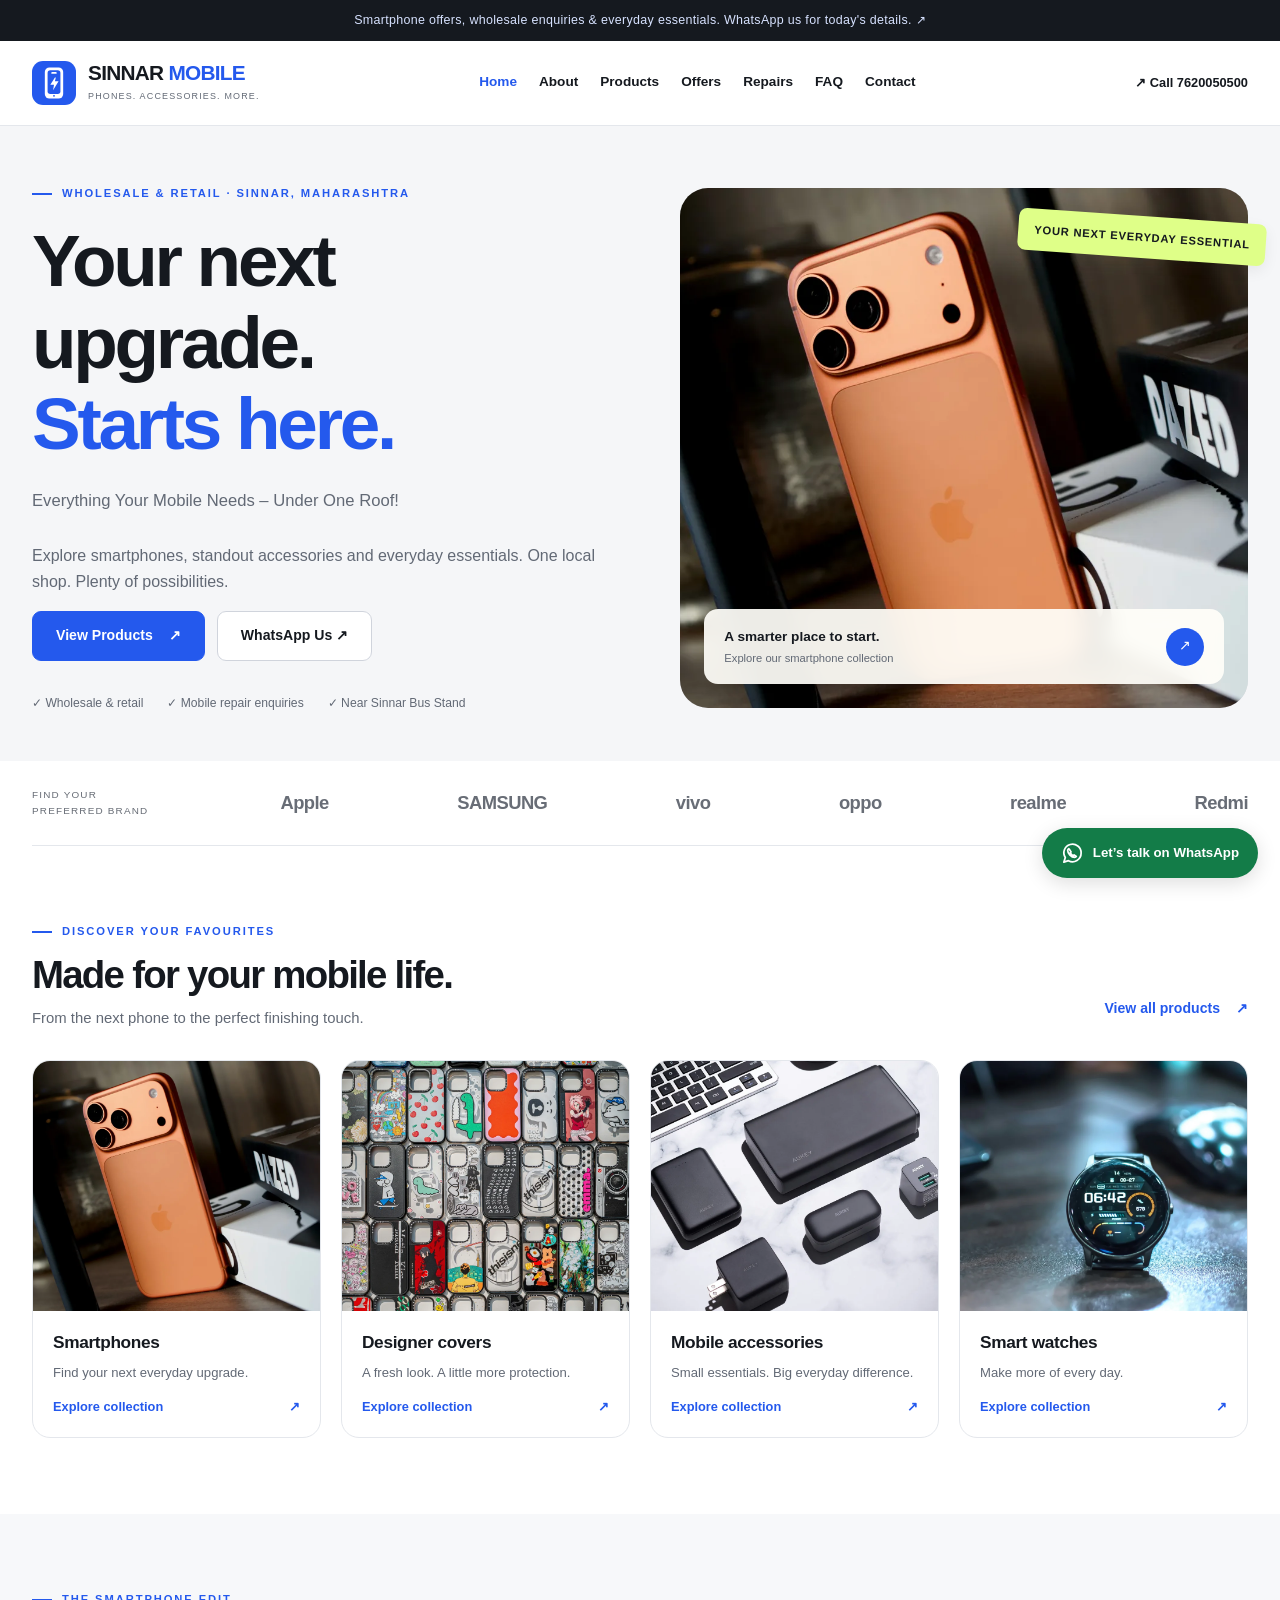
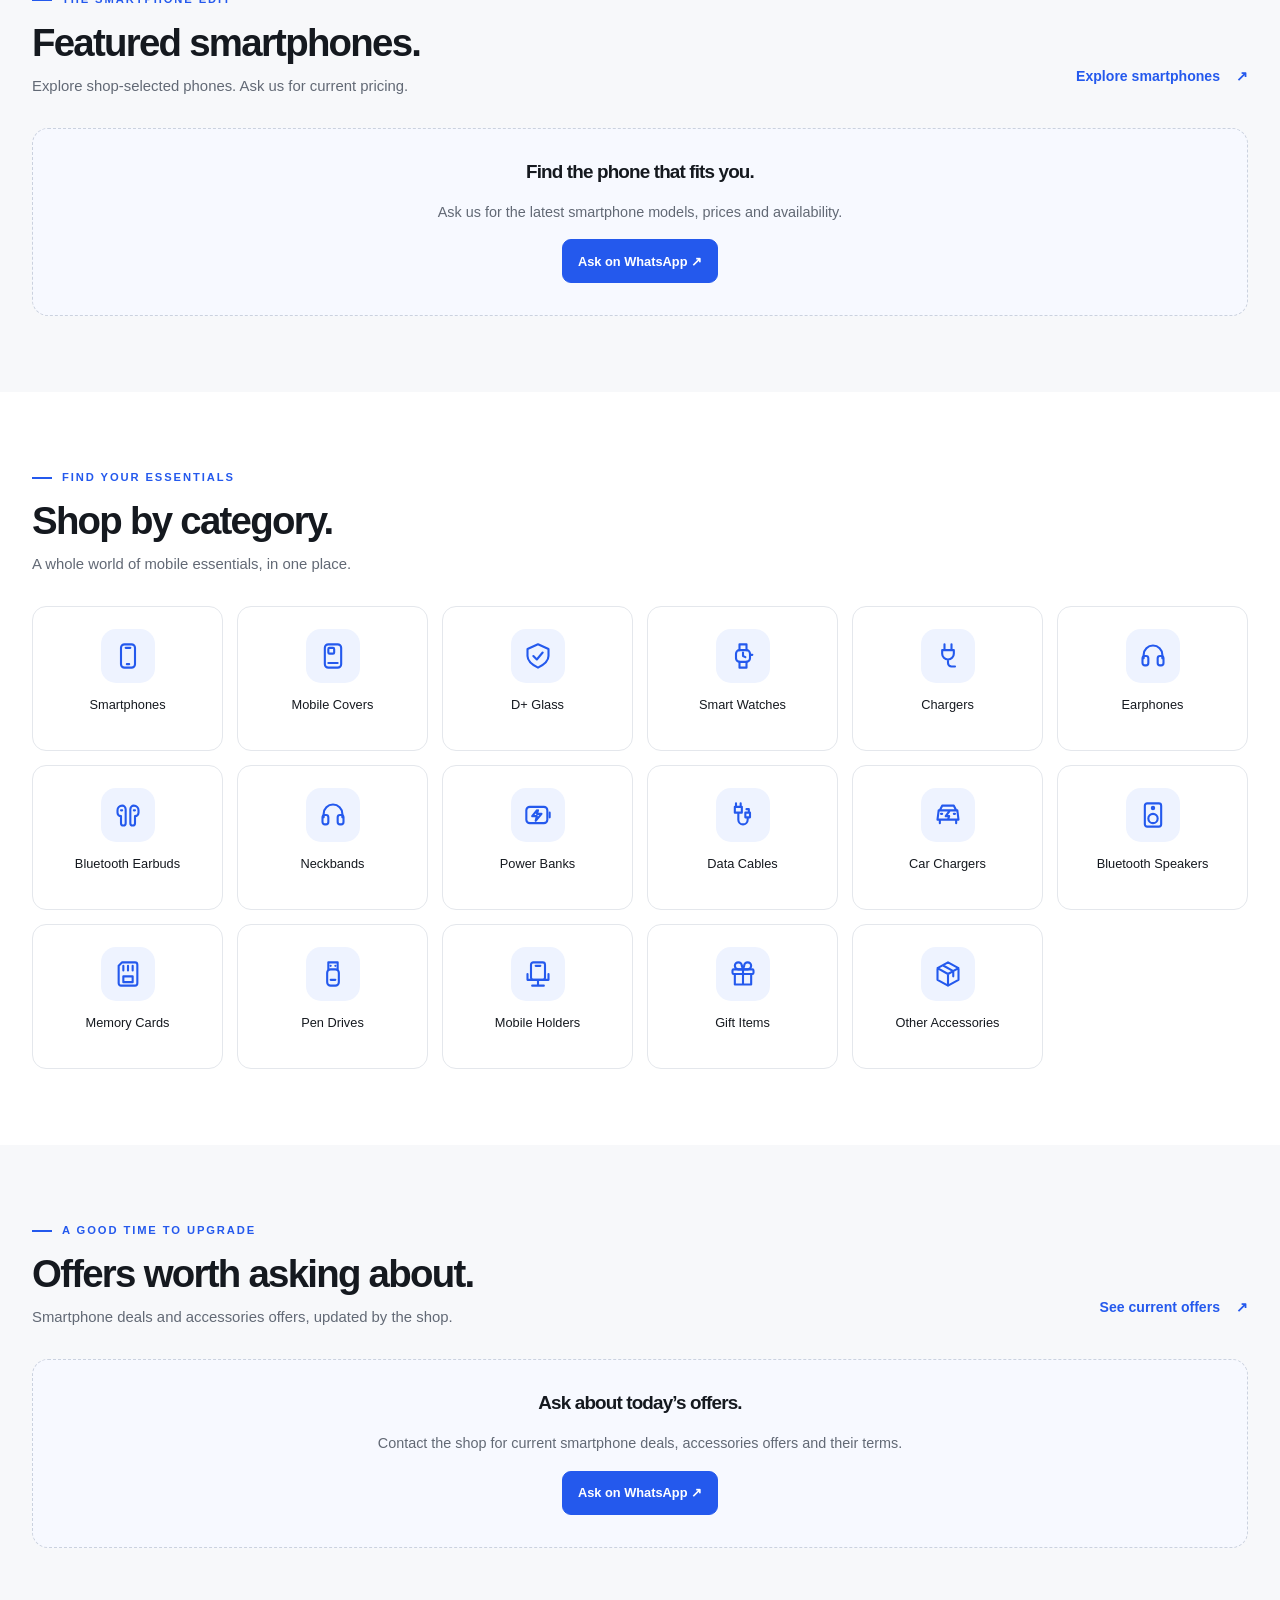
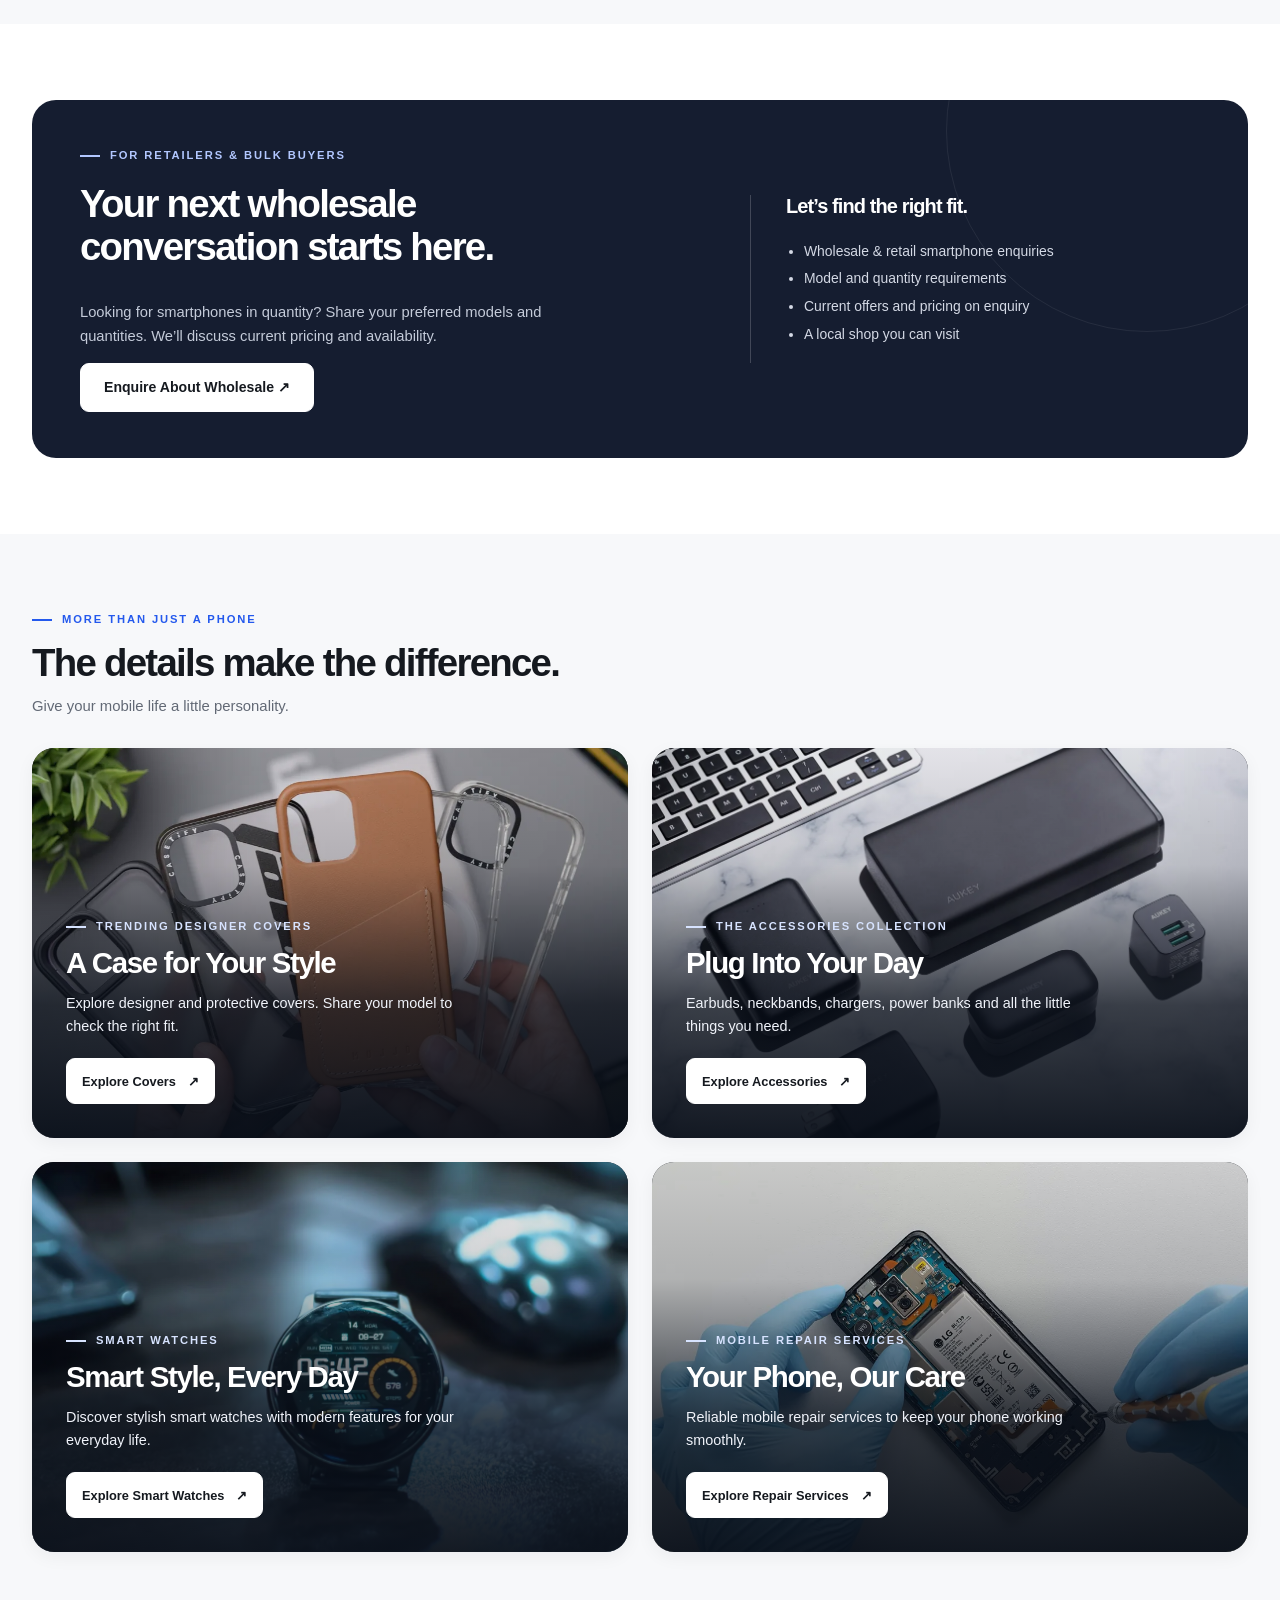
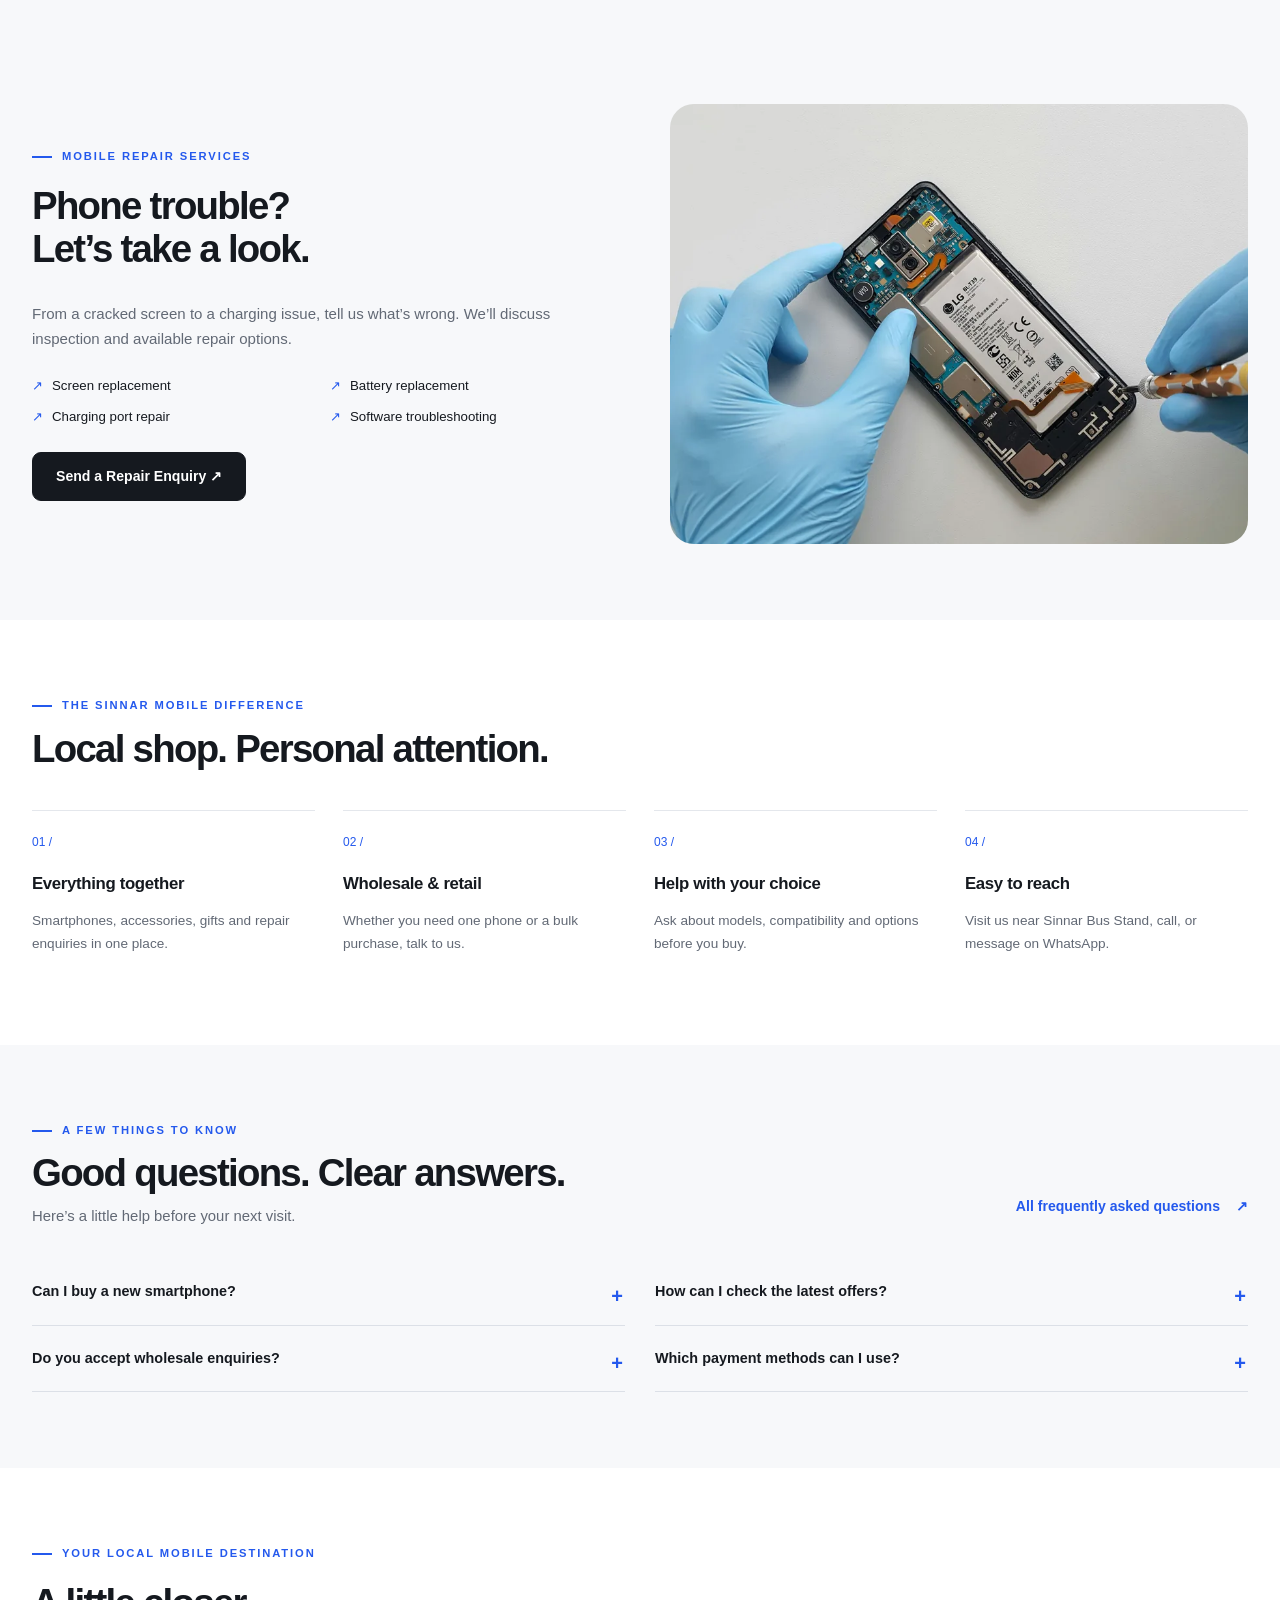
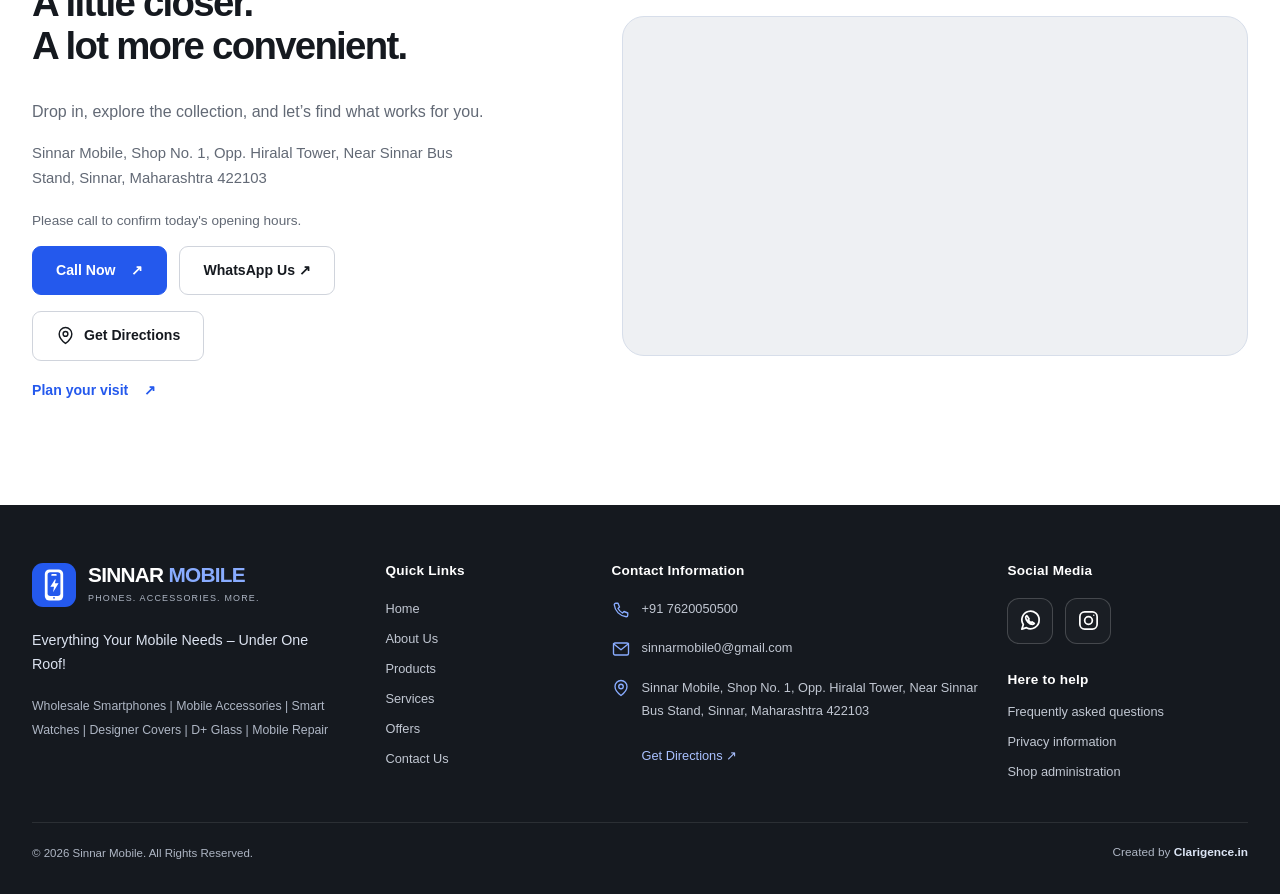
<file: index.html>
<!DOCTYPE html>
<html lang="en"><head><meta charset="utf-8"><meta name="viewport" content="width=device-width, initial-scale=1"><title>Sinnar Mobile | Smartphones, Accessories &amp; Wholesale</title><meta name="description" content="Explore smartphones, wholesale deals, designer covers, smart watches, accessories and mobile repair enquiries at Sinnar Mobile near Sinnar Bus Stand. Call 7620050500."><meta name="theme-color" content="#2459ed"><link rel="canonical" href="https://prashants-07.github.io/Sinnar-Mobile/"><meta property="og:type" content="website"><meta property="og:site_name" content="Sinnar Mobile"><meta property="og:title" content="Sinnar Mobile | Smartphones, Accessories &amp; Wholesale"><meta property="og:description" content="Explore smartphones, wholesale deals, designer covers, smart watches, accessories and mobile repair enquiries at Sinnar Mobile near Sinnar Bus Stand. Call 7620050500."><meta property="og:url" content="https://prashants-07.github.io/Sinnar-Mobile/index.html"><meta property="og:image" content="https://prashants-07.github.io/Sinnar-Mobile/assets/images/iphone1.webp"><meta property="og:locale" content="en_IN"><link rel="icon" href="assets/images/favicon.svg" type="image/svg+xml"><link rel="icon" href="assets/images/favicon-32x32.png" type="image/png" sizes="32x32"><link rel="icon" href="assets/images/favicon-16x16.png" type="image/png" sizes="16x16"><link rel="shortcut icon" href="assets/images/favicon.ico"><link rel="apple-touch-icon" href="assets/images/apple-touch-icon.png" sizes="180x180"><link rel="stylesheet" href="assets/css/style.css"><script src="assets/js/config.js" defer></script><script type="module" src="assets/js/app.js"></script><script type="application/ld+json">{"@context": "https://schema.org", "@type": "Store", "name": "Sinnar Mobile", "url": "https://prashants-07.github.io/Sinnar-Mobile/", "telephone": "+917620050500", "email": "sinnarmobile0@gmail.com", "image": "https://prashants-07.github.io/Sinnar-Mobile/assets/images/shop.webp", "description": "Wholesale and retail mobile shop, smartphones, accessories, gifts and mobile repair enquiries.", "address": {"@type": "PostalAddress", "streetAddress": "Shop No. 1, Opp. Hiralal Tower, Near Sinnar Bus Stand", "addressLocality": "Sinnar", "addressRegion": "Maharashtra", "postalCode": "422103", "addressCountry": "IN"}, "geo": {"@type": "GeoCoordinates", "latitude": 19.8431708, "longitude": 73.9948891}, "hasMap": "https://maps.app.goo.gl/g274oeQUb9x3pte76"}</script></head>
<body><a class="skip-link" href="#main">Skip to content</a><div class="announcement"><a data-wa href="https://wa.me/917620050500"><span data-setting="announcement">Smartphone offers, wholesale enquiries &amp; everyday essentials. WhatsApp us for today’s details.</span> <span aria-hidden="true">↗</span></a></div><header class="site-header"><div class="container nav-row"><a class="brand" href="index.html" aria-label="Sinnar Mobile home"><span class="brand-mark" aria-hidden="true"><img src="assets/images/smartphone-logo.svg" width="48" height="48" alt="" aria-hidden="true"></span><span class="brand-copy"><strong class="brand-name"><span>SINNAR</span> <span class="brand-accent">MOBILE</span></strong><small>Phones. Accessories. More.</small></span></a><button class="menu-toggle" aria-label="Open navigation" aria-expanded="false" aria-controls="main-nav">☰</button><nav class="main-nav" id="main-nav" aria-label="Main navigation"><a href="index.html" aria-current=page>Home</a><a href="about.html" >About</a><a href="products.html" >Products</a><a href="offers.html" >Offers</a><a href="services.html" >Repairs</a><a href="faq.html" >FAQ</a><a href="contact.html" >Contact</a></nav><a class="nav-call" data-phone href="tel:7620050500"><span aria-hidden="true">↗</span> Call 7620050500</a></div></header>
<main id="main"><section class="hero"><div class="container hero-grid"><div class="reveal"><span class="eyebrow">Wholesale &amp; retail · Sinnar, Maharashtra</span><h1>Your next upgrade.<br><em>Starts here.</em></h1><p class="intro" data-setting="tagline">Everything Your Mobile Needs – Under One Roof!</p><p>Explore smartphones, standout accessories and everyday essentials. One local shop. Plenty of possibilities.</p><div class="actions"><a class="btn" href="products.html">View Products <span aria-hidden="true">↗</span></a><a class="btn secondary" data-wa href="https://wa.me/917620050500" target="_blank" rel="noopener noreferrer">WhatsApp Us ↗</a></div><div class="hero-meta"><span>✓ Wholesale &amp; retail</span><span>✓ Mobile repair enquiries</span><span>✓ Near Sinnar Bus Stand</span></div></div><div class="hero-visual reveal"><img src="assets/images/iphone1.webp" alt="Close-up of a smartphone in an orange protective case" width="1200" height="800" class="" loading="eager" fetchpriority=high><span class="hero-sticker">YOUR NEXT EVERYDAY ESSENTIAL</span><a class="image-caption" href="products.html?category=Smartphones"><span><strong>A smarter place to start.</strong><small>Explore our smartphone collection</small></span><span class="circle" aria-hidden="true">↗</span></a></div></div></section>
<div class="container brand-strip" aria-label="Enquire about smartphones from these brands"><small>Find your preferred brand</small><span>Apple</span><span>SAMSUNG</span><span>vivo</span><span>oppo</span><span>realme</span><span>Redmi</span></div>
<section class="section"><div class="container"><div class="section-heading"><div><span class="eyebrow">Discover your favourites</span><h2>Made for your mobile life.</h2><p>From the next phone to the perfect finishing touch.</p></div><a class="text-link" href="products.html">View all products <span aria-hidden="true">↗</span></a></div><div class="collection-grid"><a class="collection-card" href="products.html?category=Smartphones"><div class="photo"><img src="assets/images/iphone1.webp" alt="Smartphone camera and protective case" width="1200" height="800" class="" loading="lazy" ></div><div class="card-body"><h3>Smartphones</h3><p>Find your next everyday upgrade.</p><div class="card-bottom">Explore collection <span aria-hidden="true">↗</span></div></div></a><a class="collection-card" href="products.html?category=Mobile%20Covers"><div class="photo"><img src="assets/images/case1.webp" alt="Collection of designer phone covers" width="1200" height="800" class="" loading="lazy" ></div><div class="card-body"><h3>Designer covers</h3><p>A fresh look. A little more protection.</p><div class="card-bottom">Explore collection <span aria-hidden="true">↗</span></div></div></a><a class="collection-card" href="products.html?category=Other%20Accessories"><div class="photo"><img src="assets/images/Accessories1.webp" alt="Mobile charging and audio accessories" width="1200" height="800" class="" loading="lazy" ></div><div class="card-body"><h3>Mobile accessories</h3><p>Small essentials. Big everyday difference.</p><div class="card-bottom">Explore collection <span aria-hidden="true">↗</span></div></div></a><a class="collection-card" href="products.html?category=Smart%20Watches"><div class="photo"><img src="assets/images/watch1.webp" alt="Smart watches and wearable accessories" width="1200" height="800" class="" loading="lazy" ></div><div class="card-body"><h3>Smart watches</h3><p>Make more of every day.</p><div class="card-bottom">Explore collection <span aria-hidden="true">↗</span></div></div></a></div></div></section>
<section class="section soft"><div class="container"><div class="section-heading"><div><span class="eyebrow">The smartphone edit</span><h2>Featured smartphones.</h2><p>Explore shop-selected phones. Ask us for current pricing.</p></div><a class="text-link" href="products.html?category=Smartphones">Explore smartphones <span aria-hidden="true">↗</span></a></div><div class="collection-grid product-grid" data-featured><div class="status-panel"><h3>Find the phone that fits you.</h3><p>Tell us your preferred brand and budget. We’ll help you explore current models and availability.</p><a class="btn small" data-wa href="https://wa.me/917620050500">Enquire on WhatsApp ↗</a></div></div></div></section>
<section class="section"><div class="container"><div class="section-heading"><div><span class="eyebrow">Find your essentials</span><h2>Shop by category.</h2><p>A whole world of mobile essentials, in one place.</p></div></div><div class="category-grid" data-categories><a class="category-card" href="products.html?category=Smartphones"><span class="category-icon"><svg class="ui-icon" viewBox="0 0 24 24" fill="none" stroke="currentColor" stroke-width="1.8" stroke-linecap="round" stroke-linejoin="round" aria-hidden="true" focusable="false"><rect x="6" y="2" width="12" height="20" rx="3"/><path d="M10 5h4M11 19h2"/></svg></span><span>Smartphones</span></a><a class="category-card" href="products.html?category=Mobile%20Covers"><span class="category-icon"><svg class="ui-icon" viewBox="0 0 24 24" fill="none" stroke="currentColor" stroke-width="1.8" stroke-linecap="round" stroke-linejoin="round" aria-hidden="true" focusable="false"><rect x="5" y="2" width="14" height="20" rx="3"/><rect x="8" y="5" width="5" height="5" rx="1"/><path d="M8 18h8"/></svg></span><span>Mobile Covers</span></a><a class="category-card" href="products.html?category=D%2B%20Glass"><span class="category-icon"><svg class="ui-icon" viewBox="0 0 24 24" fill="none" stroke="currentColor" stroke-width="1.8" stroke-linecap="round" stroke-linejoin="round" aria-hidden="true" focusable="false"><path d="M12 2 3 6v6c0 5 5 8 9 10 4-2 9-5 9-10V6l-9-4Z"/><path d="m8 12 3 3 5-6"/></svg></span><span>D+ Glass</span></a><a class="category-card" href="products.html?category=Smart%20Watches"><span class="category-icon"><svg class="ui-icon" viewBox="0 0 24 24" fill="none" stroke="currentColor" stroke-width="1.8" stroke-linecap="round" stroke-linejoin="round" aria-hidden="true" focusable="false"><path d="M9 7V2h6v5M9 17v5h6v-5"/><rect x="6" y="7" width="12" height="10" rx="3"/><path d="M12 9v3l2 1M18 11h2"/></svg></span><span>Smart Watches</span></a><a class="category-card" href="products.html?category=Chargers"><span class="category-icon"><svg class="ui-icon" viewBox="0 0 24 24" fill="none" stroke="currentColor" stroke-width="1.8" stroke-linecap="round" stroke-linejoin="round" aria-hidden="true" focusable="false"><path d="M9 2v5M15 2v5M7 7h10v3a5 5 0 0 1-10 0V7ZM12 15v3a3 3 0 0 0 3 3h3"/></svg></span><span>Chargers</span></a><a class="category-card" href="products.html?category=Earphones"><span class="category-icon"><svg class="ui-icon" viewBox="0 0 24 24" fill="none" stroke="currentColor" stroke-width="1.8" stroke-linecap="round" stroke-linejoin="round" aria-hidden="true" focusable="false"><path d="M4 14v-3a8 8 0 0 1 16 0v3"/><rect x="3" y="12" width="5" height="8" rx="2"/><rect x="16" y="12" width="5" height="8" rx="2"/></svg></span><span>Earphones</span></a><a class="category-card" href="products.html?category=Bluetooth%20Earbuds"><span class="category-icon"><svg class="ui-icon" viewBox="0 0 24 24" fill="none" stroke="currentColor" stroke-width="1.8" stroke-linecap="round" stroke-linejoin="round" aria-hidden="true" focusable="false"><path d="M7 4a4 4 0 0 0-4 4v2a3 3 0 0 0 3 3v6a2 2 0 0 0 4 0V7a3 3 0 0 0-3-3ZM17 4a4 4 0 0 1 4 4v2a3 3 0 0 1-3 3v6a2 2 0 0 1-4 0V7a3 3 0 0 1 3-3Z"/><path d="M6 8h1M17 8h1"/></svg></span><span>Bluetooth Earbuds</span></a><a class="category-card" href="products.html?category=Neckbands"><span class="category-icon"><svg class="ui-icon" viewBox="0 0 24 24" fill="none" stroke="currentColor" stroke-width="1.8" stroke-linecap="round" stroke-linejoin="round" aria-hidden="true" focusable="false"><path d="M4 14v-3a8 8 0 0 1 16 0v3"/><rect x="3" y="12" width="5" height="8" rx="2"/><rect x="16" y="12" width="5" height="8" rx="2"/></svg></span><span>Neckbands</span></a><a class="category-card" href="products.html?category=Power%20Banks"><span class="category-icon"><svg class="ui-icon" viewBox="0 0 24 24" fill="none" stroke="currentColor" stroke-width="1.8" stroke-linecap="round" stroke-linejoin="round" aria-hidden="true" focusable="false"><rect x="2" y="5" width="18" height="14" rx="3"/><path d="M22 10v4m-11-6-4 5h4l-1 4 5-6h-4l1-3"/></svg></span><span>Power Banks</span></a><a class="category-card" href="products.html?category=Data%20Cables"><span class="category-icon"><svg class="ui-icon" viewBox="0 0 24 24" fill="none" stroke="currentColor" stroke-width="1.8" stroke-linecap="round" stroke-linejoin="round" aria-hidden="true" focusable="false"><path d="M6 2v3M10 2v3M5 5h6v5H5V5ZM8 10v6a4 4 0 0 0 8 0v-2M14 10h4v4h-4zM15 7h2v3"/></svg></span><span>Data Cables</span></a><a class="category-card" href="products.html?category=Car%20Chargers"><span class="category-icon"><svg class="ui-icon" viewBox="0 0 24 24" fill="none" stroke="currentColor" stroke-width="1.8" stroke-linecap="round" stroke-linejoin="round" aria-hidden="true" focusable="false"><path d="m5 8 2-4h10l2 4M4 8h16l1 8H3l1-8ZM5 16v3M19 16v3M6 11h1M17 11h1m-5-2-3 4h3l-1 3"/></svg></span><span>Car Chargers</span></a><a class="category-card" href="products.html?category=Bluetooth%20Speakers"><span class="category-icon"><svg class="ui-icon" viewBox="0 0 24 24" fill="none" stroke="currentColor" stroke-width="1.8" stroke-linecap="round" stroke-linejoin="round" aria-hidden="true" focusable="false"><rect x="5" y="2" width="14" height="20" rx="2"/><circle cx="12" cy="15" r="4"/><circle cx="12" cy="6" r="1"/></svg></span><span>Bluetooth Speakers</span></a><a class="category-card" href="products.html?category=Memory%20Cards"><span class="category-icon"><svg class="ui-icon" viewBox="0 0 24 24" fill="none" stroke="currentColor" stroke-width="1.8" stroke-linecap="round" stroke-linejoin="round" aria-hidden="true" focusable="false"><path d="M7 2h11a2 2 0 0 1 2 2v16a2 2 0 0 1-2 2H6a2 2 0 0 1-2-2V5l3-3Z"/><path d="M8 5v4M12 5v4M16 5v4M8 14h8v5H8z"/></svg></span><span>Memory Cards</span></a><a class="category-card" href="products.html?category=Pen%20Drives"><span class="category-icon"><svg class="ui-icon" viewBox="0 0 24 24" fill="none" stroke="currentColor" stroke-width="1.8" stroke-linecap="round" stroke-linejoin="round" aria-hidden="true" focusable="false"><rect x="7" y="8" width="10" height="14" rx="3"/><path d="M8 8V2h8v6M10 5h.01M14 5h.01M10 17h4"/></svg></span><span>Pen Drives</span></a><a class="category-card" href="products.html?category=Mobile%20Holders"><span class="category-icon"><svg class="ui-icon" viewBox="0 0 24 24" fill="none" stroke="currentColor" stroke-width="1.8" stroke-linecap="round" stroke-linejoin="round" aria-hidden="true" focusable="false"><rect x="6" y="2" width="12" height="15" rx="2"/><path d="M3 12v5h18v-5M12 17v5M7 22h10M10 5h4"/></svg></span><span>Mobile Holders</span></a><a class="category-card" href="products.html?category=Gift%20Items"><span class="category-icon"><svg class="ui-icon" viewBox="0 0 24 24" fill="none" stroke="currentColor" stroke-width="1.8" stroke-linecap="round" stroke-linejoin="round" aria-hidden="true" focusable="false"><rect x="3" y="8" width="18" height="4" rx="1"/><path d="M5 12v9h14v-9M12 8v13M12 8H8a3 3 0 1 1 3-3l1 3Zm0 0h4a3 3 0 1 0-3-3l-1 3Z"/></svg></span><span>Gift Items</span></a><a class="category-card" href="products.html?category=Other%20Accessories"><span class="category-icon"><svg class="ui-icon" viewBox="0 0 24 24" fill="none" stroke="currentColor" stroke-width="1.8" stroke-linecap="round" stroke-linejoin="round" aria-hidden="true" focusable="false"><path d="m12 2 9 5v10l-9 5-9-5V7l9-5ZM3 7l9 5 9-5M12 12v10M7.5 4.5l9 5V14"/></svg></span><span>Other Accessories</span></a></div></div></section>
<section class="section soft"><div class="container"><div class="section-heading"><div><span class="eyebrow">A good time to upgrade</span><h2>Offers worth asking about.</h2><p>Smartphone deals and accessories offers, updated by the shop.</p></div><a class="text-link" href="offers.html">See current offers <span aria-hidden="true">↗</span></a></div><div class="collection-grid" data-offers="preview"><div class="status-panel"><h3>Ask about today’s offers.</h3><p>Message us for current smartphone deals, accessories offers and their terms.</p><a class="btn small" data-wa href="https://wa.me/917620050500">Check Today’s Offers ↗</a></div></div><div class="collection-grid" data-banners></div></div></section>
<section class="section"><div class="container"><div class="feature-banner"><div><span class="eyebrow">For retailers &amp; bulk buyers</span><h2>Your next wholesale conversation starts here.</h2><p>Looking for smartphones in quantity? Share your preferred models and quantities. We’ll discuss current pricing and availability.</p><a class="btn light" href="https://wa.me/917620050500?text=Hello%20Sinnar%20Mobile%2C%20I%20would%20like%20to%20enquire%20about%20wholesale%20smartphones." target="_blank" rel="noopener noreferrer">Enquire About Wholesale ↗</a></div><div class="banner-side"><h3>Let’s find the right fit.</h3><ul><li>Wholesale &amp; retail smartphone enquiries</li><li>Model and quantity requirements</li><li>Current offers and pricing on enquiry</li><li>A local shop you can visit</li></ul></div></div></div></section>
<section class="section soft" id="mobile-life"><div class="container"><div class="section-heading"><div><span class="eyebrow">More than just a phone</span><h2>The details make the difference.</h2><p>Give your mobile life a little personality.</p></div></div><div class="editorial-grid">
<article class="editorial-card editorial-card--covers"><img src="assets/images/covers.webp" alt="Designer mobile covers in the shop" width="1200" height="800" class="editorial-image" loading="lazy" ><div class="editorial-copy"><span class="eyebrow">Trending designer covers</span><h3>A Case for Your Style</h3><p>Explore designer and protective covers. Share your model to check the right fit.</p><a class="btn light small" href="products.html?category=Mobile%20Covers">Explore Covers<span aria-hidden="true">↗</span></a></div></article>
<article class="editorial-card editorial-card--accessories"><img src="assets/images/Accessories1.webp" alt="A collection of mobile charging and audio accessories" width="1200" height="800" class="editorial-image" loading="lazy" ><div class="editorial-copy"><span class="eyebrow">The accessories collection</span><h3>Plug Into Your Day</h3><p>Earbuds, neckbands, chargers, power banks and all the little things you need.</p><a class="btn light small" href="products.html">Explore Accessories<span aria-hidden="true">↗</span></a></div></article>
<article class="editorial-card editorial-card--watch"><img src="assets/images/watch1.webp" alt="Round smart watch with an illuminated digital display" width="1200" height="800" class="editorial-image" loading="lazy" ><div class="editorial-copy"><span class="eyebrow">Smart watches</span><h3>Smart Style, Every Day</h3><p>Discover stylish smart watches with modern features for your everyday life.</p><a class="btn light small" href="products.html?category=Smart%20Watches">Explore Smart Watches<span aria-hidden="true">↗</span></a></div></article>
<article class="editorial-card editorial-card--repair"><img src="assets/images/reaparing.webp" alt="Technician wearing protective gloves repairing an opened smartphone with a precision screwdriver" width="1200" height="800" class="editorial-image" loading="lazy" ><div class="editorial-copy"><span class="eyebrow">Mobile repair services</span><h3>Your Phone, Our Care</h3><p>Reliable mobile repair services to keep your phone working smoothly.</p><a class="btn light small" href="services.html">Explore Repair Services<span aria-hidden="true">↗</span></a></div></article>
</div></div></section>
<section class="section soft"><div class="container split"><div class="split-copy"><span class="eyebrow">Mobile repair services</span><h2>Phone trouble?<br>Let’s take a look.</h2><p>From a cracked screen to a charging issue, tell us what’s wrong. We’ll discuss inspection and available repair options.</p><ul class="service-list"><li>Screen replacement</li><li>Battery replacement</li><li>Charging port repair</li><li>Software troubleshooting</li></ul><a class="btn dark" href="services.html">Send a Repair Enquiry ↗</a></div><img src="assets/images/reaparing.webp" alt="Mobile phone repair work" width="1200" height="800" class="" loading="lazy" ></div></section>
<section class="section"><div class="container"><div class="section-heading"><div><span class="eyebrow">The Sinnar Mobile difference</span><h2>Local shop. Personal attention.</h2><p></p></div></div><div class="benefits"><article class="benefit"><span class="number">01 /</span><h3>Everything together</h3><p>Smartphones, accessories, gifts and repair enquiries in one place.</p></article><article class="benefit"><span class="number">02 /</span><h3>Wholesale & retail</h3><p>Whether you need one phone or a bulk purchase, talk to us.</p></article><article class="benefit"><span class="number">03 /</span><h3>Help with your choice</h3><p>Ask about models, compatibility and options before you buy.</p></article><article class="benefit"><span class="number">04 /</span><h3>Easy to reach</h3><p>Visit us near Sinnar Bus Stand, call, or message on WhatsApp.</p></article></div></div></section>
<section class="section soft"><div class="container"><div class="section-heading"><div><span class="eyebrow">A few things to know</span><h2>Good questions. Clear answers.</h2><p>Here’s a little help before your next visit.</p></div><a class="text-link" href="faq.html">All frequently asked questions <span aria-hidden="true">↗</span></a></div><div class="faq-grid" data-faqs="preview"><div class="faq-column"><details class="faq-item"><summary>Can I buy a new smartphone?</summary><p>Yes. We deal in smartphones for retail and wholesale buyers. Contact us for current models, prices and availability.</p></details><details class="faq-item"><summary>Do you accept wholesale enquiries?</summary><p>Yes. Share the models and quantities you need on WhatsApp and we will discuss your requirements.</p></details></div><div class="faq-column"><details class="faq-item"><summary>How can I check the latest offers?</summary><p>Visit our Offers page or message us on WhatsApp. Prices and offer terms are confirmed by the shop.</p></details><details class="faq-item"><summary>Which payment methods can I use?</summary><p>Please contact the shop to confirm currently accepted payment methods before your visit.</p></details></div></div></div></section><section class="section" id="location"><div class="container visit"><div><span class="eyebrow">Your local mobile destination</span><h2>A little closer.<br>A lot more convenient.</h2><p>Drop in, explore the collection, and let’s find what works for you.</p><address data-setting="address">Sinnar Mobile, Shop No. 1, Opp. Hiralal Tower, Near Sinnar Bus Stand, Sinnar, Maharashtra 422103</address><p class="hours" data-setting="businessHours">Please call to confirm today’s opening hours.</p><div class="actions"><a class="btn" data-phone href="tel:7620050500">Call Now <span aria-hidden="true">↗</span></a><a class="btn secondary" data-wa href="https://wa.me/917620050500" target="_blank" rel="noopener noreferrer">WhatsApp Us ↗</a></div><div class="visit-directions"><a class="btn secondary directions-btn" data-directions href="https://maps.app.goo.gl/g274oeQUb9x3pte76" target="_blank" rel="noopener noreferrer"><svg class="ui-icon" viewBox="0 0 24 24" fill="none" stroke="currentColor" stroke-width="1.8" stroke-linecap="round" stroke-linejoin="round" aria-hidden="true" focusable="false"><path d="M20 10c0 6-8 12-8 12S4 16 4 10a8 8 0 1 1 16 0Z"/><circle cx="12" cy="10" r="3"/></svg>Get Directions</a></div><p><a class="text-link" href="contact.html">Plan your visit <span aria-hidden="true">↗</span></a></p></div><iframe class="map" title="Exact Sinnar Mobile shop location shared by the owner" loading="lazy" referrerpolicy="no-referrer-when-downgrade" src="https://maps.google.com/maps?q=19.8431708,73.9948891&amp;z=18&amp;output=embed"></iframe></div></section></main><footer class="site-footer"><div class="container"><div class="footer-grid">
<div class="footer-brand"><a class="brand" href="index.html" aria-label="Sinnar Mobile home"><span class="brand-mark" aria-hidden="true"><img src="assets/images/smartphone-logo.svg" width="48" height="48" alt="" aria-hidden="true"></span><span class="brand-copy"><strong class="brand-name"><span>SINNAR</span> <span class="brand-accent">MOBILE</span></strong><small>Phones. Accessories. More.</small></span></a><p class="footer-tagline">Everything Your Mobile Needs – Under One Roof!</p><p class="footer-range">Wholesale Smartphones | Mobile Accessories | Smart Watches | Designer Covers | D+ Glass | Mobile Repair</p></div>
<div><h3>Quick Links</h3><nav class="footer-links" aria-label="Footer quick links"><a href="index.html">Home</a><a href="about.html">About Us</a><a href="products.html">Products</a><a href="services.html">Services</a><a href="offers.html">Offers</a><a href="contact.html">Contact Us</a></nav></div>
<div><h3>Contact Information</h3><div class="footer-links footer-contact-links"><a class="footer-contact" data-phone href="tel:7620050500"><svg class="ui-icon" viewBox="0 0 24 24" fill="none" stroke="currentColor" stroke-width="1.8" stroke-linecap="round" stroke-linejoin="round" aria-hidden="true" focusable="false"><path d="M5 3h3l2 5-2 2a16 16 0 0 0 6 6l2-2 5 2v3a2 2 0 0 1-2 2A18 18 0 0 1 3 5a2 2 0 0 1 2-2Z"/></svg><span>+91 <span data-setting="phone">7620050500</span></span></a><a class="footer-contact" data-email href="mailto:sinnarmobile0@gmail.com"><svg class="ui-icon" viewBox="0 0 24 24" fill="none" stroke="currentColor" stroke-width="1.8" stroke-linecap="round" stroke-linejoin="round" aria-hidden="true" focusable="false"><rect x="2" y="4" width="20" height="16" rx="2"/><path d="m2 5 10 8L22 5"/></svg><span data-setting="email">sinnarmobile0@gmail.com</span></a><div class="footer-contact"><svg class="ui-icon" viewBox="0 0 24 24" fill="none" stroke="currentColor" stroke-width="1.8" stroke-linecap="round" stroke-linejoin="round" aria-hidden="true" focusable="false"><path d="M20 10c0 6-8 12-8 12S4 16 4 10a8 8 0 1 1 16 0Z"/><circle cx="12" cy="10" r="3"/></svg><address data-setting="address">Sinnar Mobile, Shop No. 1, Opp. Hiralal Tower, Near Sinnar Bus Stand, Sinnar, Maharashtra 422103</address></div><a class="footer-directions" data-directions href="https://maps.app.goo.gl/g274oeQUb9x3pte76" target="_blank" rel="noopener noreferrer">Get Directions ↗</a></div></div>
<div><h3>Social Media</h3><div class="footer-socials"><a class="social-link" data-wa href="https://wa.me/917620050500" target="_blank" rel="noopener noreferrer" aria-label="Chat with Sinnar Mobile on WhatsApp"><svg class="ui-icon" viewBox="0 0 24 24" fill="none" stroke="currentColor" stroke-width="1.8" stroke-linecap="round" stroke-linejoin="round" aria-hidden="true" focusable="false"><path d="M21 11.5a9 9 0 0 1-13.2 8L3 21l1.5-4.8A9 9 0 1 1 21 11.5Z"/><path d="M8 7c-.6.3-1 1-1 1.8 0 3.3 3.8 7.2 7.2 7.2.8 0 1.5-.4 1.8-1l-2.3-1.5-1 1a10 10 0 0 1-3.2-3.2l1-1L9 8l-1-1Z"/></svg></a><a class="social-link" data-instagram target="_blank" rel="noopener noreferrer" aria-label="Visit Sinnar Mobile on Instagram" hidden><svg class="ui-icon" viewBox="0 0 24 24" fill="none" stroke="currentColor" stroke-width="1.8" stroke-linecap="round" stroke-linejoin="round" aria-hidden="true" focusable="false"><rect x="3" y="3" width="18" height="18" rx="5"/><circle cx="12" cy="12" r="4"/><circle cx="17.5" cy="6.5" r=".75" fill="currentColor" stroke="none"/></svg></a><span class="social-link social-pending" data-instagram-pending role="img" aria-label="Instagram profile not yet available" title="Instagram profile coming soon"><svg class="ui-icon" viewBox="0 0 24 24" fill="none" stroke="currentColor" stroke-width="1.8" stroke-linecap="round" stroke-linejoin="round" aria-hidden="true" focusable="false"><rect x="3" y="3" width="18" height="18" rx="5"/><circle cx="12" cy="12" r="4"/><circle cx="17.5" cy="6.5" r=".75" fill="currentColor" stroke="none"/></svg></span></div><h3 class="footer-help-title">Here to help</h3><nav class="footer-links" aria-label="Footer help links"><a href="faq.html">Frequently asked questions</a><a href="privacy.html">Privacy information</a><a href="admin/" data-admin>Shop administration</a></nav></div>
</div><div class="footer-bottom"><span>© 2026 Sinnar Mobile. All Rights Reserved.</span><span class="developer-credit">Created by <a href="https://clarigence.in/" target="_blank" rel="noopener noreferrer">Clarigence.in</a></span></div></div></footer><a class="whatsapp-float" data-wa href="https://wa.me/917620050500" target="_blank" rel="noopener noreferrer" aria-label="Chat with Sinnar Mobile on WhatsApp"><svg class="ui-icon" viewBox="0 0 24 24" fill="none" stroke="currentColor" stroke-width="1.8" stroke-linecap="round" stroke-linejoin="round" aria-hidden="true" focusable="false"><path d="M21 11.5a9 9 0 0 1-13.2 8L3 21l1.5-4.8A9 9 0 1 1 21 11.5Z"/><path d="M8 7c-.6.3-1 1-1 1.8 0 3.3 3.8 7.2 7.2 7.2.8 0 1.5-.4 1.8-1l-2.3-1.5-1 1a10 10 0 0 1-3.2-3.2l1-1L9 8l-1-1Z"/></svg><span>Let’s talk on WhatsApp</span></a></body></html>
</file>
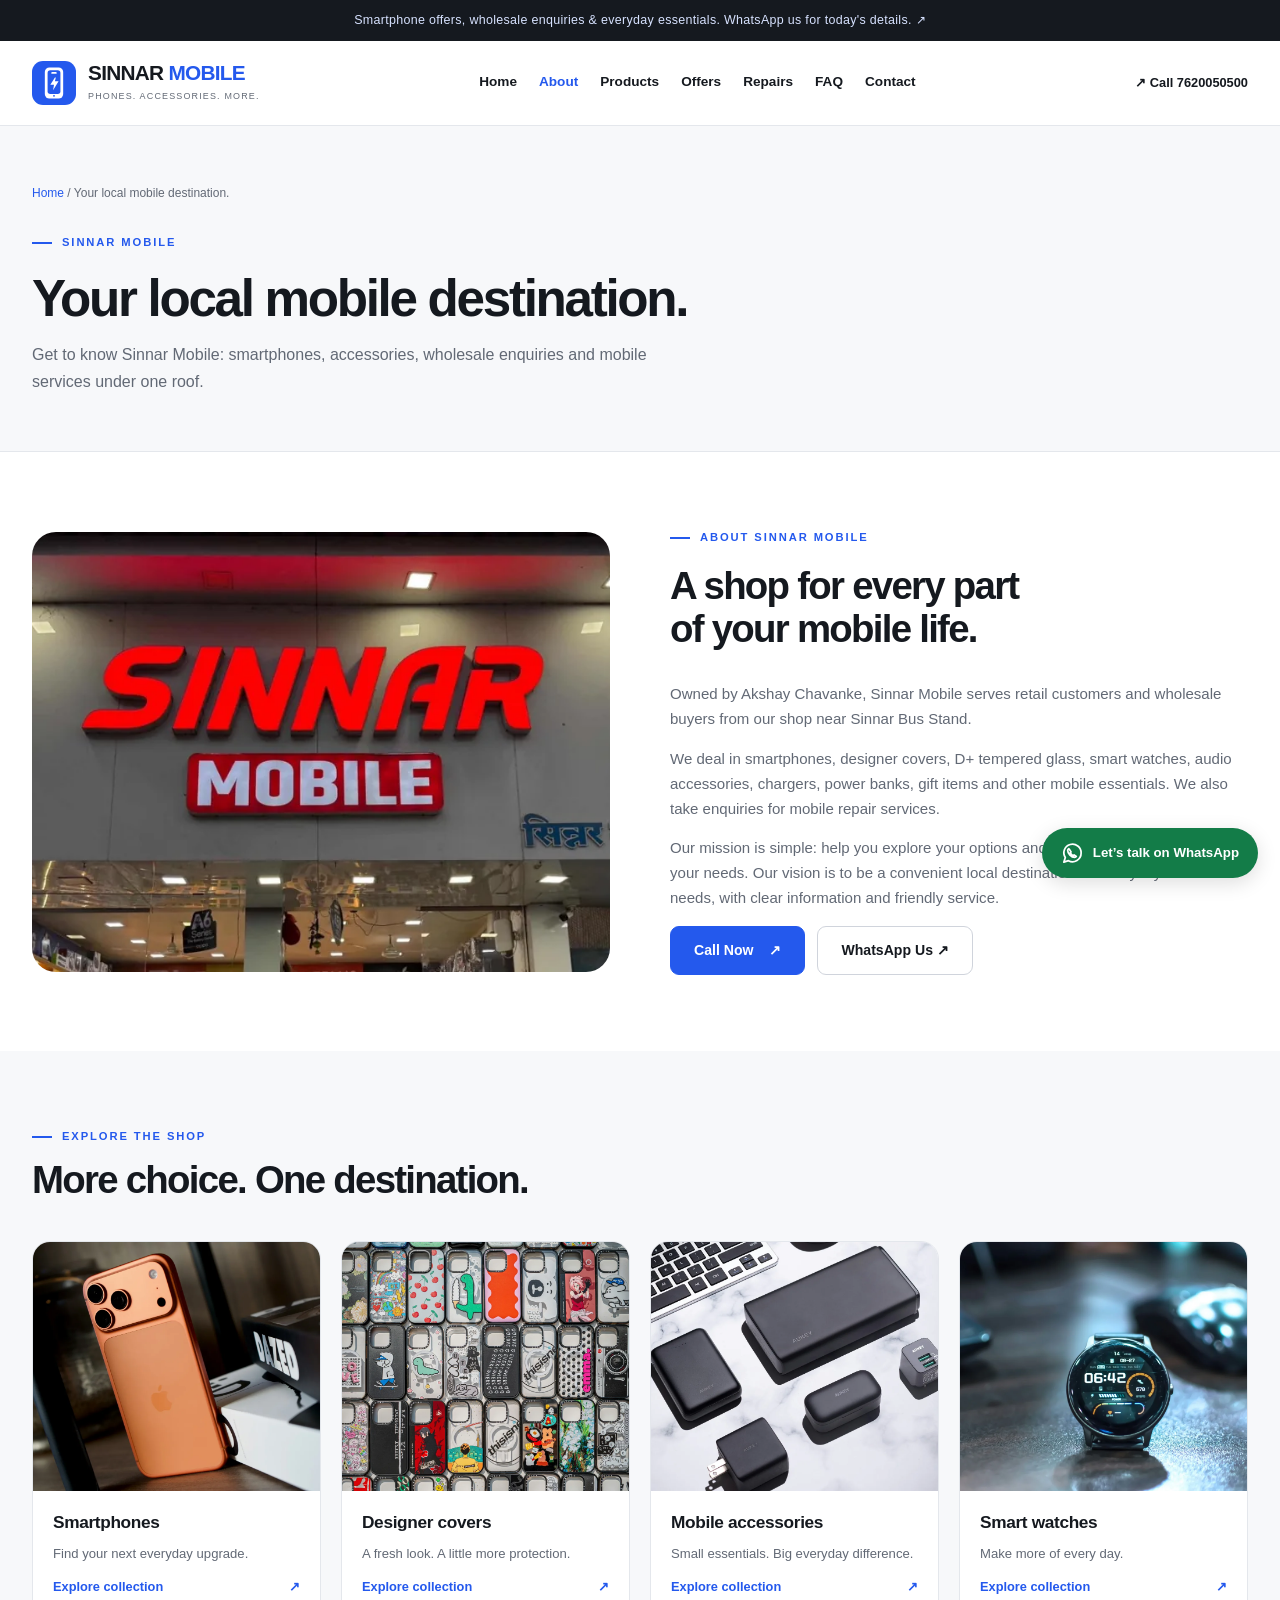
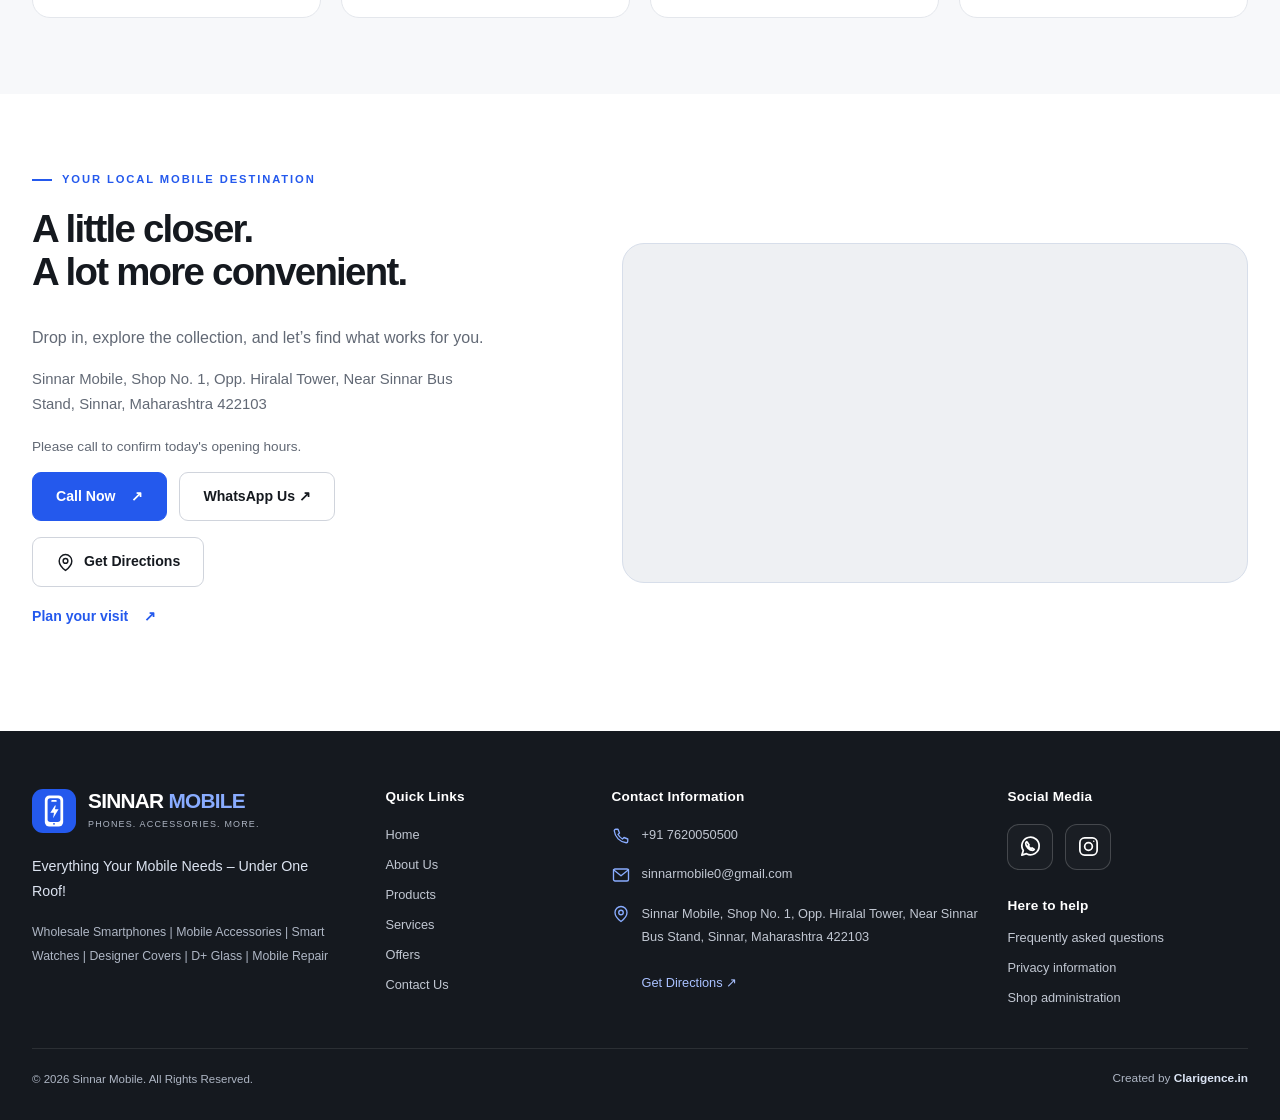
<file: about.html>
<!DOCTYPE html>
<html lang="en"><head><meta charset="utf-8"><meta name="viewport" content="width=device-width, initial-scale=1"><title>About Us | Sinnar Mobile</title><meta name="description" content="Meet Sinnar Mobile, owned by Akshay Chavanke. A local wholesale and retail shop for smartphones, accessories, gifts and repair enquiries in Sinnar."><meta name="theme-color" content="#2459ed"><link rel="canonical" href="https://prashants-07.github.io/Sinnar-Mobile/about.html"><meta property="og:type" content="website"><meta property="og:site_name" content="Sinnar Mobile"><meta property="og:title" content="About Us | Sinnar Mobile"><meta property="og:description" content="Meet Sinnar Mobile, owned by Akshay Chavanke. A local wholesale and retail shop for smartphones, accessories, gifts and repair enquiries in Sinnar."><meta property="og:url" content="https://prashants-07.github.io/Sinnar-Mobile/about.html"><meta property="og:image" content="https://prashants-07.github.io/Sinnar-Mobile/assets/images/iphone1.webp"><meta property="og:locale" content="en_IN"><link rel="icon" href="assets/images/favicon.svg" type="image/svg+xml"><link rel="icon" href="assets/images/favicon-32x32.png" type="image/png" sizes="32x32"><link rel="icon" href="assets/images/favicon-16x16.png" type="image/png" sizes="16x16"><link rel="shortcut icon" href="assets/images/favicon.ico"><link rel="apple-touch-icon" href="assets/images/apple-touch-icon.png" sizes="180x180"><link rel="stylesheet" href="assets/css/style.css"><script src="assets/js/config.js" defer></script><script type="module" src="assets/js/app.js"></script><script type="application/ld+json">{"@context": "https://schema.org", "@type": "Store", "name": "Sinnar Mobile", "url": "https://prashants-07.github.io/Sinnar-Mobile/", "telephone": "+917620050500", "email": "sinnarmobile0@gmail.com", "image": "https://prashants-07.github.io/Sinnar-Mobile/assets/images/shop.webp", "description": "Wholesale and retail mobile shop, smartphones, accessories, gifts and mobile repair enquiries.", "address": {"@type": "PostalAddress", "streetAddress": "Shop No. 1, Opp. Hiralal Tower, Near Sinnar Bus Stand", "addressLocality": "Sinnar", "addressRegion": "Maharashtra", "postalCode": "422103", "addressCountry": "IN"}, "geo": {"@type": "GeoCoordinates", "latitude": 19.8431708, "longitude": 73.9948891}, "hasMap": "https://maps.app.goo.gl/g274oeQUb9x3pte76"}</script></head>
<body><a class="skip-link" href="#main">Skip to content</a><div class="announcement"><a data-wa href="https://wa.me/917620050500"><span data-setting="announcement">Smartphone offers, wholesale enquiries &amp; everyday essentials. WhatsApp us for today’s details.</span> <span aria-hidden="true">↗</span></a></div><header class="site-header"><div class="container nav-row"><a class="brand" href="index.html" aria-label="Sinnar Mobile home"><span class="brand-mark" aria-hidden="true"><img src="assets/images/smartphone-logo.svg" width="48" height="48" alt="" aria-hidden="true"></span><span class="brand-copy"><strong class="brand-name"><span>SINNAR</span> <span class="brand-accent">MOBILE</span></strong><small>Phones. Accessories. More.</small></span></a><button class="menu-toggle" aria-label="Open navigation" aria-expanded="false" aria-controls="main-nav">☰</button><nav class="main-nav" id="main-nav" aria-label="Main navigation"><a href="index.html" >Home</a><a href="about.html" aria-current=page>About</a><a href="products.html" >Products</a><a href="offers.html" >Offers</a><a href="services.html" >Repairs</a><a href="faq.html" >FAQ</a><a href="contact.html" >Contact</a></nav><a class="nav-call" data-phone href="tel:7620050500"><span aria-hidden="true">↗</span> Call 7620050500</a></div></header>
<main id="main"><section class="page-intro"><div class="container"><div class="breadcrumbs"><a href="index.html">Home</a> / Your local mobile destination.</div><span class="eyebrow">Sinnar Mobile</span><h1>Your local mobile destination.</h1><p>Get to know Sinnar Mobile: smartphones, accessories, wholesale enquiries and mobile services under one roof.</p></div></section><section class="section"><div class="container split"><img src="assets/images/shop.webp" alt="Existing Sinnar Mobile shop photograph" width="1200" height="800" class="" loading="lazy" ><div class="split-copy"><span class="eyebrow">About Sinnar Mobile</span><h2>A shop for every part<br>of your mobile life.</h2><p>Owned by Akshay Chavanke, Sinnar Mobile serves retail customers and wholesale buyers from our shop near Sinnar Bus Stand.</p><p>We deal in smartphones, designer covers, D+ tempered glass, smart watches, audio accessories, chargers, power banks, gift items and other mobile essentials. We also take enquiries for mobile repair services.</p><p>Our mission is simple: help you explore your options and choose products that suit your needs. Our vision is to be a convenient local destination for everyday mobile needs, with clear information and friendly service.</p><div class="actions"><a class="btn" data-phone href="tel:7620050500">Call Now <span aria-hidden="true">↗</span></a><a class="btn secondary" data-wa href="https://wa.me/917620050500" target="_blank" rel="noopener noreferrer">WhatsApp Us ↗</a></div></div></div></section><section class="section soft"><div class="container"><div class="section-heading"><div><span class="eyebrow">Explore the shop</span><h2>More choice. One destination.</h2><p></p></div></div><div class="collection-grid"><a class="collection-card" href="products.html?category=Smartphones"><div class="photo"><img src="assets/images/iphone1.webp" alt="Smartphone camera and protective case" width="1200" height="800" class="" loading="lazy" ></div><div class="card-body"><h3>Smartphones</h3><p>Find your next everyday upgrade.</p><div class="card-bottom">Explore collection <span aria-hidden="true">↗</span></div></div></a><a class="collection-card" href="products.html?category=Mobile%20Covers"><div class="photo"><img src="assets/images/case1.webp" alt="Collection of designer phone covers" width="1200" height="800" class="" loading="lazy" ></div><div class="card-body"><h3>Designer covers</h3><p>A fresh look. A little more protection.</p><div class="card-bottom">Explore collection <span aria-hidden="true">↗</span></div></div></a><a class="collection-card" href="products.html?category=Other%20Accessories"><div class="photo"><img src="assets/images/Accessories1.webp" alt="Mobile charging and audio accessories" width="1200" height="800" class="" loading="lazy" ></div><div class="card-body"><h3>Mobile accessories</h3><p>Small essentials. Big everyday difference.</p><div class="card-bottom">Explore collection <span aria-hidden="true">↗</span></div></div></a><a class="collection-card" href="products.html?category=Smart%20Watches"><div class="photo"><img src="assets/images/watch1.webp" alt="Smart watches and wearable accessories" width="1200" height="800" class="" loading="lazy" ></div><div class="card-body"><h3>Smart watches</h3><p>Make more of every day.</p><div class="card-bottom">Explore collection <span aria-hidden="true">↗</span></div></div></a></div></div></section><section class="section" id="location"><div class="container visit"><div><span class="eyebrow">Your local mobile destination</span><h2>A little closer.<br>A lot more convenient.</h2><p>Drop in, explore the collection, and let’s find what works for you.</p><address data-setting="address">Sinnar Mobile, Shop No. 1, Opp. Hiralal Tower, Near Sinnar Bus Stand, Sinnar, Maharashtra 422103</address><p class="hours" data-setting="businessHours">Please call to confirm today’s opening hours.</p><div class="actions"><a class="btn" data-phone href="tel:7620050500">Call Now <span aria-hidden="true">↗</span></a><a class="btn secondary" data-wa href="https://wa.me/917620050500" target="_blank" rel="noopener noreferrer">WhatsApp Us ↗</a></div><div class="visit-directions"><a class="btn secondary directions-btn" data-directions href="https://maps.app.goo.gl/g274oeQUb9x3pte76" target="_blank" rel="noopener noreferrer"><svg class="ui-icon" viewBox="0 0 24 24" fill="none" stroke="currentColor" stroke-width="1.8" stroke-linecap="round" stroke-linejoin="round" aria-hidden="true" focusable="false"><path d="M20 10c0 6-8 12-8 12S4 16 4 10a8 8 0 1 1 16 0Z"/><circle cx="12" cy="10" r="3"/></svg>Get Directions</a></div><p><a class="text-link" href="contact.html">Plan your visit <span aria-hidden="true">↗</span></a></p></div><iframe class="map" title="Exact Sinnar Mobile shop location shared by the owner" loading="lazy" referrerpolicy="no-referrer-when-downgrade" src="https://maps.google.com/maps?q=19.8431708,73.9948891&amp;z=18&amp;output=embed"></iframe></div></section></main><footer class="site-footer"><div class="container"><div class="footer-grid">
<div class="footer-brand"><a class="brand" href="index.html" aria-label="Sinnar Mobile home"><span class="brand-mark" aria-hidden="true"><img src="assets/images/smartphone-logo.svg" width="48" height="48" alt="" aria-hidden="true"></span><span class="brand-copy"><strong class="brand-name"><span>SINNAR</span> <span class="brand-accent">MOBILE</span></strong><small>Phones. Accessories. More.</small></span></a><p class="footer-tagline">Everything Your Mobile Needs – Under One Roof!</p><p class="footer-range">Wholesale Smartphones | Mobile Accessories | Smart Watches | Designer Covers | D+ Glass | Mobile Repair</p></div>
<div><h3>Quick Links</h3><nav class="footer-links" aria-label="Footer quick links"><a href="index.html">Home</a><a href="about.html">About Us</a><a href="products.html">Products</a><a href="services.html">Services</a><a href="offers.html">Offers</a><a href="contact.html">Contact Us</a></nav></div>
<div><h3>Contact Information</h3><div class="footer-links footer-contact-links"><a class="footer-contact" data-phone href="tel:7620050500"><svg class="ui-icon" viewBox="0 0 24 24" fill="none" stroke="currentColor" stroke-width="1.8" stroke-linecap="round" stroke-linejoin="round" aria-hidden="true" focusable="false"><path d="M5 3h3l2 5-2 2a16 16 0 0 0 6 6l2-2 5 2v3a2 2 0 0 1-2 2A18 18 0 0 1 3 5a2 2 0 0 1 2-2Z"/></svg><span>+91 <span data-setting="phone">7620050500</span></span></a><a class="footer-contact" data-email href="mailto:sinnarmobile0@gmail.com"><svg class="ui-icon" viewBox="0 0 24 24" fill="none" stroke="currentColor" stroke-width="1.8" stroke-linecap="round" stroke-linejoin="round" aria-hidden="true" focusable="false"><rect x="2" y="4" width="20" height="16" rx="2"/><path d="m2 5 10 8L22 5"/></svg><span data-setting="email">sinnarmobile0@gmail.com</span></a><div class="footer-contact"><svg class="ui-icon" viewBox="0 0 24 24" fill="none" stroke="currentColor" stroke-width="1.8" stroke-linecap="round" stroke-linejoin="round" aria-hidden="true" focusable="false"><path d="M20 10c0 6-8 12-8 12S4 16 4 10a8 8 0 1 1 16 0Z"/><circle cx="12" cy="10" r="3"/></svg><address data-setting="address">Sinnar Mobile, Shop No. 1, Opp. Hiralal Tower, Near Sinnar Bus Stand, Sinnar, Maharashtra 422103</address></div><a class="footer-directions" data-directions href="https://maps.app.goo.gl/g274oeQUb9x3pte76" target="_blank" rel="noopener noreferrer">Get Directions ↗</a></div></div>
<div><h3>Social Media</h3><div class="footer-socials"><a class="social-link" data-wa href="https://wa.me/917620050500" target="_blank" rel="noopener noreferrer" aria-label="Chat with Sinnar Mobile on WhatsApp"><svg class="ui-icon" viewBox="0 0 24 24" fill="none" stroke="currentColor" stroke-width="1.8" stroke-linecap="round" stroke-linejoin="round" aria-hidden="true" focusable="false"><path d="M21 11.5a9 9 0 0 1-13.2 8L3 21l1.5-4.8A9 9 0 1 1 21 11.5Z"/><path d="M8 7c-.6.3-1 1-1 1.8 0 3.3 3.8 7.2 7.2 7.2.8 0 1.5-.4 1.8-1l-2.3-1.5-1 1a10 10 0 0 1-3.2-3.2l1-1L9 8l-1-1Z"/></svg></a><a class="social-link" data-instagram target="_blank" rel="noopener noreferrer" aria-label="Visit Sinnar Mobile on Instagram" hidden><svg class="ui-icon" viewBox="0 0 24 24" fill="none" stroke="currentColor" stroke-width="1.8" stroke-linecap="round" stroke-linejoin="round" aria-hidden="true" focusable="false"><rect x="3" y="3" width="18" height="18" rx="5"/><circle cx="12" cy="12" r="4"/><circle cx="17.5" cy="6.5" r=".75" fill="currentColor" stroke="none"/></svg></a><span class="social-link social-pending" data-instagram-pending role="img" aria-label="Instagram profile not yet available" title="Instagram profile coming soon"><svg class="ui-icon" viewBox="0 0 24 24" fill="none" stroke="currentColor" stroke-width="1.8" stroke-linecap="round" stroke-linejoin="round" aria-hidden="true" focusable="false"><rect x="3" y="3" width="18" height="18" rx="5"/><circle cx="12" cy="12" r="4"/><circle cx="17.5" cy="6.5" r=".75" fill="currentColor" stroke="none"/></svg></span></div><h3 class="footer-help-title">Here to help</h3><nav class="footer-links" aria-label="Footer help links"><a href="faq.html">Frequently asked questions</a><a href="privacy.html">Privacy information</a><a href="admin/" data-admin>Shop administration</a></nav></div>
</div><div class="footer-bottom"><span>© 2026 Sinnar Mobile. All Rights Reserved.</span><span class="developer-credit">Created by <a href="https://clarigence.in/" target="_blank" rel="noopener noreferrer">Clarigence.in</a></span></div></div></footer><a class="whatsapp-float" data-wa href="https://wa.me/917620050500" target="_blank" rel="noopener noreferrer" aria-label="Chat with Sinnar Mobile on WhatsApp"><svg class="ui-icon" viewBox="0 0 24 24" fill="none" stroke="currentColor" stroke-width="1.8" stroke-linecap="round" stroke-linejoin="round" aria-hidden="true" focusable="false"><path d="M21 11.5a9 9 0 0 1-13.2 8L3 21l1.5-4.8A9 9 0 1 1 21 11.5Z"/><path d="M8 7c-.6.3-1 1-1 1.8 0 3.3 3.8 7.2 7.2 7.2.8 0 1.5-.4 1.8-1l-2.3-1.5-1 1a10 10 0 0 1-3.2-3.2l1-1L9 8l-1-1Z"/></svg><span>Let’s talk on WhatsApp</span></a></body></html>
</file>
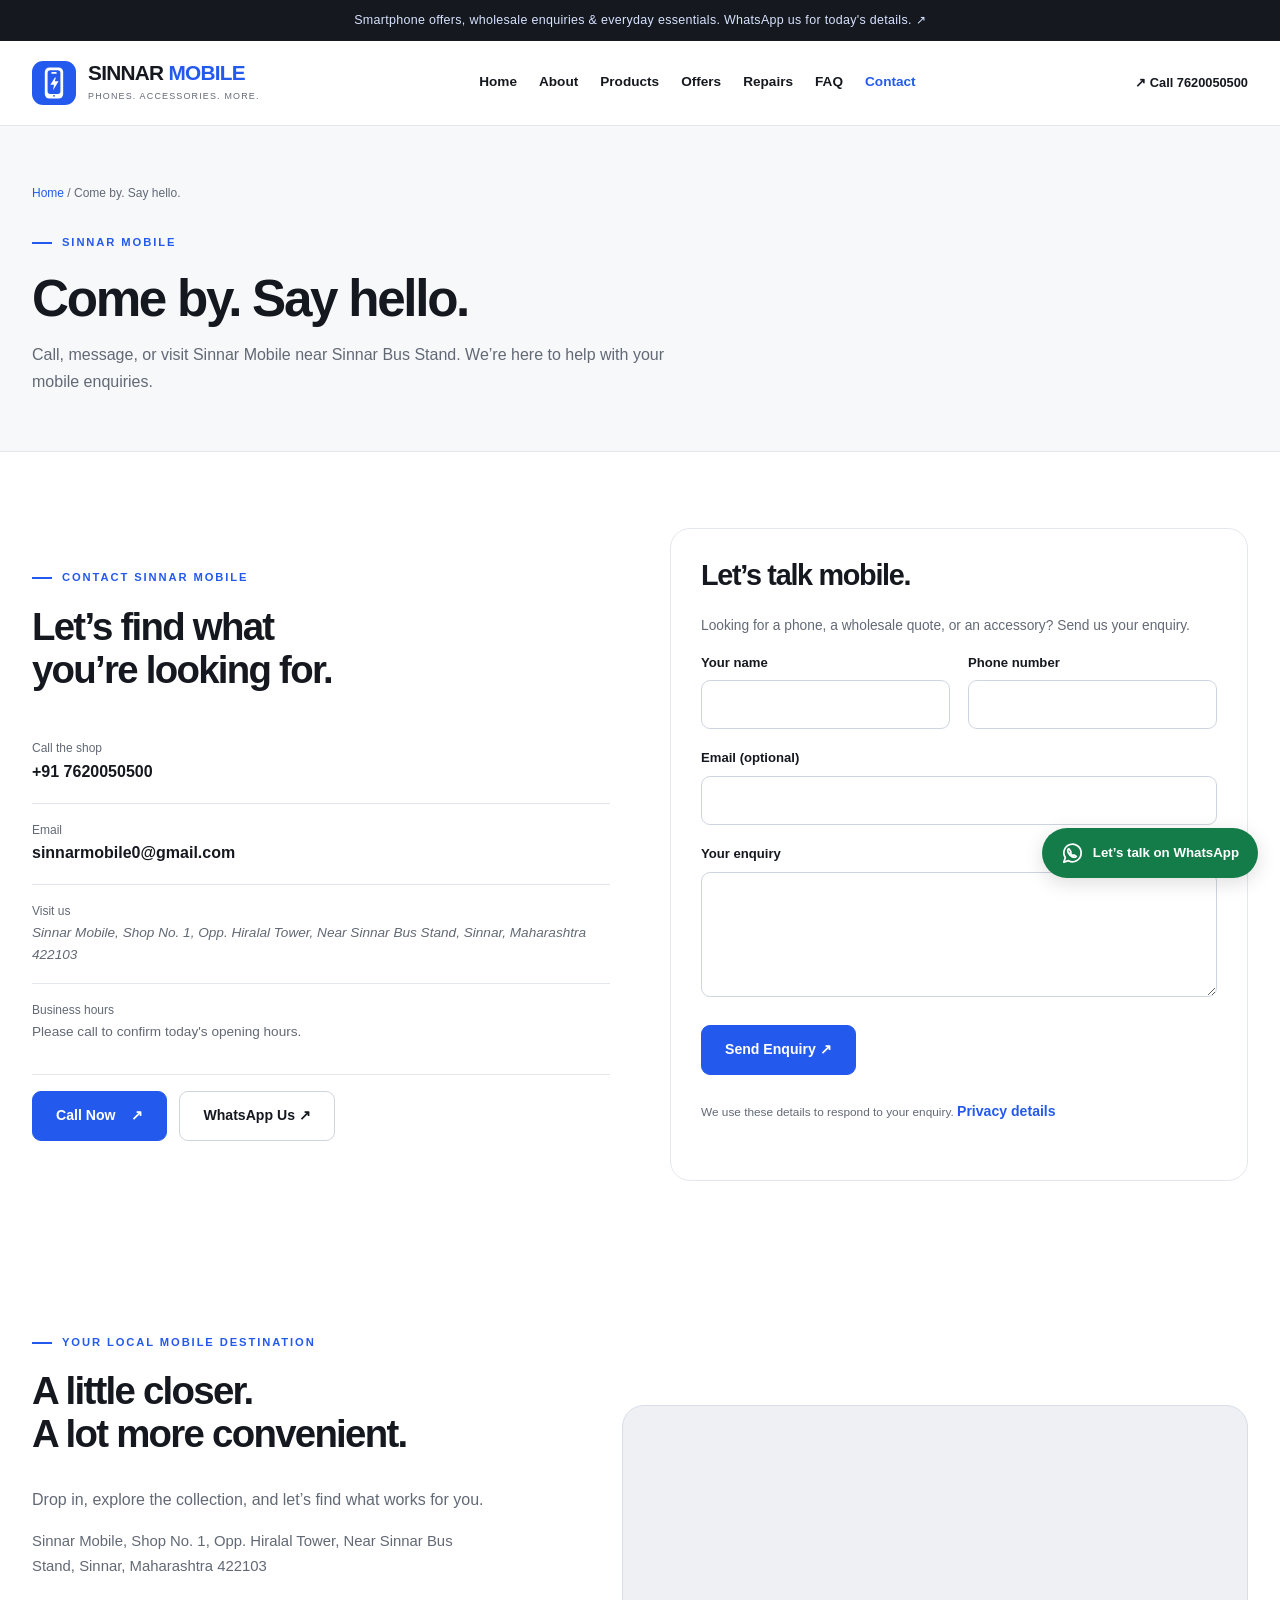
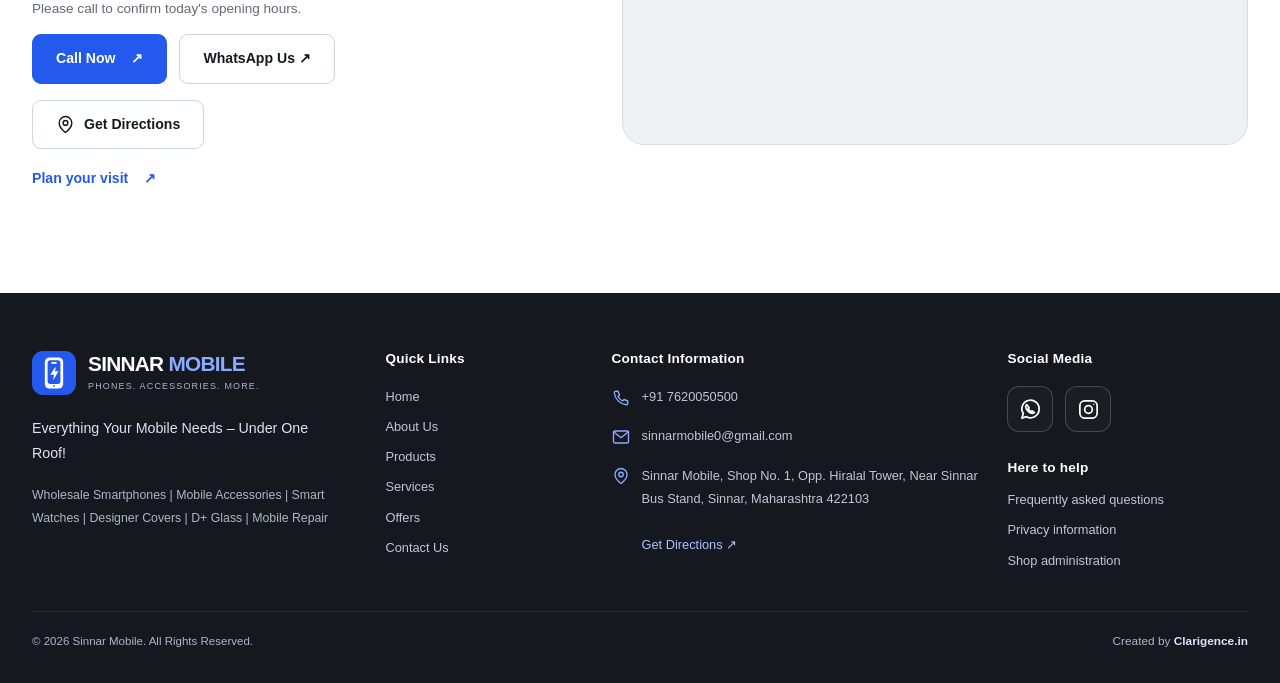
<file: contact.html>
<!DOCTYPE html>
<html lang="en"><head><meta charset="utf-8"><meta name="viewport" content="width=device-width, initial-scale=1"><title>Contact Us | Sinnar Mobile</title><meta name="description" content="Contact Sinnar Mobile on 7620050500 or sinnarmobile0@gmail.com. Visit Sinnar Mobile, Shop No. 1, Opp. Hiralal Tower, Near Sinnar Bus Stand, Sinnar, Maharashtra 422103."><meta name="theme-color" content="#2459ed"><link rel="canonical" href="https://prashants-07.github.io/Sinnar-Mobile/contact.html"><meta property="og:type" content="website"><meta property="og:site_name" content="Sinnar Mobile"><meta property="og:title" content="Contact Us | Sinnar Mobile"><meta property="og:description" content="Contact Sinnar Mobile on 7620050500 or sinnarmobile0@gmail.com. Visit Sinnar Mobile, Shop No. 1, Opp. Hiralal Tower, Near Sinnar Bus Stand, Sinnar, Maharashtra 422103."><meta property="og:url" content="https://prashants-07.github.io/Sinnar-Mobile/contact.html"><meta property="og:image" content="https://prashants-07.github.io/Sinnar-Mobile/assets/images/iphone1.webp"><meta property="og:locale" content="en_IN"><link rel="icon" href="assets/images/favicon.svg" type="image/svg+xml"><link rel="icon" href="assets/images/favicon-32x32.png" type="image/png" sizes="32x32"><link rel="icon" href="assets/images/favicon-16x16.png" type="image/png" sizes="16x16"><link rel="shortcut icon" href="assets/images/favicon.ico"><link rel="apple-touch-icon" href="assets/images/apple-touch-icon.png" sizes="180x180"><link rel="stylesheet" href="assets/css/style.css"><script src="assets/js/config.js" defer></script><script type="module" src="assets/js/app.js"></script><script type="application/ld+json">{"@context": "https://schema.org", "@type": "Store", "name": "Sinnar Mobile", "url": "https://prashants-07.github.io/Sinnar-Mobile/", "telephone": "+917620050500", "email": "sinnarmobile0@gmail.com", "image": "https://prashants-07.github.io/Sinnar-Mobile/assets/images/shop.webp", "description": "Wholesale and retail mobile shop, smartphones, accessories, gifts and mobile repair enquiries.", "address": {"@type": "PostalAddress", "streetAddress": "Shop No. 1, Opp. Hiralal Tower, Near Sinnar Bus Stand", "addressLocality": "Sinnar", "addressRegion": "Maharashtra", "postalCode": "422103", "addressCountry": "IN"}, "geo": {"@type": "GeoCoordinates", "latitude": 19.8431708, "longitude": 73.9948891}, "hasMap": "https://maps.app.goo.gl/g274oeQUb9x3pte76"}</script></head>
<body><a class="skip-link" href="#main">Skip to content</a><div class="announcement"><a data-wa href="https://wa.me/917620050500"><span data-setting="announcement">Smartphone offers, wholesale enquiries &amp; everyday essentials. WhatsApp us for today’s details.</span> <span aria-hidden="true">↗</span></a></div><header class="site-header"><div class="container nav-row"><a class="brand" href="index.html" aria-label="Sinnar Mobile home"><span class="brand-mark" aria-hidden="true"><img src="assets/images/smartphone-logo.svg" width="48" height="48" alt="" aria-hidden="true"></span><span class="brand-copy"><strong class="brand-name"><span>SINNAR</span> <span class="brand-accent">MOBILE</span></strong><small>Phones. Accessories. More.</small></span></a><button class="menu-toggle" aria-label="Open navigation" aria-expanded="false" aria-controls="main-nav">☰</button><nav class="main-nav" id="main-nav" aria-label="Main navigation"><a href="index.html" >Home</a><a href="about.html" >About</a><a href="products.html" >Products</a><a href="offers.html" >Offers</a><a href="services.html" >Repairs</a><a href="faq.html" >FAQ</a><a href="contact.html" aria-current=page>Contact</a></nav><a class="nav-call" data-phone href="tel:7620050500"><span aria-hidden="true">↗</span> Call 7620050500</a></div></header>
<main id="main"><section class="page-intro"><div class="container"><div class="breadcrumbs"><a href="index.html">Home</a> / Come by. Say hello.</div><span class="eyebrow">Sinnar Mobile</span><h1>Come by. Say hello.</h1><p>Call, message, or visit Sinnar Mobile near Sinnar Bus Stand. We’re here to help with your mobile enquiries.</p></div></section><section class="section"><div class="container split"><div><span class="eyebrow">Contact Sinnar Mobile</span><h2>Let’s find what<br>you’re looking for.</h2><div class="contact-detail"><small>Call the shop</small><a data-phone href="tel:7620050500">+91 <span data-setting="phone">7620050500</span></a></div><div class="contact-detail"><small>Email</small><a data-email href="mailto:sinnarmobile0@gmail.com" data-setting="email">sinnarmobile0@gmail.com</a></div><div class="contact-detail"><small>Visit us</small><address class="hours" data-setting="address">Sinnar Mobile, Shop No. 1, Opp. Hiralal Tower, Near Sinnar Bus Stand, Sinnar, Maharashtra 422103</address></div><div class="contact-detail"><small>Business hours</small><p class="hours" data-setting="businessHours">Please call to confirm today’s opening hours.</p></div><p></p><div class="actions"><a class="btn" data-phone href="tel:7620050500">Call Now <span aria-hidden="true">↗</span></a><a class="btn secondary" data-wa href="https://wa.me/917620050500" target="_blank" rel="noopener noreferrer">WhatsApp Us ↗</a></div></div><form class="form-panel enquiry-form" data-kind="enquiries">
<h2>Let’s talk mobile.</h2><p>Looking for a phone, a wholesale quote, or an accessory? Send us your enquiry.</p>
<div class="form-grid"><div class="field"><label for="name">Your name</label><input id="name" name="name" autocomplete="name" maxlength="100" required></div><div class="field"><label for="phone">Phone number</label><input id="phone" name="phone" type="tel" autocomplete="tel" minlength="10" maxlength="20" pattern="[+0-9 ()\-]{10,20}" required></div><div class="field full"><label for="email">Email <span>(optional)</span></label><input id="email" name="email" type="email" autocomplete="email" maxlength="254"></div><div class="field full"><label for="message">Your enquiry</label><textarea id="message" name="message" maxlength="2000" required></textarea></div></div>
<div class="honeypot" aria-hidden="true"><label for="website">Leave this blank</label><input id="website" name="website" tabindex="-1" autocomplete="off"></div>
<button class="btn" type="submit">Send Enquiry ↗</button><p class="form-note">We use these details to respond to your enquiry. <a class="text-link" href="privacy.html">Privacy details</a></p><p class="form-status" role="status" aria-live="polite"></p></form></div></section><section class="section" id="location"><div class="container visit"><div><span class="eyebrow">Your local mobile destination</span><h2>A little closer.<br>A lot more convenient.</h2><p>Drop in, explore the collection, and let’s find what works for you.</p><address data-setting="address">Sinnar Mobile, Shop No. 1, Opp. Hiralal Tower, Near Sinnar Bus Stand, Sinnar, Maharashtra 422103</address><p class="hours" data-setting="businessHours">Please call to confirm today’s opening hours.</p><div class="actions"><a class="btn" data-phone href="tel:7620050500">Call Now <span aria-hidden="true">↗</span></a><a class="btn secondary" data-wa href="https://wa.me/917620050500" target="_blank" rel="noopener noreferrer">WhatsApp Us ↗</a></div><div class="visit-directions"><a class="btn secondary directions-btn" data-directions href="https://maps.app.goo.gl/g274oeQUb9x3pte76" target="_blank" rel="noopener noreferrer"><svg class="ui-icon" viewBox="0 0 24 24" fill="none" stroke="currentColor" stroke-width="1.8" stroke-linecap="round" stroke-linejoin="round" aria-hidden="true" focusable="false"><path d="M20 10c0 6-8 12-8 12S4 16 4 10a8 8 0 1 1 16 0Z"/><circle cx="12" cy="10" r="3"/></svg>Get Directions</a></div><p><a class="text-link" href="contact.html">Plan your visit <span aria-hidden="true">↗</span></a></p></div><iframe class="map" title="Exact Sinnar Mobile shop location shared by the owner" loading="lazy" referrerpolicy="no-referrer-when-downgrade" src="https://maps.google.com/maps?q=19.8431708,73.9948891&amp;z=18&amp;output=embed"></iframe></div></section></main><footer class="site-footer"><div class="container"><div class="footer-grid">
<div class="footer-brand"><a class="brand" href="index.html" aria-label="Sinnar Mobile home"><span class="brand-mark" aria-hidden="true"><img src="assets/images/smartphone-logo.svg" width="48" height="48" alt="" aria-hidden="true"></span><span class="brand-copy"><strong class="brand-name"><span>SINNAR</span> <span class="brand-accent">MOBILE</span></strong><small>Phones. Accessories. More.</small></span></a><p class="footer-tagline">Everything Your Mobile Needs – Under One Roof!</p><p class="footer-range">Wholesale Smartphones | Mobile Accessories | Smart Watches | Designer Covers | D+ Glass | Mobile Repair</p></div>
<div><h3>Quick Links</h3><nav class="footer-links" aria-label="Footer quick links"><a href="index.html">Home</a><a href="about.html">About Us</a><a href="products.html">Products</a><a href="services.html">Services</a><a href="offers.html">Offers</a><a href="contact.html">Contact Us</a></nav></div>
<div><h3>Contact Information</h3><div class="footer-links footer-contact-links"><a class="footer-contact" data-phone href="tel:7620050500"><svg class="ui-icon" viewBox="0 0 24 24" fill="none" stroke="currentColor" stroke-width="1.8" stroke-linecap="round" stroke-linejoin="round" aria-hidden="true" focusable="false"><path d="M5 3h3l2 5-2 2a16 16 0 0 0 6 6l2-2 5 2v3a2 2 0 0 1-2 2A18 18 0 0 1 3 5a2 2 0 0 1 2-2Z"/></svg><span>+91 <span data-setting="phone">7620050500</span></span></a><a class="footer-contact" data-email href="mailto:sinnarmobile0@gmail.com"><svg class="ui-icon" viewBox="0 0 24 24" fill="none" stroke="currentColor" stroke-width="1.8" stroke-linecap="round" stroke-linejoin="round" aria-hidden="true" focusable="false"><rect x="2" y="4" width="20" height="16" rx="2"/><path d="m2 5 10 8L22 5"/></svg><span data-setting="email">sinnarmobile0@gmail.com</span></a><div class="footer-contact"><svg class="ui-icon" viewBox="0 0 24 24" fill="none" stroke="currentColor" stroke-width="1.8" stroke-linecap="round" stroke-linejoin="round" aria-hidden="true" focusable="false"><path d="M20 10c0 6-8 12-8 12S4 16 4 10a8 8 0 1 1 16 0Z"/><circle cx="12" cy="10" r="3"/></svg><address data-setting="address">Sinnar Mobile, Shop No. 1, Opp. Hiralal Tower, Near Sinnar Bus Stand, Sinnar, Maharashtra 422103</address></div><a class="footer-directions" data-directions href="https://maps.app.goo.gl/g274oeQUb9x3pte76" target="_blank" rel="noopener noreferrer">Get Directions ↗</a></div></div>
<div><h3>Social Media</h3><div class="footer-socials"><a class="social-link" data-wa href="https://wa.me/917620050500" target="_blank" rel="noopener noreferrer" aria-label="Chat with Sinnar Mobile on WhatsApp"><svg class="ui-icon" viewBox="0 0 24 24" fill="none" stroke="currentColor" stroke-width="1.8" stroke-linecap="round" stroke-linejoin="round" aria-hidden="true" focusable="false"><path d="M21 11.5a9 9 0 0 1-13.2 8L3 21l1.5-4.8A9 9 0 1 1 21 11.5Z"/><path d="M8 7c-.6.3-1 1-1 1.8 0 3.3 3.8 7.2 7.2 7.2.8 0 1.5-.4 1.8-1l-2.3-1.5-1 1a10 10 0 0 1-3.2-3.2l1-1L9 8l-1-1Z"/></svg></a><a class="social-link" data-instagram target="_blank" rel="noopener noreferrer" aria-label="Visit Sinnar Mobile on Instagram" hidden><svg class="ui-icon" viewBox="0 0 24 24" fill="none" stroke="currentColor" stroke-width="1.8" stroke-linecap="round" stroke-linejoin="round" aria-hidden="true" focusable="false"><rect x="3" y="3" width="18" height="18" rx="5"/><circle cx="12" cy="12" r="4"/><circle cx="17.5" cy="6.5" r=".75" fill="currentColor" stroke="none"/></svg></a><span class="social-link social-pending" data-instagram-pending role="img" aria-label="Instagram profile not yet available" title="Instagram profile coming soon"><svg class="ui-icon" viewBox="0 0 24 24" fill="none" stroke="currentColor" stroke-width="1.8" stroke-linecap="round" stroke-linejoin="round" aria-hidden="true" focusable="false"><rect x="3" y="3" width="18" height="18" rx="5"/><circle cx="12" cy="12" r="4"/><circle cx="17.5" cy="6.5" r=".75" fill="currentColor" stroke="none"/></svg></span></div><h3 class="footer-help-title">Here to help</h3><nav class="footer-links" aria-label="Footer help links"><a href="faq.html">Frequently asked questions</a><a href="privacy.html">Privacy information</a><a href="admin/" data-admin>Shop administration</a></nav></div>
</div><div class="footer-bottom"><span>© 2026 Sinnar Mobile. All Rights Reserved.</span><span class="developer-credit">Created by <a href="https://clarigence.in/" target="_blank" rel="noopener noreferrer">Clarigence.in</a></span></div></div></footer><a class="whatsapp-float" data-wa href="https://wa.me/917620050500" target="_blank" rel="noopener noreferrer" aria-label="Chat with Sinnar Mobile on WhatsApp"><svg class="ui-icon" viewBox="0 0 24 24" fill="none" stroke="currentColor" stroke-width="1.8" stroke-linecap="round" stroke-linejoin="round" aria-hidden="true" focusable="false"><path d="M21 11.5a9 9 0 0 1-13.2 8L3 21l1.5-4.8A9 9 0 1 1 21 11.5Z"/><path d="M8 7c-.6.3-1 1-1 1.8 0 3.3 3.8 7.2 7.2 7.2.8 0 1.5-.4 1.8-1l-2.3-1.5-1 1a10 10 0 0 1-3.2-3.2l1-1L9 8l-1-1Z"/></svg><span>Let’s talk on WhatsApp</span></a></body></html>
</file>
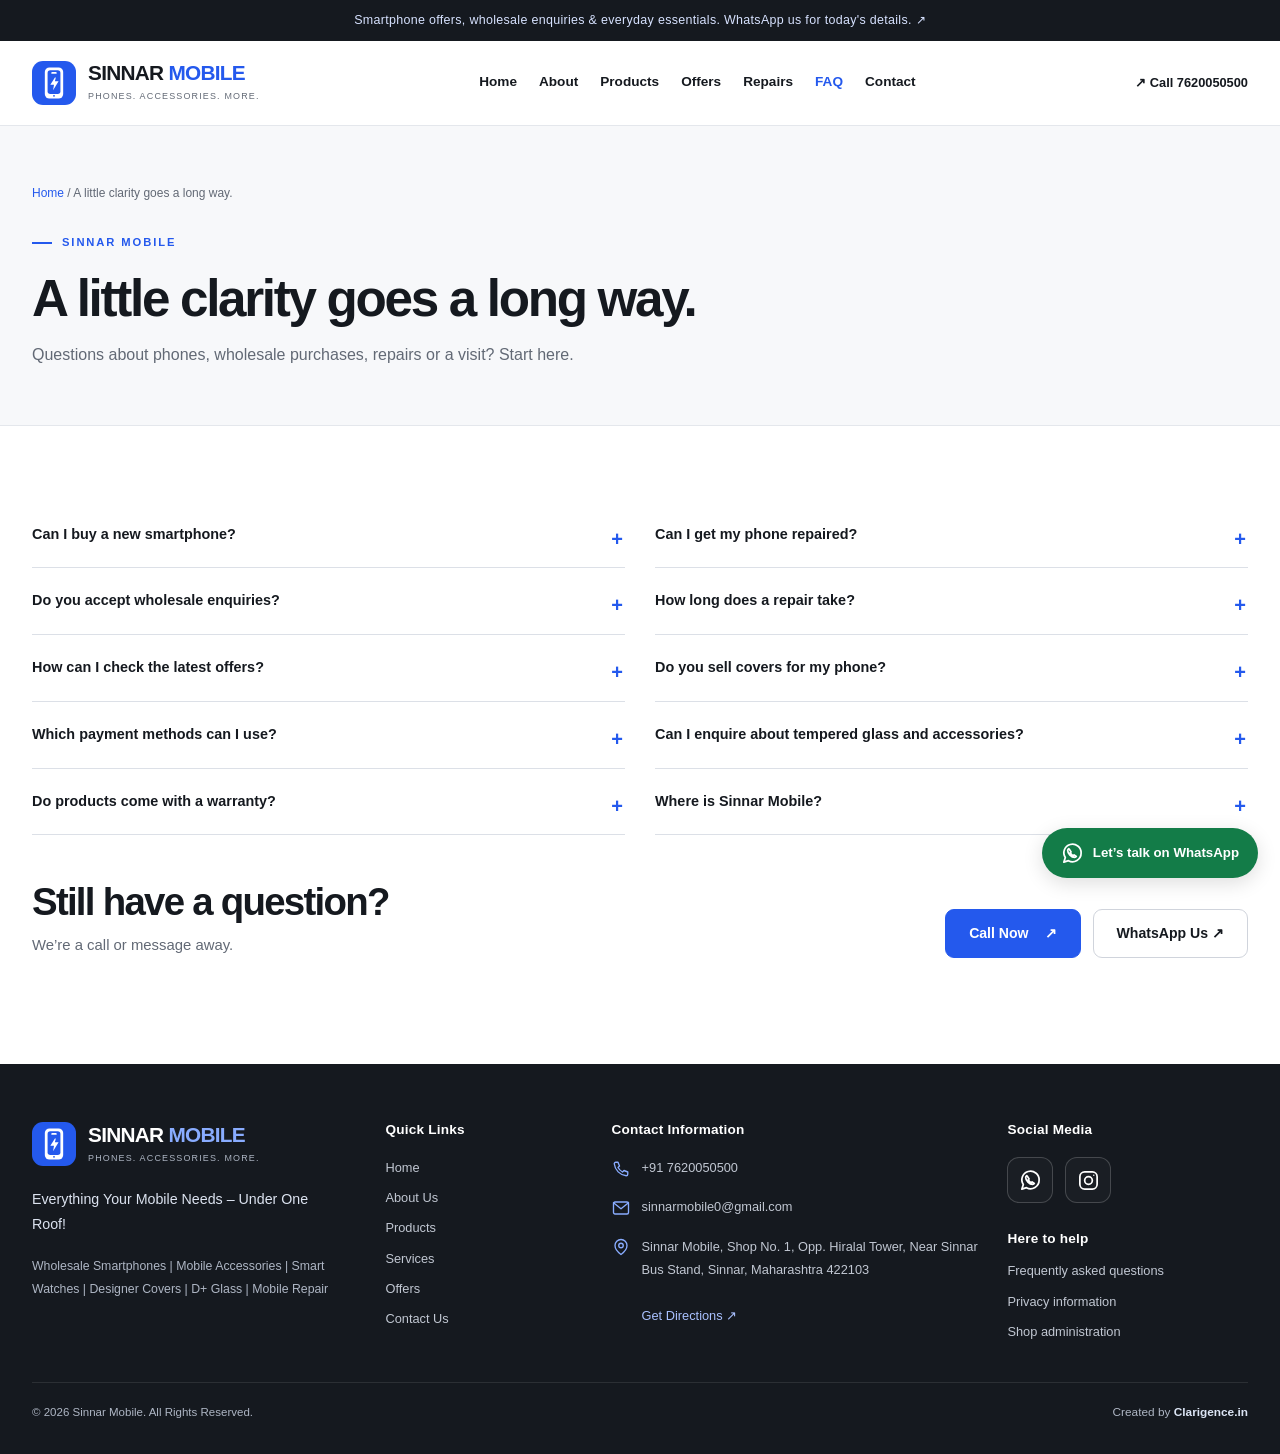
<file: faq.html>
<!DOCTYPE html>
<html lang="en"><head><meta charset="utf-8"><meta name="viewport" content="width=device-width, initial-scale=1"><title>Frequently Asked Questions | Sinnar Mobile</title><meta name="description" content="Answers to questions about smartphones, wholesale purchases, accessories, mobile repairs, payment enquiries, warranties and visiting Sinnar Mobile."><meta name="theme-color" content="#2459ed"><link rel="canonical" href="https://prashants-07.github.io/Sinnar-Mobile/faq.html"><meta property="og:type" content="website"><meta property="og:site_name" content="Sinnar Mobile"><meta property="og:title" content="Frequently Asked Questions | Sinnar Mobile"><meta property="og:description" content="Answers to questions about smartphones, wholesale purchases, accessories, mobile repairs, payment enquiries, warranties and visiting Sinnar Mobile."><meta property="og:url" content="https://prashants-07.github.io/Sinnar-Mobile/faq.html"><meta property="og:image" content="https://prashants-07.github.io/Sinnar-Mobile/assets/images/iphone1.webp"><meta property="og:locale" content="en_IN"><link rel="icon" href="assets/images/favicon.svg" type="image/svg+xml"><link rel="icon" href="assets/images/favicon-32x32.png" type="image/png" sizes="32x32"><link rel="icon" href="assets/images/favicon-16x16.png" type="image/png" sizes="16x16"><link rel="shortcut icon" href="assets/images/favicon.ico"><link rel="apple-touch-icon" href="assets/images/apple-touch-icon.png" sizes="180x180"><link rel="stylesheet" href="assets/css/style.css"><script src="assets/js/config.js" defer></script><script type="module" src="assets/js/app.js"></script><script type="application/ld+json">{"@context": "https://schema.org", "@type": "Store", "name": "Sinnar Mobile", "url": "https://prashants-07.github.io/Sinnar-Mobile/", "telephone": "+917620050500", "email": "sinnarmobile0@gmail.com", "image": "https://prashants-07.github.io/Sinnar-Mobile/assets/images/shop.webp", "description": "Wholesale and retail mobile shop, smartphones, accessories, gifts and mobile repair enquiries.", "address": {"@type": "PostalAddress", "streetAddress": "Shop No. 1, Opp. Hiralal Tower, Near Sinnar Bus Stand", "addressLocality": "Sinnar", "addressRegion": "Maharashtra", "postalCode": "422103", "addressCountry": "IN"}, "geo": {"@type": "GeoCoordinates", "latitude": 19.8431708, "longitude": 73.9948891}, "hasMap": "https://maps.app.goo.gl/g274oeQUb9x3pte76"}</script></head>
<body><a class="skip-link" href="#main">Skip to content</a><div class="announcement"><a data-wa href="https://wa.me/917620050500"><span data-setting="announcement">Smartphone offers, wholesale enquiries &amp; everyday essentials. WhatsApp us for today’s details.</span> <span aria-hidden="true">↗</span></a></div><header class="site-header"><div class="container nav-row"><a class="brand" href="index.html" aria-label="Sinnar Mobile home"><span class="brand-mark" aria-hidden="true"><img src="assets/images/smartphone-logo.svg" width="48" height="48" alt="" aria-hidden="true"></span><span class="brand-copy"><strong class="brand-name"><span>SINNAR</span> <span class="brand-accent">MOBILE</span></strong><small>Phones. Accessories. More.</small></span></a><button class="menu-toggle" aria-label="Open navigation" aria-expanded="false" aria-controls="main-nav">☰</button><nav class="main-nav" id="main-nav" aria-label="Main navigation"><a href="index.html" >Home</a><a href="about.html" >About</a><a href="products.html" >Products</a><a href="offers.html" >Offers</a><a href="services.html" >Repairs</a><a href="faq.html" aria-current=page>FAQ</a><a href="contact.html" >Contact</a></nav><a class="nav-call" data-phone href="tel:7620050500"><span aria-hidden="true">↗</span> Call 7620050500</a></div></header>
<main id="main"><section class="page-intro"><div class="container"><div class="breadcrumbs"><a href="index.html">Home</a> / A little clarity goes a long way.</div><span class="eyebrow">Sinnar Mobile</span><h1>A little clarity goes a long way.</h1><p>Questions about phones, wholesale purchases, repairs or a visit? Start here.</p></div></section><section class="section"><div class="container"><div class="faq-grid" data-faqs="full"><div class="faq-column"><details class="faq-item"><summary>Can I buy a new smartphone?</summary><p>Yes. We deal in smartphones for retail and wholesale buyers. Contact us for current models, prices and availability.</p></details><details class="faq-item"><summary>Do you accept wholesale enquiries?</summary><p>Yes. Share the models and quantities you need on WhatsApp and we will discuss your requirements.</p></details><details class="faq-item"><summary>How can I check the latest offers?</summary><p>Visit our Offers page or message us on WhatsApp. Prices and offer terms are confirmed by the shop.</p></details><details class="faq-item"><summary>Which payment methods can I use?</summary><p>Please contact the shop to confirm currently accepted payment methods before your visit.</p></details><details class="faq-item"><summary>Do products come with a warranty?</summary><p>Warranty depends on the product, brand and applicable terms. Please ask for the details before purchasing.</p></details></div><div class="faq-column"><details class="faq-item"><summary>Can I get my phone repaired?</summary><p>We take enquiries for screen, battery, charging port, audio, software and other repairs. Diagnosis determines the available repair options.</p></details><details class="faq-item"><summary>How long does a repair take?</summary><p>Timing depends on the issue and parts availability. We will discuss an estimate after inspecting your device.</p></details><details class="faq-item"><summary>Do you sell covers for my phone?</summary><p>Share your exact phone model so we can check suitable designer and protective covers.</p></details><details class="faq-item"><summary>Can I enquire about tempered glass and accessories?</summary><p>Yes. We offer D+ glass and mobile accessories. Contact us to check compatibility and availability.</p></details><details class="faq-item"><summary>Where is Sinnar Mobile?</summary><p>Visit Sinnar Mobile, Shop No. 1, Opp. Hiralal Tower, Near Sinnar Bus Stand, Sinnar, Maharashtra 422103. Call 7620050500 for directions.</p></details></div></div><div class="section-heading faq-cta"><div><h2>Still have a question?</h2><p>We’re a call or message away.</p></div><div class="actions"><a class="btn" data-phone href="tel:7620050500">Call Now <span aria-hidden="true">↗</span></a><a class="btn secondary" data-wa href="https://wa.me/917620050500" target="_blank" rel="noopener noreferrer">WhatsApp Us ↗</a></div></div></div></section></main><footer class="site-footer"><div class="container"><div class="footer-grid">
<div class="footer-brand"><a class="brand" href="index.html" aria-label="Sinnar Mobile home"><span class="brand-mark" aria-hidden="true"><img src="assets/images/smartphone-logo.svg" width="48" height="48" alt="" aria-hidden="true"></span><span class="brand-copy"><strong class="brand-name"><span>SINNAR</span> <span class="brand-accent">MOBILE</span></strong><small>Phones. Accessories. More.</small></span></a><p class="footer-tagline">Everything Your Mobile Needs – Under One Roof!</p><p class="footer-range">Wholesale Smartphones | Mobile Accessories | Smart Watches | Designer Covers | D+ Glass | Mobile Repair</p></div>
<div><h3>Quick Links</h3><nav class="footer-links" aria-label="Footer quick links"><a href="index.html">Home</a><a href="about.html">About Us</a><a href="products.html">Products</a><a href="services.html">Services</a><a href="offers.html">Offers</a><a href="contact.html">Contact Us</a></nav></div>
<div><h3>Contact Information</h3><div class="footer-links footer-contact-links"><a class="footer-contact" data-phone href="tel:7620050500"><svg class="ui-icon" viewBox="0 0 24 24" fill="none" stroke="currentColor" stroke-width="1.8" stroke-linecap="round" stroke-linejoin="round" aria-hidden="true" focusable="false"><path d="M5 3h3l2 5-2 2a16 16 0 0 0 6 6l2-2 5 2v3a2 2 0 0 1-2 2A18 18 0 0 1 3 5a2 2 0 0 1 2-2Z"/></svg><span>+91 <span data-setting="phone">7620050500</span></span></a><a class="footer-contact" data-email href="mailto:sinnarmobile0@gmail.com"><svg class="ui-icon" viewBox="0 0 24 24" fill="none" stroke="currentColor" stroke-width="1.8" stroke-linecap="round" stroke-linejoin="round" aria-hidden="true" focusable="false"><rect x="2" y="4" width="20" height="16" rx="2"/><path d="m2 5 10 8L22 5"/></svg><span data-setting="email">sinnarmobile0@gmail.com</span></a><div class="footer-contact"><svg class="ui-icon" viewBox="0 0 24 24" fill="none" stroke="currentColor" stroke-width="1.8" stroke-linecap="round" stroke-linejoin="round" aria-hidden="true" focusable="false"><path d="M20 10c0 6-8 12-8 12S4 16 4 10a8 8 0 1 1 16 0Z"/><circle cx="12" cy="10" r="3"/></svg><address data-setting="address">Sinnar Mobile, Shop No. 1, Opp. Hiralal Tower, Near Sinnar Bus Stand, Sinnar, Maharashtra 422103</address></div><a class="footer-directions" data-directions href="https://maps.app.goo.gl/g274oeQUb9x3pte76" target="_blank" rel="noopener noreferrer">Get Directions ↗</a></div></div>
<div><h3>Social Media</h3><div class="footer-socials"><a class="social-link" data-wa href="https://wa.me/917620050500" target="_blank" rel="noopener noreferrer" aria-label="Chat with Sinnar Mobile on WhatsApp"><svg class="ui-icon" viewBox="0 0 24 24" fill="none" stroke="currentColor" stroke-width="1.8" stroke-linecap="round" stroke-linejoin="round" aria-hidden="true" focusable="false"><path d="M21 11.5a9 9 0 0 1-13.2 8L3 21l1.5-4.8A9 9 0 1 1 21 11.5Z"/><path d="M8 7c-.6.3-1 1-1 1.8 0 3.3 3.8 7.2 7.2 7.2.8 0 1.5-.4 1.8-1l-2.3-1.5-1 1a10 10 0 0 1-3.2-3.2l1-1L9 8l-1-1Z"/></svg></a><a class="social-link" data-instagram target="_blank" rel="noopener noreferrer" aria-label="Visit Sinnar Mobile on Instagram" hidden><svg class="ui-icon" viewBox="0 0 24 24" fill="none" stroke="currentColor" stroke-width="1.8" stroke-linecap="round" stroke-linejoin="round" aria-hidden="true" focusable="false"><rect x="3" y="3" width="18" height="18" rx="5"/><circle cx="12" cy="12" r="4"/><circle cx="17.5" cy="6.5" r=".75" fill="currentColor" stroke="none"/></svg></a><span class="social-link social-pending" data-instagram-pending role="img" aria-label="Instagram profile not yet available" title="Instagram profile coming soon"><svg class="ui-icon" viewBox="0 0 24 24" fill="none" stroke="currentColor" stroke-width="1.8" stroke-linecap="round" stroke-linejoin="round" aria-hidden="true" focusable="false"><rect x="3" y="3" width="18" height="18" rx="5"/><circle cx="12" cy="12" r="4"/><circle cx="17.5" cy="6.5" r=".75" fill="currentColor" stroke="none"/></svg></span></div><h3 class="footer-help-title">Here to help</h3><nav class="footer-links" aria-label="Footer help links"><a href="faq.html">Frequently asked questions</a><a href="privacy.html">Privacy information</a><a href="admin/" data-admin>Shop administration</a></nav></div>
</div><div class="footer-bottom"><span>© 2026 Sinnar Mobile. All Rights Reserved.</span><span class="developer-credit">Created by <a href="https://clarigence.in/" target="_blank" rel="noopener noreferrer">Clarigence.in</a></span></div></div></footer><a class="whatsapp-float" data-wa href="https://wa.me/917620050500" target="_blank" rel="noopener noreferrer" aria-label="Chat with Sinnar Mobile on WhatsApp"><svg class="ui-icon" viewBox="0 0 24 24" fill="none" stroke="currentColor" stroke-width="1.8" stroke-linecap="round" stroke-linejoin="round" aria-hidden="true" focusable="false"><path d="M21 11.5a9 9 0 0 1-13.2 8L3 21l1.5-4.8A9 9 0 1 1 21 11.5Z"/><path d="M8 7c-.6.3-1 1-1 1.8 0 3.3 3.8 7.2 7.2 7.2.8 0 1.5-.4 1.8-1l-2.3-1.5-1 1a10 10 0 0 1-3.2-3.2l1-1L9 8l-1-1Z"/></svg><span>Let’s talk on WhatsApp</span></a></body></html>
</file>
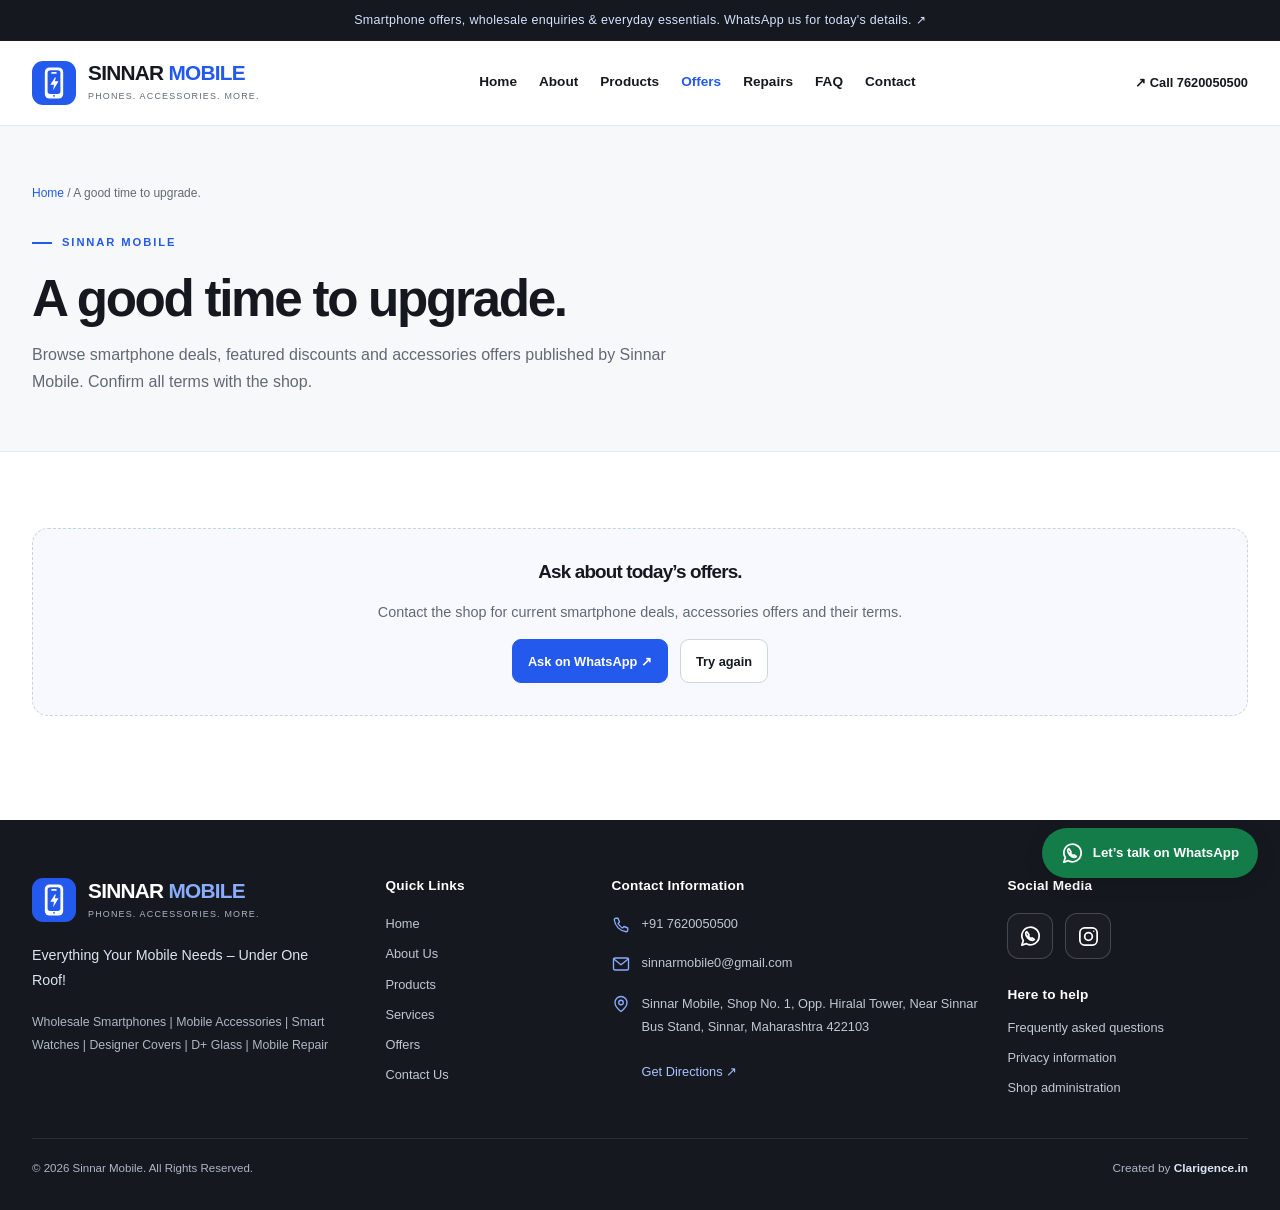
<file: offers.html>
<!DOCTYPE html>
<html lang="en"><head><meta charset="utf-8"><meta name="viewport" content="width=device-width, initial-scale=1"><title>Best Smartphone Offers | Sinnar Mobile</title><meta name="description" content="View current smartphone deals and mobile accessories offers at Sinnar Mobile. Enquire on WhatsApp for pricing, expiry dates and offer terms."><meta name="theme-color" content="#2459ed"><link rel="canonical" href="https://prashants-07.github.io/Sinnar-Mobile/offers.html"><meta property="og:type" content="website"><meta property="og:site_name" content="Sinnar Mobile"><meta property="og:title" content="Best Smartphone Offers | Sinnar Mobile"><meta property="og:description" content="View current smartphone deals and mobile accessories offers at Sinnar Mobile. Enquire on WhatsApp for pricing, expiry dates and offer terms."><meta property="og:url" content="https://prashants-07.github.io/Sinnar-Mobile/offers.html"><meta property="og:image" content="https://prashants-07.github.io/Sinnar-Mobile/assets/images/iphone1.webp"><meta property="og:locale" content="en_IN"><link rel="icon" href="assets/images/favicon.svg" type="image/svg+xml"><link rel="icon" href="assets/images/favicon-32x32.png" type="image/png" sizes="32x32"><link rel="icon" href="assets/images/favicon-16x16.png" type="image/png" sizes="16x16"><link rel="shortcut icon" href="assets/images/favicon.ico"><link rel="apple-touch-icon" href="assets/images/apple-touch-icon.png" sizes="180x180"><link rel="stylesheet" href="assets/css/style.css"><script src="assets/js/config.js" defer></script><script type="module" src="assets/js/app.js"></script><script type="application/ld+json">{"@context": "https://schema.org", "@type": "Store", "name": "Sinnar Mobile", "url": "https://prashants-07.github.io/Sinnar-Mobile/", "telephone": "+917620050500", "email": "sinnarmobile0@gmail.com", "image": "https://prashants-07.github.io/Sinnar-Mobile/assets/images/shop.webp", "description": "Wholesale and retail mobile shop, smartphones, accessories, gifts and mobile repair enquiries.", "address": {"@type": "PostalAddress", "streetAddress": "Shop No. 1, Opp. Hiralal Tower, Near Sinnar Bus Stand", "addressLocality": "Sinnar", "addressRegion": "Maharashtra", "postalCode": "422103", "addressCountry": "IN"}, "geo": {"@type": "GeoCoordinates", "latitude": 19.8431708, "longitude": 73.9948891}, "hasMap": "https://maps.app.goo.gl/g274oeQUb9x3pte76"}</script></head>
<body><a class="skip-link" href="#main">Skip to content</a><div class="announcement"><a data-wa href="https://wa.me/917620050500"><span data-setting="announcement">Smartphone offers, wholesale enquiries &amp; everyday essentials. WhatsApp us for today’s details.</span> <span aria-hidden="true">↗</span></a></div><header class="site-header"><div class="container nav-row"><a class="brand" href="index.html" aria-label="Sinnar Mobile home"><span class="brand-mark" aria-hidden="true"><img src="assets/images/smartphone-logo.svg" width="48" height="48" alt="" aria-hidden="true"></span><span class="brand-copy"><strong class="brand-name"><span>SINNAR</span> <span class="brand-accent">MOBILE</span></strong><small>Phones. Accessories. More.</small></span></a><button class="menu-toggle" aria-label="Open navigation" aria-expanded="false" aria-controls="main-nav">☰</button><nav class="main-nav" id="main-nav" aria-label="Main navigation"><a href="index.html" >Home</a><a href="about.html" >About</a><a href="products.html" >Products</a><a href="offers.html" aria-current=page>Offers</a><a href="services.html" >Repairs</a><a href="faq.html" >FAQ</a><a href="contact.html" >Contact</a></nav><a class="nav-call" data-phone href="tel:7620050500"><span aria-hidden="true">↗</span> Call 7620050500</a></div></header>
<main id="main"><section class="page-intro"><div class="container"><div class="breadcrumbs"><a href="index.html">Home</a> / A good time to upgrade.</div><span class="eyebrow">Sinnar Mobile</span><h1>A good time to upgrade.</h1><p>Browse smartphone deals, featured discounts and accessories offers published by Sinnar Mobile. Confirm all terms with the shop.</p></div></section><section class="section"><div class="container"><div class="collection-grid" data-offers="full"><p class="loading">Checking current offers…</p></div><div class="pagination" id="offers-pagination"></div><div class="collection-grid" data-banners></div></div></section></main><footer class="site-footer"><div class="container"><div class="footer-grid">
<div class="footer-brand"><a class="brand" href="index.html" aria-label="Sinnar Mobile home"><span class="brand-mark" aria-hidden="true"><img src="assets/images/smartphone-logo.svg" width="48" height="48" alt="" aria-hidden="true"></span><span class="brand-copy"><strong class="brand-name"><span>SINNAR</span> <span class="brand-accent">MOBILE</span></strong><small>Phones. Accessories. More.</small></span></a><p class="footer-tagline">Everything Your Mobile Needs – Under One Roof!</p><p class="footer-range">Wholesale Smartphones | Mobile Accessories | Smart Watches | Designer Covers | D+ Glass | Mobile Repair</p></div>
<div><h3>Quick Links</h3><nav class="footer-links" aria-label="Footer quick links"><a href="index.html">Home</a><a href="about.html">About Us</a><a href="products.html">Products</a><a href="services.html">Services</a><a href="offers.html">Offers</a><a href="contact.html">Contact Us</a></nav></div>
<div><h3>Contact Information</h3><div class="footer-links footer-contact-links"><a class="footer-contact" data-phone href="tel:7620050500"><svg class="ui-icon" viewBox="0 0 24 24" fill="none" stroke="currentColor" stroke-width="1.8" stroke-linecap="round" stroke-linejoin="round" aria-hidden="true" focusable="false"><path d="M5 3h3l2 5-2 2a16 16 0 0 0 6 6l2-2 5 2v3a2 2 0 0 1-2 2A18 18 0 0 1 3 5a2 2 0 0 1 2-2Z"/></svg><span>+91 <span data-setting="phone">7620050500</span></span></a><a class="footer-contact" data-email href="mailto:sinnarmobile0@gmail.com"><svg class="ui-icon" viewBox="0 0 24 24" fill="none" stroke="currentColor" stroke-width="1.8" stroke-linecap="round" stroke-linejoin="round" aria-hidden="true" focusable="false"><rect x="2" y="4" width="20" height="16" rx="2"/><path d="m2 5 10 8L22 5"/></svg><span data-setting="email">sinnarmobile0@gmail.com</span></a><div class="footer-contact"><svg class="ui-icon" viewBox="0 0 24 24" fill="none" stroke="currentColor" stroke-width="1.8" stroke-linecap="round" stroke-linejoin="round" aria-hidden="true" focusable="false"><path d="M20 10c0 6-8 12-8 12S4 16 4 10a8 8 0 1 1 16 0Z"/><circle cx="12" cy="10" r="3"/></svg><address data-setting="address">Sinnar Mobile, Shop No. 1, Opp. Hiralal Tower, Near Sinnar Bus Stand, Sinnar, Maharashtra 422103</address></div><a class="footer-directions" data-directions href="https://maps.app.goo.gl/g274oeQUb9x3pte76" target="_blank" rel="noopener noreferrer">Get Directions ↗</a></div></div>
<div><h3>Social Media</h3><div class="footer-socials"><a class="social-link" data-wa href="https://wa.me/917620050500" target="_blank" rel="noopener noreferrer" aria-label="Chat with Sinnar Mobile on WhatsApp"><svg class="ui-icon" viewBox="0 0 24 24" fill="none" stroke="currentColor" stroke-width="1.8" stroke-linecap="round" stroke-linejoin="round" aria-hidden="true" focusable="false"><path d="M21 11.5a9 9 0 0 1-13.2 8L3 21l1.5-4.8A9 9 0 1 1 21 11.5Z"/><path d="M8 7c-.6.3-1 1-1 1.8 0 3.3 3.8 7.2 7.2 7.2.8 0 1.5-.4 1.8-1l-2.3-1.5-1 1a10 10 0 0 1-3.2-3.2l1-1L9 8l-1-1Z"/></svg></a><a class="social-link" data-instagram target="_blank" rel="noopener noreferrer" aria-label="Visit Sinnar Mobile on Instagram" hidden><svg class="ui-icon" viewBox="0 0 24 24" fill="none" stroke="currentColor" stroke-width="1.8" stroke-linecap="round" stroke-linejoin="round" aria-hidden="true" focusable="false"><rect x="3" y="3" width="18" height="18" rx="5"/><circle cx="12" cy="12" r="4"/><circle cx="17.5" cy="6.5" r=".75" fill="currentColor" stroke="none"/></svg></a><span class="social-link social-pending" data-instagram-pending role="img" aria-label="Instagram profile not yet available" title="Instagram profile coming soon"><svg class="ui-icon" viewBox="0 0 24 24" fill="none" stroke="currentColor" stroke-width="1.8" stroke-linecap="round" stroke-linejoin="round" aria-hidden="true" focusable="false"><rect x="3" y="3" width="18" height="18" rx="5"/><circle cx="12" cy="12" r="4"/><circle cx="17.5" cy="6.5" r=".75" fill="currentColor" stroke="none"/></svg></span></div><h3 class="footer-help-title">Here to help</h3><nav class="footer-links" aria-label="Footer help links"><a href="faq.html">Frequently asked questions</a><a href="privacy.html">Privacy information</a><a href="admin/" data-admin>Shop administration</a></nav></div>
</div><div class="footer-bottom"><span>© 2026 Sinnar Mobile. All Rights Reserved.</span><span class="developer-credit">Created by <a href="https://clarigence.in/" target="_blank" rel="noopener noreferrer">Clarigence.in</a></span></div></div></footer><a class="whatsapp-float" data-wa href="https://wa.me/917620050500" target="_blank" rel="noopener noreferrer" aria-label="Chat with Sinnar Mobile on WhatsApp"><svg class="ui-icon" viewBox="0 0 24 24" fill="none" stroke="currentColor" stroke-width="1.8" stroke-linecap="round" stroke-linejoin="round" aria-hidden="true" focusable="false"><path d="M21 11.5a9 9 0 0 1-13.2 8L3 21l1.5-4.8A9 9 0 1 1 21 11.5Z"/><path d="M8 7c-.6.3-1 1-1 1.8 0 3.3 3.8 7.2 7.2 7.2.8 0 1.5-.4 1.8-1l-2.3-1.5-1 1a10 10 0 0 1-3.2-3.2l1-1L9 8l-1-1Z"/></svg><span>Let’s talk on WhatsApp</span></a></body></html>
</file>
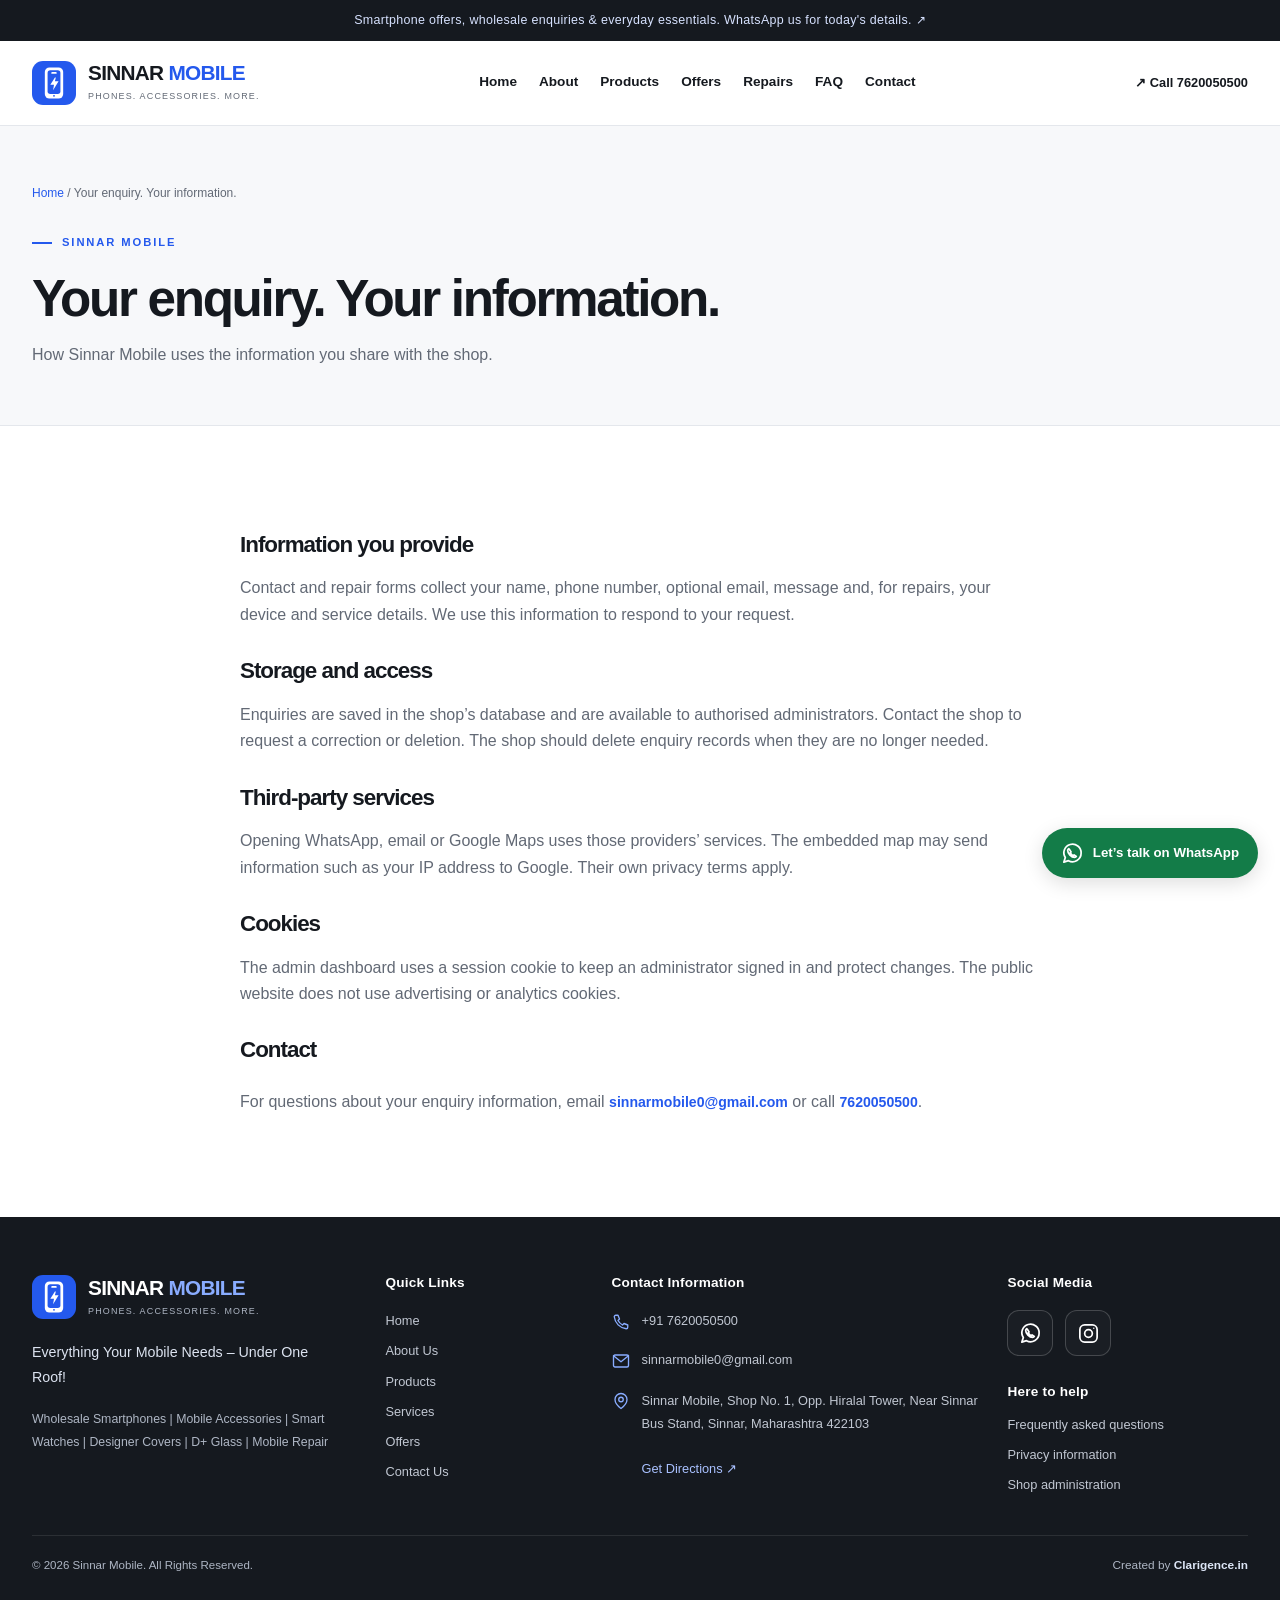
<file: privacy.html>
<!DOCTYPE html>
<html lang="en"><head><meta charset="utf-8"><meta name="viewport" content="width=device-width, initial-scale=1"><title>Privacy Information | Sinnar Mobile</title><meta name="description" content="Learn how Sinnar Mobile uses and stores contact and repair enquiry information, and how to request corrections or deletion."><meta name="theme-color" content="#2459ed"><link rel="canonical" href="https://prashants-07.github.io/Sinnar-Mobile/privacy.html"><meta property="og:type" content="website"><meta property="og:site_name" content="Sinnar Mobile"><meta property="og:title" content="Privacy Information | Sinnar Mobile"><meta property="og:description" content="Learn how Sinnar Mobile uses and stores contact and repair enquiry information, and how to request corrections or deletion."><meta property="og:url" content="https://prashants-07.github.io/Sinnar-Mobile/privacy.html"><meta property="og:image" content="https://prashants-07.github.io/Sinnar-Mobile/assets/images/iphone1.webp"><meta property="og:locale" content="en_IN"><link rel="icon" href="assets/images/favicon.svg" type="image/svg+xml"><link rel="icon" href="assets/images/favicon-32x32.png" type="image/png" sizes="32x32"><link rel="icon" href="assets/images/favicon-16x16.png" type="image/png" sizes="16x16"><link rel="shortcut icon" href="assets/images/favicon.ico"><link rel="apple-touch-icon" href="assets/images/apple-touch-icon.png" sizes="180x180"><link rel="stylesheet" href="assets/css/style.css"><script src="assets/js/config.js" defer></script><script type="module" src="assets/js/app.js"></script><script type="application/ld+json">{"@context": "https://schema.org", "@type": "Store", "name": "Sinnar Mobile", "url": "https://prashants-07.github.io/Sinnar-Mobile/", "telephone": "+917620050500", "email": "sinnarmobile0@gmail.com", "image": "https://prashants-07.github.io/Sinnar-Mobile/assets/images/shop.webp", "description": "Wholesale and retail mobile shop, smartphones, accessories, gifts and mobile repair enquiries.", "address": {"@type": "PostalAddress", "streetAddress": "Shop No. 1, Opp. Hiralal Tower, Near Sinnar Bus Stand", "addressLocality": "Sinnar", "addressRegion": "Maharashtra", "postalCode": "422103", "addressCountry": "IN"}, "geo": {"@type": "GeoCoordinates", "latitude": 19.8431708, "longitude": 73.9948891}, "hasMap": "https://maps.app.goo.gl/g274oeQUb9x3pte76"}</script></head>
<body><a class="skip-link" href="#main">Skip to content</a><div class="announcement"><a data-wa href="https://wa.me/917620050500"><span data-setting="announcement">Smartphone offers, wholesale enquiries &amp; everyday essentials. WhatsApp us for today’s details.</span> <span aria-hidden="true">↗</span></a></div><header class="site-header"><div class="container nav-row"><a class="brand" href="index.html" aria-label="Sinnar Mobile home"><span class="brand-mark" aria-hidden="true"><img src="assets/images/smartphone-logo.svg" width="48" height="48" alt="" aria-hidden="true"></span><span class="brand-copy"><strong class="brand-name"><span>SINNAR</span> <span class="brand-accent">MOBILE</span></strong><small>Phones. Accessories. More.</small></span></a><button class="menu-toggle" aria-label="Open navigation" aria-expanded="false" aria-controls="main-nav">☰</button><nav class="main-nav" id="main-nav" aria-label="Main navigation"><a href="index.html" >Home</a><a href="about.html" >About</a><a href="products.html" >Products</a><a href="offers.html" >Offers</a><a href="services.html" >Repairs</a><a href="faq.html" >FAQ</a><a href="contact.html" >Contact</a></nav><a class="nav-call" data-phone href="tel:7620050500"><span aria-hidden="true">↗</span> Call 7620050500</a></div></header>
<main id="main"><section class="page-intro"><div class="container"><div class="breadcrumbs"><a href="index.html">Home</a> / Your enquiry. Your information.</div><span class="eyebrow">Sinnar Mobile</span><h1>Your enquiry. Your information.</h1><p>How Sinnar Mobile uses the information you share with the shop.</p></div></section><section class="section"><div class="container privacy-copy"><h2>Information you provide</h2><p>Contact and repair forms collect your name, phone number, optional email, message and, for repairs, your device and service details. We use this information to respond to your request.</p><h2>Storage and access</h2><p>Enquiries are saved in the shop’s database and are available to authorised administrators. Contact the shop to request a correction or deletion. The shop should delete enquiry records when they are no longer needed.</p><h2>Third-party services</h2><p>Opening WhatsApp, email or Google Maps uses those providers’ services. The embedded map may send information such as your IP address to Google. Their own privacy terms apply.</p><h2>Cookies</h2><p>The admin dashboard uses a session cookie to keep an administrator signed in and protect changes. The public website does not use advertising or analytics cookies.</p><h2>Contact</h2><p>For questions about your enquiry information, email <a class="text-link" href="mailto:sinnarmobile0@gmail.com">sinnarmobile0@gmail.com</a> or call <a class="text-link" href="tel:7620050500">7620050500</a>.</p></div></section></main><footer class="site-footer"><div class="container"><div class="footer-grid">
<div class="footer-brand"><a class="brand" href="index.html" aria-label="Sinnar Mobile home"><span class="brand-mark" aria-hidden="true"><img src="assets/images/smartphone-logo.svg" width="48" height="48" alt="" aria-hidden="true"></span><span class="brand-copy"><strong class="brand-name"><span>SINNAR</span> <span class="brand-accent">MOBILE</span></strong><small>Phones. Accessories. More.</small></span></a><p class="footer-tagline">Everything Your Mobile Needs – Under One Roof!</p><p class="footer-range">Wholesale Smartphones | Mobile Accessories | Smart Watches | Designer Covers | D+ Glass | Mobile Repair</p></div>
<div><h3>Quick Links</h3><nav class="footer-links" aria-label="Footer quick links"><a href="index.html">Home</a><a href="about.html">About Us</a><a href="products.html">Products</a><a href="services.html">Services</a><a href="offers.html">Offers</a><a href="contact.html">Contact Us</a></nav></div>
<div><h3>Contact Information</h3><div class="footer-links footer-contact-links"><a class="footer-contact" data-phone href="tel:7620050500"><svg class="ui-icon" viewBox="0 0 24 24" fill="none" stroke="currentColor" stroke-width="1.8" stroke-linecap="round" stroke-linejoin="round" aria-hidden="true" focusable="false"><path d="M5 3h3l2 5-2 2a16 16 0 0 0 6 6l2-2 5 2v3a2 2 0 0 1-2 2A18 18 0 0 1 3 5a2 2 0 0 1 2-2Z"/></svg><span>+91 <span data-setting="phone">7620050500</span></span></a><a class="footer-contact" data-email href="mailto:sinnarmobile0@gmail.com"><svg class="ui-icon" viewBox="0 0 24 24" fill="none" stroke="currentColor" stroke-width="1.8" stroke-linecap="round" stroke-linejoin="round" aria-hidden="true" focusable="false"><rect x="2" y="4" width="20" height="16" rx="2"/><path d="m2 5 10 8L22 5"/></svg><span data-setting="email">sinnarmobile0@gmail.com</span></a><div class="footer-contact"><svg class="ui-icon" viewBox="0 0 24 24" fill="none" stroke="currentColor" stroke-width="1.8" stroke-linecap="round" stroke-linejoin="round" aria-hidden="true" focusable="false"><path d="M20 10c0 6-8 12-8 12S4 16 4 10a8 8 0 1 1 16 0Z"/><circle cx="12" cy="10" r="3"/></svg><address data-setting="address">Sinnar Mobile, Shop No. 1, Opp. Hiralal Tower, Near Sinnar Bus Stand, Sinnar, Maharashtra 422103</address></div><a class="footer-directions" data-directions href="https://maps.app.goo.gl/g274oeQUb9x3pte76" target="_blank" rel="noopener noreferrer">Get Directions ↗</a></div></div>
<div><h3>Social Media</h3><div class="footer-socials"><a class="social-link" data-wa href="https://wa.me/917620050500" target="_blank" rel="noopener noreferrer" aria-label="Chat with Sinnar Mobile on WhatsApp"><svg class="ui-icon" viewBox="0 0 24 24" fill="none" stroke="currentColor" stroke-width="1.8" stroke-linecap="round" stroke-linejoin="round" aria-hidden="true" focusable="false"><path d="M21 11.5a9 9 0 0 1-13.2 8L3 21l1.5-4.8A9 9 0 1 1 21 11.5Z"/><path d="M8 7c-.6.3-1 1-1 1.8 0 3.3 3.8 7.2 7.2 7.2.8 0 1.5-.4 1.8-1l-2.3-1.5-1 1a10 10 0 0 1-3.2-3.2l1-1L9 8l-1-1Z"/></svg></a><a class="social-link" data-instagram target="_blank" rel="noopener noreferrer" aria-label="Visit Sinnar Mobile on Instagram" hidden><svg class="ui-icon" viewBox="0 0 24 24" fill="none" stroke="currentColor" stroke-width="1.8" stroke-linecap="round" stroke-linejoin="round" aria-hidden="true" focusable="false"><rect x="3" y="3" width="18" height="18" rx="5"/><circle cx="12" cy="12" r="4"/><circle cx="17.5" cy="6.5" r=".75" fill="currentColor" stroke="none"/></svg></a><span class="social-link social-pending" data-instagram-pending role="img" aria-label="Instagram profile not yet available" title="Instagram profile coming soon"><svg class="ui-icon" viewBox="0 0 24 24" fill="none" stroke="currentColor" stroke-width="1.8" stroke-linecap="round" stroke-linejoin="round" aria-hidden="true" focusable="false"><rect x="3" y="3" width="18" height="18" rx="5"/><circle cx="12" cy="12" r="4"/><circle cx="17.5" cy="6.5" r=".75" fill="currentColor" stroke="none"/></svg></span></div><h3 class="footer-help-title">Here to help</h3><nav class="footer-links" aria-label="Footer help links"><a href="faq.html">Frequently asked questions</a><a href="privacy.html">Privacy information</a><a href="admin/" data-admin>Shop administration</a></nav></div>
</div><div class="footer-bottom"><span>© 2026 Sinnar Mobile. All Rights Reserved.</span><span class="developer-credit">Created by <a href="https://clarigence.in/" target="_blank" rel="noopener noreferrer">Clarigence.in</a></span></div></div></footer><a class="whatsapp-float" data-wa href="https://wa.me/917620050500" target="_blank" rel="noopener noreferrer" aria-label="Chat with Sinnar Mobile on WhatsApp"><svg class="ui-icon" viewBox="0 0 24 24" fill="none" stroke="currentColor" stroke-width="1.8" stroke-linecap="round" stroke-linejoin="round" aria-hidden="true" focusable="false"><path d="M21 11.5a9 9 0 0 1-13.2 8L3 21l1.5-4.8A9 9 0 1 1 21 11.5Z"/><path d="M8 7c-.6.3-1 1-1 1.8 0 3.3 3.8 7.2 7.2 7.2.8 0 1.5-.4 1.8-1l-2.3-1.5-1 1a10 10 0 0 1-3.2-3.2l1-1L9 8l-1-1Z"/></svg><span>Let’s talk on WhatsApp</span></a></body></html>
</file>
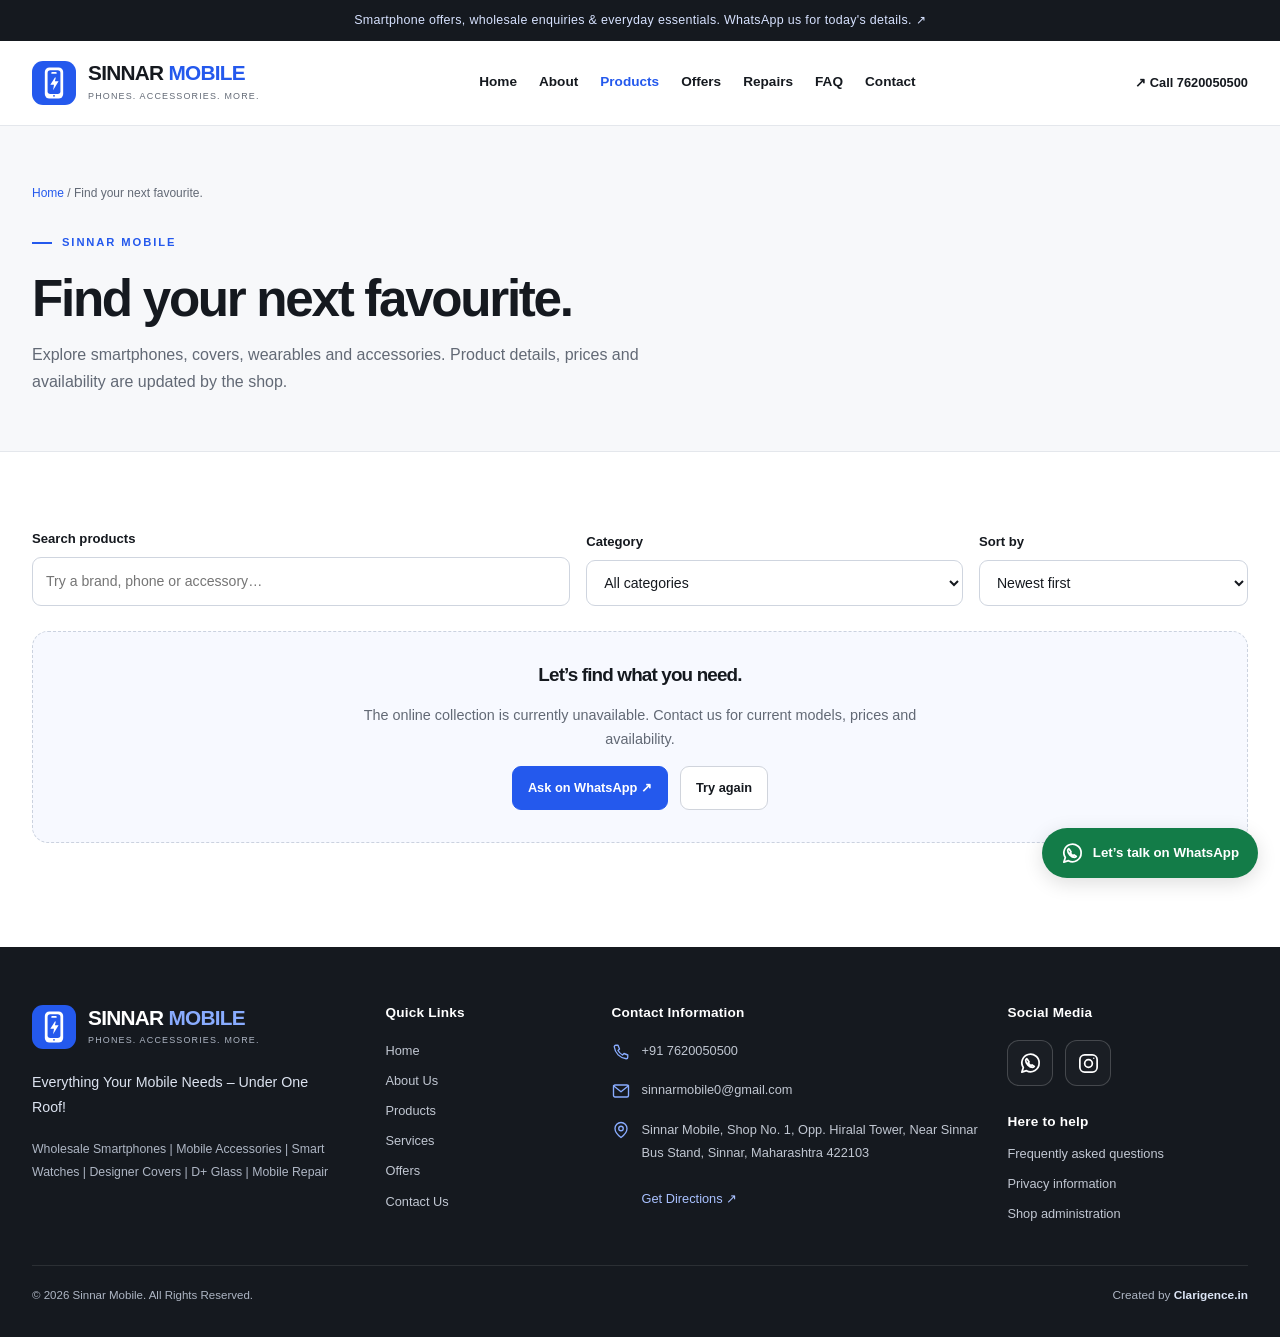
<file: products.html>
<!DOCTYPE html>
<html lang="en"><head><meta charset="utf-8"><meta name="viewport" content="width=device-width, initial-scale=1"><title>Smartphones &amp; Accessories | Sinnar Mobile</title><meta name="description" content="Browse Sinnar Mobile’s smartphones, designer covers, D+ glass, smart watches, chargers, audio accessories and more. Ask for current prices and availability."><meta name="theme-color" content="#2459ed"><link rel="canonical" href="https://prashants-07.github.io/Sinnar-Mobile/products.html"><meta property="og:type" content="website"><meta property="og:site_name" content="Sinnar Mobile"><meta property="og:title" content="Smartphones &amp; Accessories | Sinnar Mobile"><meta property="og:description" content="Browse Sinnar Mobile’s smartphones, designer covers, D+ glass, smart watches, chargers, audio accessories and more. Ask for current prices and availability."><meta property="og:url" content="https://prashants-07.github.io/Sinnar-Mobile/products.html"><meta property="og:image" content="https://prashants-07.github.io/Sinnar-Mobile/assets/images/iphone1.webp"><meta property="og:locale" content="en_IN"><link rel="icon" href="assets/images/favicon.svg" type="image/svg+xml"><link rel="icon" href="assets/images/favicon-32x32.png" type="image/png" sizes="32x32"><link rel="icon" href="assets/images/favicon-16x16.png" type="image/png" sizes="16x16"><link rel="shortcut icon" href="assets/images/favicon.ico"><link rel="apple-touch-icon" href="assets/images/apple-touch-icon.png" sizes="180x180"><link rel="stylesheet" href="assets/css/style.css"><script src="assets/js/config.js" defer></script><script type="module" src="assets/js/app.js"></script><script type="application/ld+json">{"@context": "https://schema.org", "@type": "Store", "name": "Sinnar Mobile", "url": "https://prashants-07.github.io/Sinnar-Mobile/", "telephone": "+917620050500", "email": "sinnarmobile0@gmail.com", "image": "https://prashants-07.github.io/Sinnar-Mobile/assets/images/shop.webp", "description": "Wholesale and retail mobile shop, smartphones, accessories, gifts and mobile repair enquiries.", "address": {"@type": "PostalAddress", "streetAddress": "Shop No. 1, Opp. Hiralal Tower, Near Sinnar Bus Stand", "addressLocality": "Sinnar", "addressRegion": "Maharashtra", "postalCode": "422103", "addressCountry": "IN"}, "geo": {"@type": "GeoCoordinates", "latitude": 19.8431708, "longitude": 73.9948891}, "hasMap": "https://maps.app.goo.gl/g274oeQUb9x3pte76"}</script></head>
<body><a class="skip-link" href="#main">Skip to content</a><div class="announcement"><a data-wa href="https://wa.me/917620050500"><span data-setting="announcement">Smartphone offers, wholesale enquiries &amp; everyday essentials. WhatsApp us for today’s details.</span> <span aria-hidden="true">↗</span></a></div><header class="site-header"><div class="container nav-row"><a class="brand" href="index.html" aria-label="Sinnar Mobile home"><span class="brand-mark" aria-hidden="true"><img src="assets/images/smartphone-logo.svg" width="48" height="48" alt="" aria-hidden="true"></span><span class="brand-copy"><strong class="brand-name"><span>SINNAR</span> <span class="brand-accent">MOBILE</span></strong><small>Phones. Accessories. More.</small></span></a><button class="menu-toggle" aria-label="Open navigation" aria-expanded="false" aria-controls="main-nav">☰</button><nav class="main-nav" id="main-nav" aria-label="Main navigation"><a href="index.html" >Home</a><a href="about.html" >About</a><a href="products.html" aria-current=page>Products</a><a href="offers.html" >Offers</a><a href="services.html" >Repairs</a><a href="faq.html" >FAQ</a><a href="contact.html" >Contact</a></nav><a class="nav-call" data-phone href="tel:7620050500"><span aria-hidden="true">↗</span> Call 7620050500</a></div></header>
<main id="main"><section class="page-intro"><div class="container"><div class="breadcrumbs"><a href="index.html">Home</a> / Find your next favourite.</div><span class="eyebrow">Sinnar Mobile</span><h1>Find your next favourite.</h1><p>Explore smartphones, covers, wearables and accessories. Product details, prices and availability are updated by the shop.</p></div></section><section class="section"><div class="container"><form class="filters" id="catalog-filters" role="search"><div class="field"><label for="search">Search products</label><input id="search" name="search" type="search" maxlength="150" placeholder="Try a brand, phone or accessory…"></div><div class="field"><label for="category">Category</label><select id="category" name="categoryId"><option value="">All categories</option></select></div><div class="field"><label for="sort">Sort by</label><select id="sort" name="sort"><option value="newest">Newest first</option><option value="name">Name A–Z</option><option value="price-asc">Price: low to high</option><option value="price-desc">Price: high to low</option></select></div></form><p class="catalog-count" id="catalog-count" role="status" aria-live="polite"></p><div class="collection-grid product-grid" id="catalog-grid"><p class="loading">Loading the collection…</p></div><div class="pagination" id="catalog-pagination"></div></div></section></main><footer class="site-footer"><div class="container"><div class="footer-grid">
<div class="footer-brand"><a class="brand" href="index.html" aria-label="Sinnar Mobile home"><span class="brand-mark" aria-hidden="true"><img src="assets/images/smartphone-logo.svg" width="48" height="48" alt="" aria-hidden="true"></span><span class="brand-copy"><strong class="brand-name"><span>SINNAR</span> <span class="brand-accent">MOBILE</span></strong><small>Phones. Accessories. More.</small></span></a><p class="footer-tagline">Everything Your Mobile Needs – Under One Roof!</p><p class="footer-range">Wholesale Smartphones | Mobile Accessories | Smart Watches | Designer Covers | D+ Glass | Mobile Repair</p></div>
<div><h3>Quick Links</h3><nav class="footer-links" aria-label="Footer quick links"><a href="index.html">Home</a><a href="about.html">About Us</a><a href="products.html">Products</a><a href="services.html">Services</a><a href="offers.html">Offers</a><a href="contact.html">Contact Us</a></nav></div>
<div><h3>Contact Information</h3><div class="footer-links footer-contact-links"><a class="footer-contact" data-phone href="tel:7620050500"><svg class="ui-icon" viewBox="0 0 24 24" fill="none" stroke="currentColor" stroke-width="1.8" stroke-linecap="round" stroke-linejoin="round" aria-hidden="true" focusable="false"><path d="M5 3h3l2 5-2 2a16 16 0 0 0 6 6l2-2 5 2v3a2 2 0 0 1-2 2A18 18 0 0 1 3 5a2 2 0 0 1 2-2Z"/></svg><span>+91 <span data-setting="phone">7620050500</span></span></a><a class="footer-contact" data-email href="mailto:sinnarmobile0@gmail.com"><svg class="ui-icon" viewBox="0 0 24 24" fill="none" stroke="currentColor" stroke-width="1.8" stroke-linecap="round" stroke-linejoin="round" aria-hidden="true" focusable="false"><rect x="2" y="4" width="20" height="16" rx="2"/><path d="m2 5 10 8L22 5"/></svg><span data-setting="email">sinnarmobile0@gmail.com</span></a><div class="footer-contact"><svg class="ui-icon" viewBox="0 0 24 24" fill="none" stroke="currentColor" stroke-width="1.8" stroke-linecap="round" stroke-linejoin="round" aria-hidden="true" focusable="false"><path d="M20 10c0 6-8 12-8 12S4 16 4 10a8 8 0 1 1 16 0Z"/><circle cx="12" cy="10" r="3"/></svg><address data-setting="address">Sinnar Mobile, Shop No. 1, Opp. Hiralal Tower, Near Sinnar Bus Stand, Sinnar, Maharashtra 422103</address></div><a class="footer-directions" data-directions href="https://maps.app.goo.gl/g274oeQUb9x3pte76" target="_blank" rel="noopener noreferrer">Get Directions ↗</a></div></div>
<div><h3>Social Media</h3><div class="footer-socials"><a class="social-link" data-wa href="https://wa.me/917620050500" target="_blank" rel="noopener noreferrer" aria-label="Chat with Sinnar Mobile on WhatsApp"><svg class="ui-icon" viewBox="0 0 24 24" fill="none" stroke="currentColor" stroke-width="1.8" stroke-linecap="round" stroke-linejoin="round" aria-hidden="true" focusable="false"><path d="M21 11.5a9 9 0 0 1-13.2 8L3 21l1.5-4.8A9 9 0 1 1 21 11.5Z"/><path d="M8 7c-.6.3-1 1-1 1.8 0 3.3 3.8 7.2 7.2 7.2.8 0 1.5-.4 1.8-1l-2.3-1.5-1 1a10 10 0 0 1-3.2-3.2l1-1L9 8l-1-1Z"/></svg></a><a class="social-link" data-instagram target="_blank" rel="noopener noreferrer" aria-label="Visit Sinnar Mobile on Instagram" hidden><svg class="ui-icon" viewBox="0 0 24 24" fill="none" stroke="currentColor" stroke-width="1.8" stroke-linecap="round" stroke-linejoin="round" aria-hidden="true" focusable="false"><rect x="3" y="3" width="18" height="18" rx="5"/><circle cx="12" cy="12" r="4"/><circle cx="17.5" cy="6.5" r=".75" fill="currentColor" stroke="none"/></svg></a><span class="social-link social-pending" data-instagram-pending role="img" aria-label="Instagram profile not yet available" title="Instagram profile coming soon"><svg class="ui-icon" viewBox="0 0 24 24" fill="none" stroke="currentColor" stroke-width="1.8" stroke-linecap="round" stroke-linejoin="round" aria-hidden="true" focusable="false"><rect x="3" y="3" width="18" height="18" rx="5"/><circle cx="12" cy="12" r="4"/><circle cx="17.5" cy="6.5" r=".75" fill="currentColor" stroke="none"/></svg></span></div><h3 class="footer-help-title">Here to help</h3><nav class="footer-links" aria-label="Footer help links"><a href="faq.html">Frequently asked questions</a><a href="privacy.html">Privacy information</a><a href="admin/" data-admin>Shop administration</a></nav></div>
</div><div class="footer-bottom"><span>© 2026 Sinnar Mobile. All Rights Reserved.</span><span class="developer-credit">Created by <a href="https://clarigence.in/" target="_blank" rel="noopener noreferrer">Clarigence.in</a></span></div></div></footer><a class="whatsapp-float" data-wa href="https://wa.me/917620050500" target="_blank" rel="noopener noreferrer" aria-label="Chat with Sinnar Mobile on WhatsApp"><svg class="ui-icon" viewBox="0 0 24 24" fill="none" stroke="currentColor" stroke-width="1.8" stroke-linecap="round" stroke-linejoin="round" aria-hidden="true" focusable="false"><path d="M21 11.5a9 9 0 0 1-13.2 8L3 21l1.5-4.8A9 9 0 1 1 21 11.5Z"/><path d="M8 7c-.6.3-1 1-1 1.8 0 3.3 3.8 7.2 7.2 7.2.8 0 1.5-.4 1.8-1l-2.3-1.5-1 1a10 10 0 0 1-3.2-3.2l1-1L9 8l-1-1Z"/></svg><span>Let’s talk on WhatsApp</span></a></body></html>
</file>
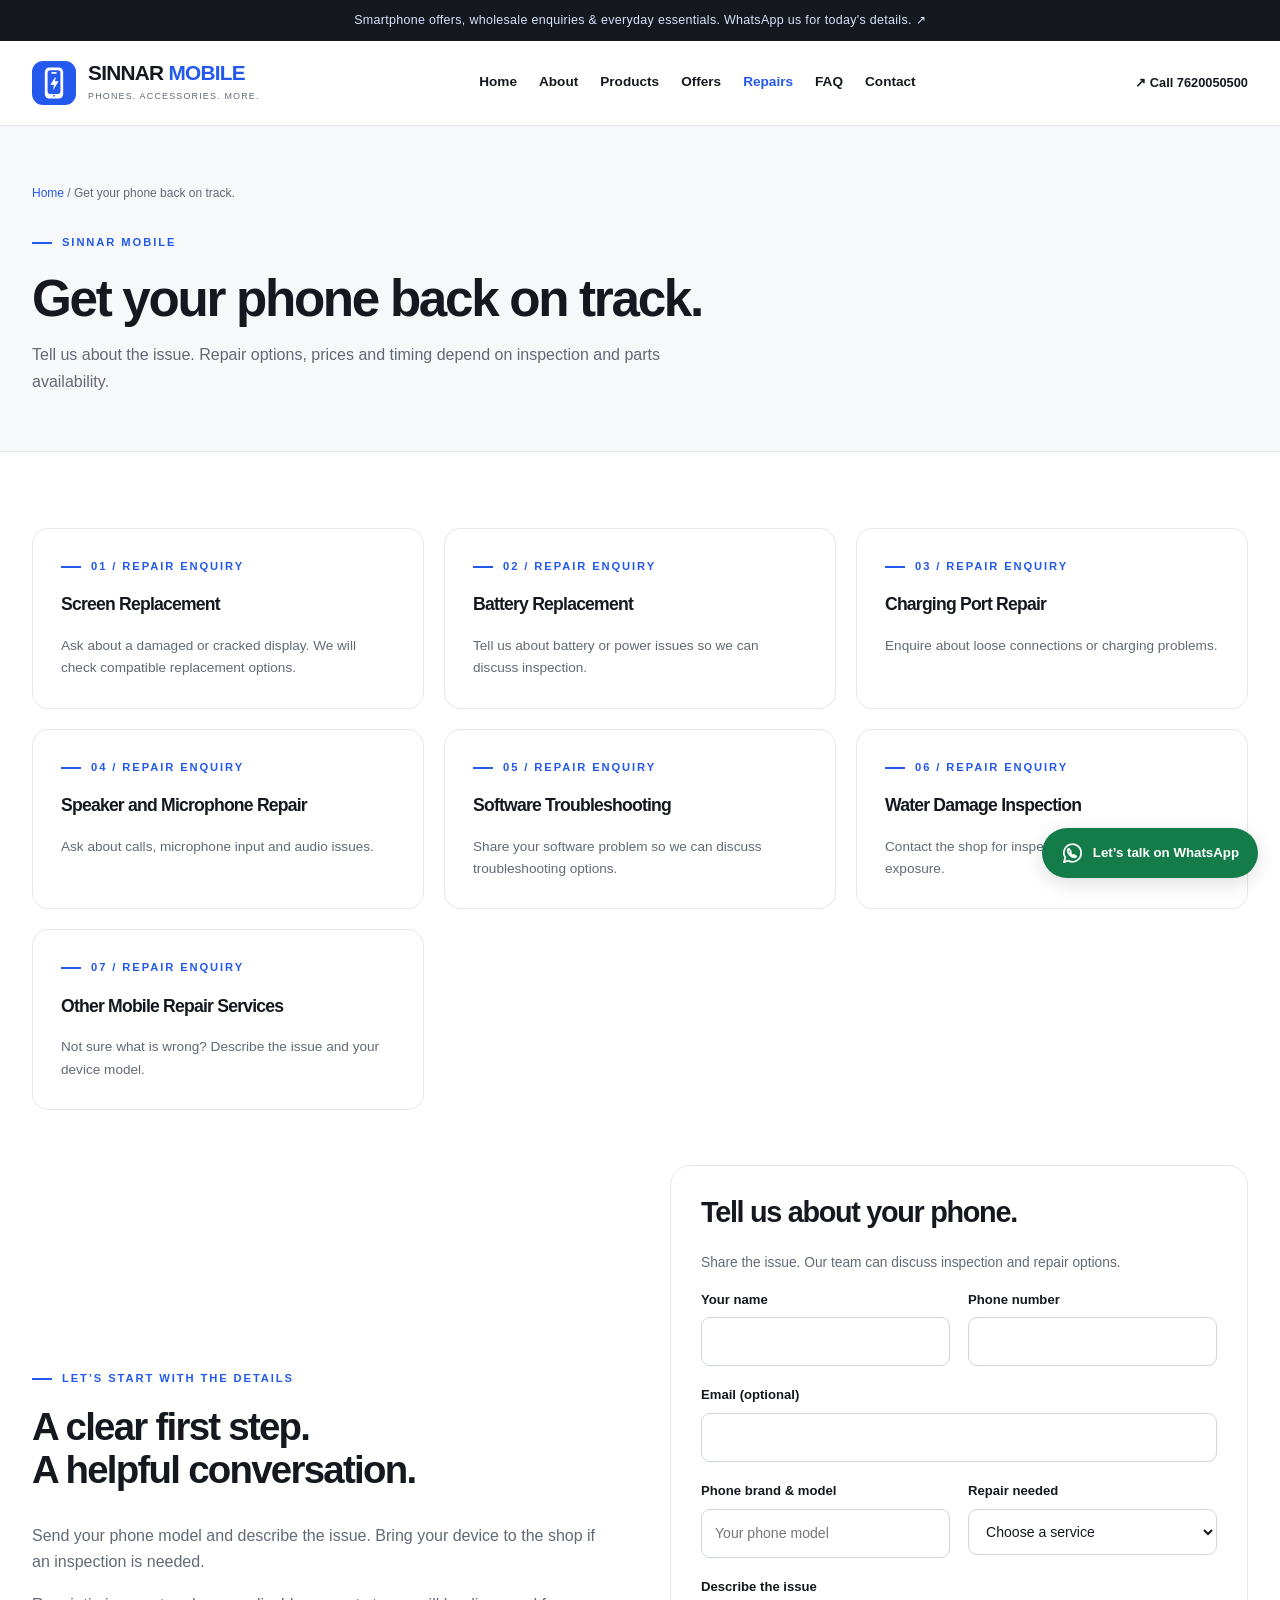
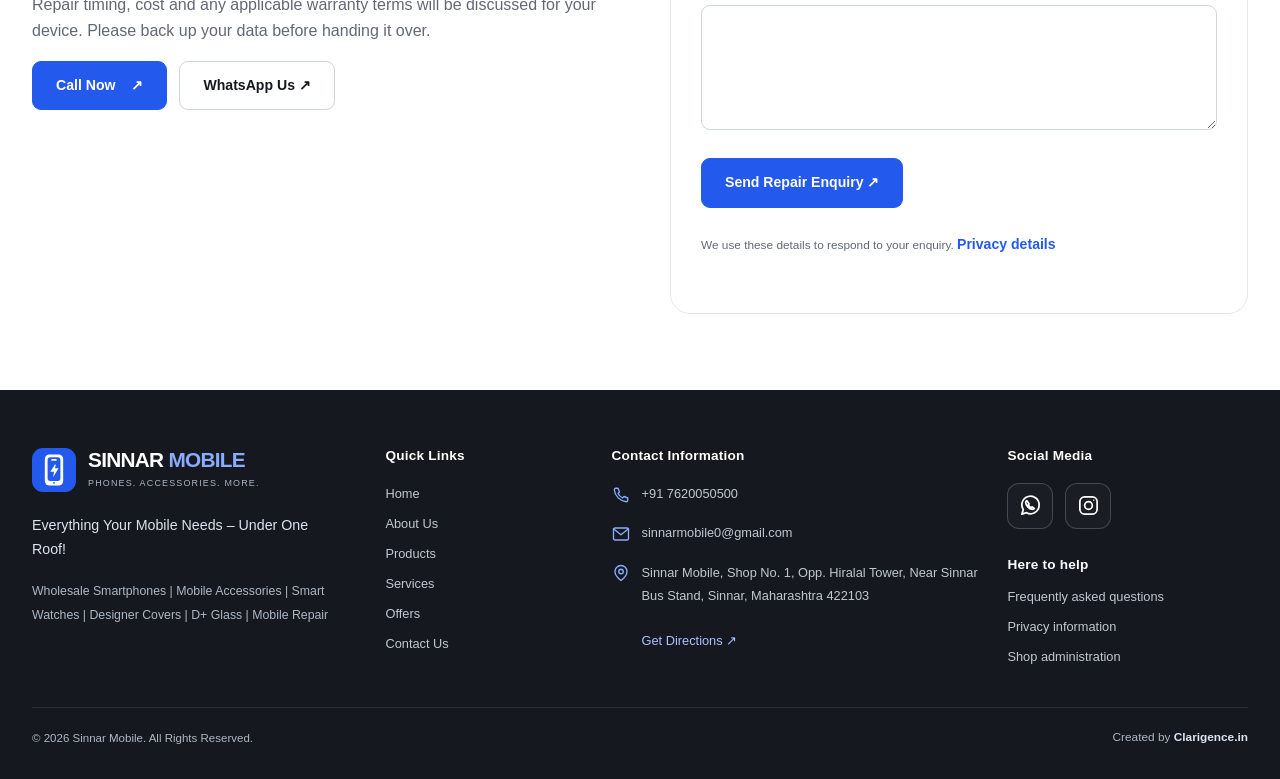
<file: services.html>
<!DOCTYPE html>
<html lang="en"><head><meta charset="utf-8"><meta name="viewport" content="width=device-width, initial-scale=1"><title>Mobile Repair &amp; Services | Sinnar Mobile</title><meta name="description" content="Submit a mobile repair enquiry for screen, battery, charging port, audio, software or water damage inspection at Sinnar Mobile."><meta name="theme-color" content="#2459ed"><link rel="canonical" href="https://prashants-07.github.io/Sinnar-Mobile/services.html"><meta property="og:type" content="website"><meta property="og:site_name" content="Sinnar Mobile"><meta property="og:title" content="Mobile Repair &amp; Services | Sinnar Mobile"><meta property="og:description" content="Submit a mobile repair enquiry for screen, battery, charging port, audio, software or water damage inspection at Sinnar Mobile."><meta property="og:url" content="https://prashants-07.github.io/Sinnar-Mobile/services.html"><meta property="og:image" content="https://prashants-07.github.io/Sinnar-Mobile/assets/images/iphone1.webp"><meta property="og:locale" content="en_IN"><link rel="icon" href="assets/images/favicon.svg" type="image/svg+xml"><link rel="icon" href="assets/images/favicon-32x32.png" type="image/png" sizes="32x32"><link rel="icon" href="assets/images/favicon-16x16.png" type="image/png" sizes="16x16"><link rel="shortcut icon" href="assets/images/favicon.ico"><link rel="apple-touch-icon" href="assets/images/apple-touch-icon.png" sizes="180x180"><link rel="stylesheet" href="assets/css/style.css"><script src="assets/js/config.js" defer></script><script type="module" src="assets/js/app.js"></script><script type="application/ld+json">{"@context": "https://schema.org", "@type": "Store", "name": "Sinnar Mobile", "url": "https://prashants-07.github.io/Sinnar-Mobile/", "telephone": "+917620050500", "email": "sinnarmobile0@gmail.com", "image": "https://prashants-07.github.io/Sinnar-Mobile/assets/images/shop.webp", "description": "Wholesale and retail mobile shop, smartphones, accessories, gifts and mobile repair enquiries.", "address": {"@type": "PostalAddress", "streetAddress": "Shop No. 1, Opp. Hiralal Tower, Near Sinnar Bus Stand", "addressLocality": "Sinnar", "addressRegion": "Maharashtra", "postalCode": "422103", "addressCountry": "IN"}, "geo": {"@type": "GeoCoordinates", "latitude": 19.8431708, "longitude": 73.9948891}, "hasMap": "https://maps.app.goo.gl/g274oeQUb9x3pte76"}</script></head>
<body><a class="skip-link" href="#main">Skip to content</a><div class="announcement"><a data-wa href="https://wa.me/917620050500"><span data-setting="announcement">Smartphone offers, wholesale enquiries &amp; everyday essentials. WhatsApp us for today’s details.</span> <span aria-hidden="true">↗</span></a></div><header class="site-header"><div class="container nav-row"><a class="brand" href="index.html" aria-label="Sinnar Mobile home"><span class="brand-mark" aria-hidden="true"><img src="assets/images/smartphone-logo.svg" width="48" height="48" alt="" aria-hidden="true"></span><span class="brand-copy"><strong class="brand-name"><span>SINNAR</span> <span class="brand-accent">MOBILE</span></strong><small>Phones. Accessories. More.</small></span></a><button class="menu-toggle" aria-label="Open navigation" aria-expanded="false" aria-controls="main-nav">☰</button><nav class="main-nav" id="main-nav" aria-label="Main navigation"><a href="index.html" >Home</a><a href="about.html" >About</a><a href="products.html" >Products</a><a href="offers.html" >Offers</a><a href="services.html" aria-current=page>Repairs</a><a href="faq.html" >FAQ</a><a href="contact.html" >Contact</a></nav><a class="nav-call" data-phone href="tel:7620050500"><span aria-hidden="true">↗</span> Call 7620050500</a></div></header>
<main id="main"><section class="page-intro"><div class="container"><div class="breadcrumbs"><a href="index.html">Home</a> / Get your phone back on track.</div><span class="eyebrow">Sinnar Mobile</span><h1>Get your phone back on track.</h1><p>Tell us about the issue. Repair options, prices and timing depend on inspection and parts availability.</p></div></section><section class="section"><div class="container"><div class="service-grid"><article class="service-card"><span class="eyebrow">01 / Repair enquiry</span><h3>Screen Replacement</h3><p>Ask about a damaged or cracked display. We will check compatible replacement options.</p></article><article class="service-card"><span class="eyebrow">02 / Repair enquiry</span><h3>Battery Replacement</h3><p>Tell us about battery or power issues so we can discuss inspection.</p></article><article class="service-card"><span class="eyebrow">03 / Repair enquiry</span><h3>Charging Port Repair</h3><p>Enquire about loose connections or charging problems.</p></article><article class="service-card"><span class="eyebrow">04 / Repair enquiry</span><h3>Speaker and Microphone Repair</h3><p>Ask about calls, microphone input and audio issues.</p></article><article class="service-card"><span class="eyebrow">05 / Repair enquiry</span><h3>Software Troubleshooting</h3><p>Share your software problem so we can discuss troubleshooting options.</p></article><article class="service-card"><span class="eyebrow">06 / Repair enquiry</span><h3>Water Damage Inspection</h3><p>Contact the shop for inspection options after liquid exposure.</p></article><article class="service-card"><span class="eyebrow">07 / Repair enquiry</span><h3>Other Mobile Repair Services</h3><p>Not sure what is wrong? Describe the issue and your device model.</p></article></div><div class="split"><div><span class="eyebrow">Let’s start with the details</span><h2>A clear first step.<br>A helpful conversation.</h2><p>Send your phone model and describe the issue. Bring your device to the shop if an inspection is needed.</p><p>Repair timing, cost and any applicable warranty terms will be discussed for your device. Please back up your data before handing it over.</p><div class="actions"><a class="btn" data-phone href="tel:7620050500">Call Now <span aria-hidden="true">↗</span></a><a class="btn secondary" data-wa href="https://wa.me/917620050500" target="_blank" rel="noopener noreferrer">WhatsApp Us ↗</a></div></div><form class="form-panel enquiry-form" data-kind="repair-enquiries">
<h2>Tell us about your phone.</h2><p>Share the issue. Our team can discuss inspection and repair options.</p>
<div class="form-grid"><div class="field"><label for="name">Your name</label><input id="name" name="name" autocomplete="name" maxlength="100" required></div><div class="field"><label for="phone">Phone number</label><input id="phone" name="phone" type="tel" autocomplete="tel" minlength="10" maxlength="20" pattern="[+0-9 ()\-]{10,20}" required></div><div class="field full"><label for="email">Email <span>(optional)</span></label><input id="email" name="email" type="email" autocomplete="email" maxlength="254"></div><div class="field"><label for="device">Phone brand &amp; model</label><input id="device" name="device" maxlength="150" required placeholder="Your phone model"></div><div class="field"><label for="service">Repair needed</label><select id="service" name="service" required><option value="">Choose a service</option><option>Screen Replacement</option><option>Battery Replacement</option><option>Charging Port Repair</option><option>Speaker and Microphone Repair</option><option>Software Troubleshooting</option><option>Water Damage Inspection</option><option>Other Mobile Repair Services</option></select></div><div class="field full"><label for="message">Describe the issue</label><textarea id="message" name="message" maxlength="2000" required></textarea></div></div>
<div class="honeypot" aria-hidden="true"><label for="website">Leave this blank</label><input id="website" name="website" tabindex="-1" autocomplete="off"></div>
<button class="btn" type="submit">Send Repair Enquiry ↗</button><p class="form-note">We use these details to respond to your enquiry. <a class="text-link" href="privacy.html">Privacy details</a></p><p class="form-status" role="status" aria-live="polite"></p></form></div></div></section></main><footer class="site-footer"><div class="container"><div class="footer-grid">
<div class="footer-brand"><a class="brand" href="index.html" aria-label="Sinnar Mobile home"><span class="brand-mark" aria-hidden="true"><img src="assets/images/smartphone-logo.svg" width="48" height="48" alt="" aria-hidden="true"></span><span class="brand-copy"><strong class="brand-name"><span>SINNAR</span> <span class="brand-accent">MOBILE</span></strong><small>Phones. Accessories. More.</small></span></a><p class="footer-tagline">Everything Your Mobile Needs – Under One Roof!</p><p class="footer-range">Wholesale Smartphones | Mobile Accessories | Smart Watches | Designer Covers | D+ Glass | Mobile Repair</p></div>
<div><h3>Quick Links</h3><nav class="footer-links" aria-label="Footer quick links"><a href="index.html">Home</a><a href="about.html">About Us</a><a href="products.html">Products</a><a href="services.html">Services</a><a href="offers.html">Offers</a><a href="contact.html">Contact Us</a></nav></div>
<div><h3>Contact Information</h3><div class="footer-links footer-contact-links"><a class="footer-contact" data-phone href="tel:7620050500"><svg class="ui-icon" viewBox="0 0 24 24" fill="none" stroke="currentColor" stroke-width="1.8" stroke-linecap="round" stroke-linejoin="round" aria-hidden="true" focusable="false"><path d="M5 3h3l2 5-2 2a16 16 0 0 0 6 6l2-2 5 2v3a2 2 0 0 1-2 2A18 18 0 0 1 3 5a2 2 0 0 1 2-2Z"/></svg><span>+91 <span data-setting="phone">7620050500</span></span></a><a class="footer-contact" data-email href="mailto:sinnarmobile0@gmail.com"><svg class="ui-icon" viewBox="0 0 24 24" fill="none" stroke="currentColor" stroke-width="1.8" stroke-linecap="round" stroke-linejoin="round" aria-hidden="true" focusable="false"><rect x="2" y="4" width="20" height="16" rx="2"/><path d="m2 5 10 8L22 5"/></svg><span data-setting="email">sinnarmobile0@gmail.com</span></a><div class="footer-contact"><svg class="ui-icon" viewBox="0 0 24 24" fill="none" stroke="currentColor" stroke-width="1.8" stroke-linecap="round" stroke-linejoin="round" aria-hidden="true" focusable="false"><path d="M20 10c0 6-8 12-8 12S4 16 4 10a8 8 0 1 1 16 0Z"/><circle cx="12" cy="10" r="3"/></svg><address data-setting="address">Sinnar Mobile, Shop No. 1, Opp. Hiralal Tower, Near Sinnar Bus Stand, Sinnar, Maharashtra 422103</address></div><a class="footer-directions" data-directions href="https://maps.app.goo.gl/g274oeQUb9x3pte76" target="_blank" rel="noopener noreferrer">Get Directions ↗</a></div></div>
<div><h3>Social Media</h3><div class="footer-socials"><a class="social-link" data-wa href="https://wa.me/917620050500" target="_blank" rel="noopener noreferrer" aria-label="Chat with Sinnar Mobile on WhatsApp"><svg class="ui-icon" viewBox="0 0 24 24" fill="none" stroke="currentColor" stroke-width="1.8" stroke-linecap="round" stroke-linejoin="round" aria-hidden="true" focusable="false"><path d="M21 11.5a9 9 0 0 1-13.2 8L3 21l1.5-4.8A9 9 0 1 1 21 11.5Z"/><path d="M8 7c-.6.3-1 1-1 1.8 0 3.3 3.8 7.2 7.2 7.2.8 0 1.5-.4 1.8-1l-2.3-1.5-1 1a10 10 0 0 1-3.2-3.2l1-1L9 8l-1-1Z"/></svg></a><a class="social-link" data-instagram target="_blank" rel="noopener noreferrer" aria-label="Visit Sinnar Mobile on Instagram" hidden><svg class="ui-icon" viewBox="0 0 24 24" fill="none" stroke="currentColor" stroke-width="1.8" stroke-linecap="round" stroke-linejoin="round" aria-hidden="true" focusable="false"><rect x="3" y="3" width="18" height="18" rx="5"/><circle cx="12" cy="12" r="4"/><circle cx="17.5" cy="6.5" r=".75" fill="currentColor" stroke="none"/></svg></a><span class="social-link social-pending" data-instagram-pending role="img" aria-label="Instagram profile not yet available" title="Instagram profile coming soon"><svg class="ui-icon" viewBox="0 0 24 24" fill="none" stroke="currentColor" stroke-width="1.8" stroke-linecap="round" stroke-linejoin="round" aria-hidden="true" focusable="false"><rect x="3" y="3" width="18" height="18" rx="5"/><circle cx="12" cy="12" r="4"/><circle cx="17.5" cy="6.5" r=".75" fill="currentColor" stroke="none"/></svg></span></div><h3 class="footer-help-title">Here to help</h3><nav class="footer-links" aria-label="Footer help links"><a href="faq.html">Frequently asked questions</a><a href="privacy.html">Privacy information</a><a href="admin/" data-admin>Shop administration</a></nav></div>
</div><div class="footer-bottom"><span>© 2026 Sinnar Mobile. All Rights Reserved.</span><span class="developer-credit">Created by <a href="https://clarigence.in/" target="_blank" rel="noopener noreferrer">Clarigence.in</a></span></div></div></footer><a class="whatsapp-float" data-wa href="https://wa.me/917620050500" target="_blank" rel="noopener noreferrer" aria-label="Chat with Sinnar Mobile on WhatsApp"><svg class="ui-icon" viewBox="0 0 24 24" fill="none" stroke="currentColor" stroke-width="1.8" stroke-linecap="round" stroke-linejoin="round" aria-hidden="true" focusable="false"><path d="M21 11.5a9 9 0 0 1-13.2 8L3 21l1.5-4.8A9 9 0 1 1 21 11.5Z"/><path d="M8 7c-.6.3-1 1-1 1.8 0 3.3 3.8 7.2 7.2 7.2.8 0 1.5-.4 1.8-1l-2.3-1.5-1 1a10 10 0 0 1-3.2-3.2l1-1L9 8l-1-1Z"/></svg><span>Let’s talk on WhatsApp</span></a></body></html>
</file>
<file: assets/css/style.css>
@font-face{font-family:LocalSans;src:local('Segoe UI')} 
:root{--ink:#15191f;--muted:#626975;--blue:#2459ed;--blue-dark:#1540ba;--paper:#f7f8fa;--line:#e4e7ec;--radius:18px;--max:1240px}
*{box-sizing:border-box}html{scroll-behavior:smooth;scroll-padding-top:100px}body{margin:0;color:var(--ink);font-family:LocalSans,'Segoe UI',Arial,sans-serif;background:white;line-height:1.65}img{max-width:100%;display:block}a{color:inherit;text-decoration:none}button,input,select,textarea{font:inherit}button,a,input,select,textarea{touch-action:manipulation}button{cursor:pointer}button:disabled{cursor:wait;opacity:.6}a:focus-visible,button:focus-visible,summary:focus-visible{outline:3px solid var(--blue);outline-offset:5px}input:focus,select:focus,textarea:focus{outline:2px solid var(--blue);outline-offset:2px}h1,h2,h3,p{margin-top:0}h1,h2,h3{line-height:1.12;letter-spacing:-.045em}h1{font-size:clamp(2.7rem,5.7vw,5.4rem);font-weight:750}h2{font-size:clamp(1.9rem,3vw,2.8rem)}h3{font-size:1.25rem}p{color:var(--muted)}.container{width:min(var(--max),calc(100% - 64px));margin-inline:auto}.skip-link{position:absolute;left:16px;top:-80px;background:white;padding:12px;z-index:100}.skip-link:focus{top:12px}.announcement{background:var(--ink);color:#fff;text-align:center;padding:10px 20px;font-size:.78rem;letter-spacing:.025em}.announcement a{color:#d7e2ff}.site-header{position:sticky;top:0;z-index:30;background:#ffffffef;backdrop-filter:blur(14px);border-bottom:1px solid var(--line)}.nav-row{display:flex;align-items:center;justify-content:space-between;gap:24px;min-height:84px}.brand{display:flex;align-items:center;gap:11px;flex-shrink:0}.brand-mark{display:grid;place-items:center;width:39px;height:43px;border:2px solid var(--ink);border-radius:10px;font-size:19px;font-weight:800;position:relative}.brand-mark:after{content:'';position:absolute;bottom:4px;width:8px;height:2px;background:var(--blue)}.brand strong{font-size:1.18rem;letter-spacing:-.045em}.brand small{display:block;font-size:.59rem;color:var(--muted);text-transform:uppercase;letter-spacing:.16em;line-height:1.3}.main-nav{display:flex;align-items:center;gap:22px}.main-nav a{min-height:44px;display:flex;align-items:center;font-size:.85rem;font-weight:600}.main-nav a[aria-current=page]{color:var(--blue)}.main-nav a:hover{color:var(--blue)}.nav-call{font-size:.8rem;display:flex;gap:9px;align-items:center;font-weight:650}.menu-toggle{display:none;background:white;border:1px solid var(--line);border-radius:10px;width:44px;height:44px;font-size:22px}.btn{display:inline-flex;justify-content:center;align-items:center;gap:16px;min-height:48px;padding:12px 23px;background:var(--blue);border:1px solid var(--blue);color:white;border-radius:9px;font-size:.88rem;font-weight:650;transition:background .2s,transform .2s}.btn:hover{background:var(--blue-dark);transform:translateY(-2px)}.btn.secondary{background:white;color:var(--ink);border-color:#d0d4dc}.btn.secondary:hover{background:var(--paper)}.btn.dark{background:var(--ink);border-color:var(--ink)}.btn.light{background:white;color:var(--ink);border-color:white}.btn.small{padding:9px 15px;min-height:44px;font-size:.8rem}.text-link{color:var(--blue);font-weight:650;font-size:.88rem;min-height:44px;display:inline-flex;align-items:center;gap:16px}.actions{display:flex;gap:12px;flex-wrap:wrap}.eyebrow{text-transform:uppercase;letter-spacing:.17em;font-size:.7rem;font-weight:700;color:var(--blue);margin-bottom:18px;display:block}.eyebrow:before{content:'';display:inline-block;width:20px;height:2px;background:currentColor;vertical-align:middle;margin-right:10px}.hero{background:#f5f6f8;padding:58px 0 48px;overflow:hidden}.hero-grid{display:grid;grid-template-columns:1.04fr 1fr;gap:58px;align-items:center}.hero h1{margin-bottom:22px}.hero h1 em{font-style:normal;color:var(--blue)}.hero .intro{font-size:1.04rem;max-width:480px;margin-bottom:28px}.hero-meta{display:flex;gap:24px;margin-top:32px;font-size:.76rem;color:var(--muted);flex-wrap:wrap}.hero-meta span{display:flex;gap:7px;align-items:center}.hero-visual{position:relative;min-width:0;border-radius:28px;background:#d4d6dc;padding:0;isolation:isolate}.hero-visual>img{width:100%;height:520px;object-fit:cover;object-position:38% center;border-radius:28px}.image-caption{position:absolute;left:24px;bottom:24px;right:24px;display:flex;align-items:center;justify-content:space-between;gap:12px;background:#fffef9ed;backdrop-filter:blur(10px);border-radius:14px;padding:17px 20px;font-size:.85rem}.image-caption small{display:block;color:var(--muted);font-size:.7rem}.image-caption .circle{border-radius:50%;background:var(--blue);color:white;width:38px;height:38px;display:grid;place-items:center}.hero-sticker{position:absolute;right:-18px;top:28px;border-radius:8px;padding:12px 16px;background:#dfff88;font-size:.7rem;font-weight:750;transform:rotate(4deg);letter-spacing:.07em;box-shadow:0 5px 15px #0001}.brand-strip{display:flex;align-items:center;justify-content:space-between;gap:24px;border-bottom:1px solid var(--line);padding:26px 0;color:#686d76;flex-wrap:wrap}.brand-strip small{text-transform:uppercase;letter-spacing:.12em;font-size:.62rem;max-width:120px}.brand-strip span{font-size:1.15rem;font-weight:650;letter-spacing:-.03em}.section{padding:76px 0}.section.soft{background:var(--paper)}.section-heading{display:flex;align-items:end;justify-content:space-between;gap:24px;margin-bottom:30px}.section-heading h2{margin-bottom:10px}.section-heading p{margin-bottom:0;font-size:.93rem}.section-heading .eyebrow{margin-bottom:12px}.collection-grid{display:grid;grid-template-columns:repeat(4,minmax(0,1fr));gap:20px}.collection-card{background:white;border:1px solid var(--line);border-radius:var(--radius);overflow:hidden;transition:box-shadow .25s,transform .25s}.collection-card .photo{background:#eceef1;overflow:hidden;aspect-ratio:1.15}.collection-card img{width:100%;height:100%;object-fit:cover;transition:transform .45s}.collection-card:hover img{transform:scale(1.045)}.collection-card:hover{transform:translateY(-4px);box-shadow:0 14px 30px #172d5210}.card-body{padding:20px}.card-body h3{margin-bottom:9px;font-size:1.08rem;line-height:1.3;letter-spacing:-.02em}.card-body p{font-size:.82rem;margin-bottom:12px}.card-bottom{display:flex;align-items:center;justify-content:space-between;font-size:.8rem;font-weight:650;color:var(--blue)}.category-grid{display:grid;grid-template-columns:repeat(6,minmax(0,1fr));gap:14px}.category-card{border:1px solid var(--line);border-radius:14px;padding:22px 12px;text-align:center;font-size:.8rem;transition:border .2s,background .2s}.category-card:hover{border-color:var(--blue);background:#f0f4ff}.category-icon{display:block;font-size:1.7rem;color:var(--blue);margin-bottom:9px;line-height:1.3}.feature-banner{background:#151d30;color:white;border-radius:24px;padding:46px 48px;display:grid;grid-template-columns:1.4fr 1fr;gap:40px;align-items:center;position:relative;overflow:hidden}.feature-banner:after{content:'';position:absolute;width:400px;height:400px;border:1px solid #ffffff12;border-radius:50%;right:-100px;top:-170px;pointer-events:none}.feature-banner h2{max-width:520px}.feature-banner p{color:#c4cbd9;max-width:530px;font-size:.92rem}.feature-banner .eyebrow{color:#b2c7ff}.banner-side{padding-left:35px;border-left:1px solid #ffffff30}.banner-side ul{padding-left:18px;color:#d4d9e5;font-size:.87rem;line-height:2}.editorial-grid{display:grid;grid-template-columns:repeat(2,minmax(0,1fr));grid-auto-rows:1fr;gap:24px}.editorial-card{position:relative;display:flex;min-width:0;min-height:390px;border-radius:22px;overflow:hidden;color:white;background:var(--ink);isolation:isolate;box-shadow:0 5px 18px #15191f0d;transition:box-shadow .3s}.editorial-card .editorial-image{position:absolute;inset:0;width:100%;height:100%;object-fit:cover;object-position:center;transition:transform .55s ease}.editorial-card--watch .editorial-image{object-position:60% 80%}.editorial-card--repair .editorial-image{object-position:52% 38%}.editorial-copy{position:relative;z-index:1;display:flex;flex-direction:column;align-items:flex-start;justify-content:flex-end;width:100%;min-width:0;min-height:390px;padding:34px;background:linear-gradient(180deg,rgba(8,14,24,.08) 0%,rgba(8,14,24,.2) 30%,rgba(8,14,24,.78) 66%,rgba(8,14,24,.95) 100%)}.editorial-copy h3{color:white;font-size:clamp(1.6rem,2.3vw,2.15rem);line-height:1.15;margin:0 0 12px;max-width:430px;text-wrap:balance;overflow-wrap:anywhere}.editorial-copy p{color:#f0f3fa;font-size:.9rem;line-height:1.6;max-width:390px;margin:0 0 20px}.editorial-copy .eyebrow{color:#d7e3ff;margin-bottom:12px;line-height:1.5}.editorial-copy .btn{gap:12px;max-width:100%;min-height:46px;text-align:center;white-space:normal}.editorial-card:focus-within{outline:3px solid var(--blue);outline-offset:4px}@media(hover:hover) and (prefers-reduced-motion:no-preference){.editorial-card:hover{box-shadow:0 14px 32px #15191f26}.editorial-card:hover .editorial-image,.editorial-card:focus-within .editorial-image{transform:scale(1.045)}}@media(max-width:640px){.editorial-grid{grid-template-columns:minmax(0,1fr);gap:20px}.editorial-card,.editorial-copy{min-height:380px}.editorial-copy{padding:26px}.editorial-copy h3{font-size:1.75rem}.editorial-copy p{font-size:.88rem}}
.split{display:grid;grid-template-columns:1fr 1fr;gap:60px;align-items:center}.split>img{width:100%;height:440px;object-fit:cover;border-radius:24px}.split-copy p{font-size:.94rem}.service-list{display:grid;grid-template-columns:1fr 1fr;gap:9px 18px;margin:24px 0;padding:0;list-style:none;font-size:.83rem}.service-list li:before{content:'↗';color:var(--blue);margin-right:9px}.benefits{display:grid;grid-template-columns:repeat(4,minmax(0,1fr));gap:28px}.benefit{border-top:1px solid var(--line);padding-top:22px}.benefit .number{font-size:.75rem;color:var(--blue);display:block;margin-bottom:22px}.benefit h3{font-size:1.05rem;letter-spacing:-.02em}.benefit p{font-size:.85rem}.faq-grid{display:grid;grid-template-columns:1fr 1fr;gap:0 30px}.faq-column{min-width:0}.faq-item{border-bottom:1px solid #dce0e7}.faq-item summary{list-style:none;cursor:pointer;font-weight:600;font-size:.9rem;padding:21px 34px 21px 0;position:relative}.faq-item summary::-webkit-details-marker{display:none}.faq-item summary:after{content:'+';position:absolute;right:2px;font-size:20px;color:var(--blue)}.faq-item[open] summary:after{content:'−'}.faq-item p{font-size:.86rem;padding-right:20px;margin-bottom:20px}.visit{display:grid;grid-template-columns:1fr 1.15fr;gap:45px;align-items:center}.visit h2{max-width:450px}.visit address{font-style:normal;color:var(--muted);font-size:.93rem;max-width:430px;margin-bottom:20px}.hours{font-size:.85rem;color:var(--muted);white-space:pre-line}.map{width:100%;height:340px;border:1px solid var(--line);border-radius:22px;background:#eef0f3}.site-footer{background:var(--ink);color:white;padding:54px 0 24px}.footer-grid{display:grid;grid-template-columns:1.8fr 1fr 1fr 1.4fr;gap:36px}.site-footer p{color:#aeb6c4;font-size:.83rem;max-width:300px;margin-top:18px}.site-footer .brand-mark{border-color:white}.site-footer .brand small{color:#aeb6c4}.site-footer h3{font-size:.8rem;font-weight:600;letter-spacing:0;margin-bottom:20px}.footer-links{display:flex;flex-direction:column;gap:12px;font-size:.8rem;color:#c1c7d2}.footer-links a:hover{color:white}.footer-links a{overflow-wrap:anywhere}.footer-bottom{display:flex;justify-content:space-between;gap:20px;flex-wrap:wrap;border-top:1px solid #ffffff18;margin-top:40px;padding-top:20px;color:#aeb6c4;font-size:.72rem}.whatsapp-float{position:fixed;bottom:22px;right:22px;z-index:25;background:#137c48;color:white;border-radius:40px;display:flex;gap:9px;align-items:center;min-height:50px;padding:12px 19px;box-shadow:0 5px 20px #0002;font-size:.83rem;font-weight:600}.page-intro{padding:58px 0 40px;background:var(--paper);border-bottom:1px solid var(--line)}.page-intro h1{font-size:clamp(2.3rem,4vw,3.7rem);margin-bottom:15px}.page-intro p{max-width:660px}.breadcrumbs{font-size:.75rem;color:var(--muted);margin-bottom:30px}.breadcrumbs a{color:var(--blue)}.filters{display:grid;grid-template-columns:2fr 1.4fr 1fr;gap:16px;margin-bottom:25px;align-items:end}label{display:block;font-size:.82rem;font-weight:600;margin-bottom:7px}input,select,textarea{width:100%;min-width:0;border:1px solid #cfd5df;border-radius:9px;background:white;padding:12px 13px;color:var(--ink);font-size:.88rem;min-height:46px}textarea{min-height:125px;resize:vertical}input[type=checkbox]{width:20px;min-height:20px;vertical-align:middle}input[type=file]{padding:9px;max-width:100%}.field{min-width:0}.form-grid{display:grid;grid-template-columns:1fr 1fr;gap:18px}.full{grid-column:1/-1}.form-panel{border:1px solid var(--line);border-radius:20px;padding:30px}.form-panel h2{font-size:1.8rem}.form-panel p{font-size:.86rem}.form-panel button{margin-top:20px}.honeypot{position:absolute;left:-10000px;width:1px;height:1px;overflow:hidden}.form-note{margin-top:15px;font-size:.74rem!important}.form-status{margin:16px 0 0;white-space:pre-line;overflow-wrap:anywhere}.error-text{color:#b02132}.success-text{color:#0b7546}.status-panel{border:1px dashed #cbd2df;border-radius:16px;background:#f7f9ff;padding:32px;text-align:center;grid-column:1/-1}.status-panel h3{font-size:1.18rem}.status-panel p{font-size:.9rem;max-width:560px;margin-inline:auto}.catalog-count{font-size:.8rem;color:var(--muted);margin-bottom:24px}.badge{font-size:.67rem;letter-spacing:.035em;font-weight:650;display:inline-block;padding:4px 9px;border-radius:5px;background:#eef3ff;color:var(--blue);margin-bottom:10px}.badge.demo{background:#fff1cd;color:#72520b}.product-price{font-size:1rem;color:var(--ink);font-weight:650;margin-bottom:12px}.product-price del{font-size:.76rem;color:var(--muted);font-weight:400;margin-left:8px}.product-description{white-space:pre-line}.availability{font-size:.73rem;margin-bottom:14px;color:#5e6775}.product-card .btn{width:100%;font-size:.75rem;padding:10px}.pagination{display:flex;justify-content:center;align-items:center;gap:15px;margin-top:28px}.pagination span{font-size:.82rem}.service-grid{display:grid;grid-template-columns:repeat(3,minmax(0,1fr));gap:20px;margin-bottom:55px}.service-card{padding:28px;border:1px solid var(--line);border-radius:16px}.service-card h3{font-size:1.1rem;line-height:1.35}.service-card p{font-size:.85rem;margin:0}.contact-detail{padding:17px 0;border-bottom:1px solid var(--line)}.contact-detail small{display:block;color:var(--muted);font-size:.75rem}.contact-detail a{font-weight:600;overflow-wrap:anywhere}.privacy-copy{max-width:800px}.privacy-copy h2{font-size:1.4rem;margin-top:30px}.reveal{animation:enter .6s ease-out both}@keyframes enter{from{opacity:.4;transform:translateY(14px)}to{opacity:1;transform:translateY(0)}}.is-hidden{display:none!important}.loading{color:var(--muted);font-size:.9rem;padding:24px 0}.offer-expiry{font-size:.76rem;color:var(--blue)}
.status-actions{justify-content:center}[data-banners]:not(:empty){margin-top:26px}.faq-cta{margin-top:45px}.scroll-reveal{opacity:0;transform:translateY(16px);transition:opacity .5s,transform .5s}.scroll-reveal.is-visible{opacity:1;transform:translateY(0)}
@media(min-width:1600px){:root{--max:1400px}.hero-visual>img{height:570px}}
@media(max-width:1100px){.main-nav{gap:14px}.nav-call{display:none}.hero-grid{gap:34px}.hero-visual>img{height:480px}.category-grid{grid-template-columns:repeat(3,1fr)}.collection-grid{grid-template-columns:repeat(2,1fr)}.footer-grid{grid-template-columns:1.5fr 1fr 1fr}.footer-grid>div:last-child{grid-column:1/-1}.benefits{gap:20px}}
@media(max-width:800px){.container{width:calc(100% - 40px)}.nav-row{min-height:72px}.menu-toggle{display:block}.main-nav{position:absolute;top:72px;left:0;right:0;display:none;flex-direction:column;align-items:stretch;gap:0;padding:16px 24px;background:white;border-bottom:1px solid var(--line);box-shadow:0 15px 20px #0001}.main-nav.open{display:flex;animation:enter .2s}.main-nav a{padding:8px 12px}.hero{padding:40px 0}.hero-grid{grid-template-columns:1fr;gap:30px}.hero h1{max-width:620px}.hero .intro{max-width:580px}.hero-visual>img{height:420px}.hero-sticker{right:12px}.hero-meta{margin-top:24px}.brand-strip{justify-content:center;gap:18px 30px}.brand-strip small{max-width:none;width:100%;text-align:center}.section{padding:55px 0}.split,.visit{grid-template-columns:1fr;gap:30px}.split>img{height:350px}.benefits{grid-template-columns:1fr 1fr}.feature-banner{padding:32px;grid-template-columns:1fr;gap:20px}.banner-side{border-left:0;border-top:1px solid #ffffff30;padding:20px 0 0}.editorial-grid{gap:18px}.editorial-copy{padding:24px}.service-grid{grid-template-columns:1fr 1fr}.filters{grid-template-columns:1fr 1fr}.filters>div:first-child{grid-column:1/-1}.footer-grid{grid-template-columns:1fr 1fr}.footer-grid>div:last-child{grid-column:auto}.faq-grid{gap:0 24px}.section-heading{align-items:start}.page-intro{padding:38px 0 25px}}
@media(max-width:520px){.container{width:calc(100% - 32px)}.announcement{font-size:.66rem;padding:8px 16px}.brand strong{font-size:1.1rem}.hero h1{font-size:2.75rem}.hero-visual>img{height:330px}.hero-meta{font-size:.68rem;gap:10px 18px}.image-caption{left:14px;right:14px;bottom:14px;padding:14px;font-size:.76rem}.hero-sticker{font-size:.58rem}.category-grid{grid-template-columns:1fr 1fr;gap:10px}.category-card{padding:17px 8px}.collection-grid{gap:14px}.card-body{padding:16px}.card-body h3{font-size:.95rem}.card-body p{font-size:.76rem}.collection-card .photo{aspect-ratio:1}.editorial-grid,.faq-grid,.service-grid{grid-template-columns:1fr}.benefits{gap:25px 18px}.section-heading{flex-direction:column;gap:6px}.section-heading .text-link{min-height:34px}.feature-banner{padding:26px}.feature-banner h2{font-size:1.8rem}.footer-grid{gap:30px 22px}.footer-grid>div:first-child{grid-column:1/-1}.footer-grid>div:last-child{grid-column:1/-1}.form-grid{grid-template-columns:1fr}.form-panel{padding:22px}.filters{grid-template-columns:1fr}.filters>div:first-child{grid-column:auto}.service-list{grid-template-columns:1fr}.whatsapp-float{right:14px;bottom:14px;width:50px;justify-content:center;padding:10px}.whatsapp-float span:last-child{display:none}.product-grid{grid-template-columns:1fr}.brand-strip span{font-size:.94rem}.status-panel{padding:24px 18px}.section{padding:44px 0}.btn{padding:12px 18px}.page-intro h1{font-size:2.5rem}.split>img{height:300px}.map{height:280px}}
@media(prefers-reduced-motion:reduce){html{scroll-behavior:auto}.scroll-reveal{opacity:1}*,*:before,*:after{animation:none!important;transition:none!important;transform:none!important}}

/* Shared branding and focused category/footer updates. */
[hidden]{display:none!important}
.ui-icon{display:block;width:20px;height:20px;flex-shrink:0}
.brand{gap:12px;max-width:100%;min-width:0}
.brand-mark{width:44px;height:44px;border:0;border-radius:12px;flex-shrink:0;transition:transform .2s,box-shadow .2s}
.brand-mark:after{display:none}
.brand-mark img{width:100%;height:100%}
.brand-copy{min-width:0}
.brand .brand-name{font-family:'Segoe UI Variable Display','Segoe UI',Arial,sans-serif;display:block;font-size:clamp(1rem,1.7vw,1.3rem);font-weight:800;letter-spacing:-.035em;line-height:1.1;white-space:nowrap}
.brand-accent{color:var(--blue)}
.brand small{font-size:.56rem;letter-spacing:.13em;margin-top:6px;white-space:nowrap}
.brand:hover .brand-mark{transform:translateY(-2px);box-shadow:0 5px 14px #2459ed20}
.site-footer .brand .brand-name{color:white}
.site-footer .brand-accent{color:#89acff}
.category-card{display:flex;flex-direction:column;align-items:center;justify-content:flex-start;line-height:1.4;min-height:145px;overflow-wrap:anywhere}
.category-icon{display:grid;place-items:center;width:54px;height:54px;background:#eef3ff;border-radius:15px;margin:0 auto 13px;transition:transform .2s,background .2s,color .2s}
.category-icon .ui-icon{width:28px;height:28px}
.category-card:hover .category-icon{background:var(--blue);color:white;transform:translateY(-3px)}
.site-footer{padding-top:58px}
.footer-grid{grid-template-columns:1.15fr .7fr 1.3fr .85fr;gap:28px}
.footer-grid>div{min-width:0}
.footer-grid>div:first-child,.footer-grid>div:last-child{grid-column:auto}
.site-footer h3{font-size:.85rem;letter-spacing:.015em;margin-bottom:20px}
.site-footer .footer-tagline{color:#dce3f0;line-height:1.75;font-size:.89rem;margin-top:21px}
.site-footer .footer-range{font-size:.77rem;line-height:1.9;color:#aeb6c4;max-width:310px}
.footer-links{gap:9px;font-size:.8rem}
.footer-links a{transition:color .2s}
.footer-links a:hover{color:#a9c1ff}
.footer-contact-links{gap:18px}
.footer-contact{display:grid;grid-template-columns:20px minmax(0,1fr);gap:10px;align-items:start;min-width:0}
.footer-contact .ui-icon{width:18px;height:18px;color:#89acff;margin-top:3px}
.footer-contact address{font-style:normal;overflow-wrap:anywhere;line-height:1.8}
.footer-contact span{min-width:0;overflow-wrap:anywhere}
.footer-directions{margin-left:30px;color:#a9c1ff;display:inline-flex;min-height:32px;align-items:center}
.footer-socials{display:flex;align-items:center;gap:12px;flex-wrap:wrap}
.social-link{display:inline-flex;align-items:center;justify-content:center;width:46px;height:46px;border:1px solid #ffffff30;border-radius:12px;background:#ffffff06;color:white;flex-shrink:0;transition:color .2s,background .2s,border-color .2s,transform .2s}
.social-link .ui-icon{width:23px;height:23px}
a.social-link:hover{color:white;background:var(--blue);border-color:var(--blue);transform:translateY(-3px)}
.social-pending{color:#aeb6c4;opacity:.7}
.site-footer .footer-help-title{margin-top:28px;margin-bottom:14px}
.footer-bottom{align-items:center;gap:12px 24px;line-height:1.6;padding-bottom:8px}
.developer-credit{font-size:.74rem;white-space:nowrap}
.developer-credit a{color:#dce5f5;font-weight:650;transition:color .2s;text-underline-offset:4px}
.developer-credit a:hover{color:#a9c1ff;text-decoration:underline}
.visit-directions{margin-top:16px;margin-bottom:8px}
.directions-btn{gap:9px}
.directions-btn .ui-icon{width:19px;height:19px}
.map{border:1px solid #d7deea;border-radius:22px;min-width:0;max-width:100%}
.whatsapp-float .ui-icon{width:23px;height:23px}
@media(max-width:1100px){.footer-grid{grid-template-columns:repeat(2,minmax(0,1fr));gap:36px 40px}}
@media(max-width:800px){.brand .brand-name{font-size:1.15rem}.brand-mark{width:42px;height:42px}.brand small{font-size:.54rem}.category-grid{gap:12px}.footer-bottom{font-size:.72rem}}
@media(max-width:520px){.brand{gap:10px}.brand .brand-name{font-size:1rem}.brand small{font-size:.49rem;letter-spacing:.11em}.brand-mark{width:40px;height:40px}.nav-row{gap:12px}.footer-grid{grid-template-columns:minmax(0,1fr);gap:30px}.footer-grid>div:first-child,.footer-grid>div:last-child{grid-column:auto}.footer-grid nav[aria-label="Footer quick links"]{display:grid;grid-template-columns:1fr 1fr;column-gap:20px}.footer-bottom{flex-direction:column;align-items:center;text-align:center;gap:8px}.developer-credit{white-space:normal}.site-footer{padding:42px 0 68px}.category-card{min-height:138px;padding:18px 10px}.category-icon{width:48px;height:48px;border-radius:13px}.category-icon .ui-icon{width:26px;height:26px}.footer-brand .brand .brand-name{font-size:1.15rem}.site-footer .footer-range{max-width:none}.map{border-radius:17px}.social-link{width:46px;height:46px}}
@media(prefers-reduced-motion:reduce){.brand:hover .brand-mark,.category-card:hover .category-icon,a.social-link:hover{transform:none}}
</file>
